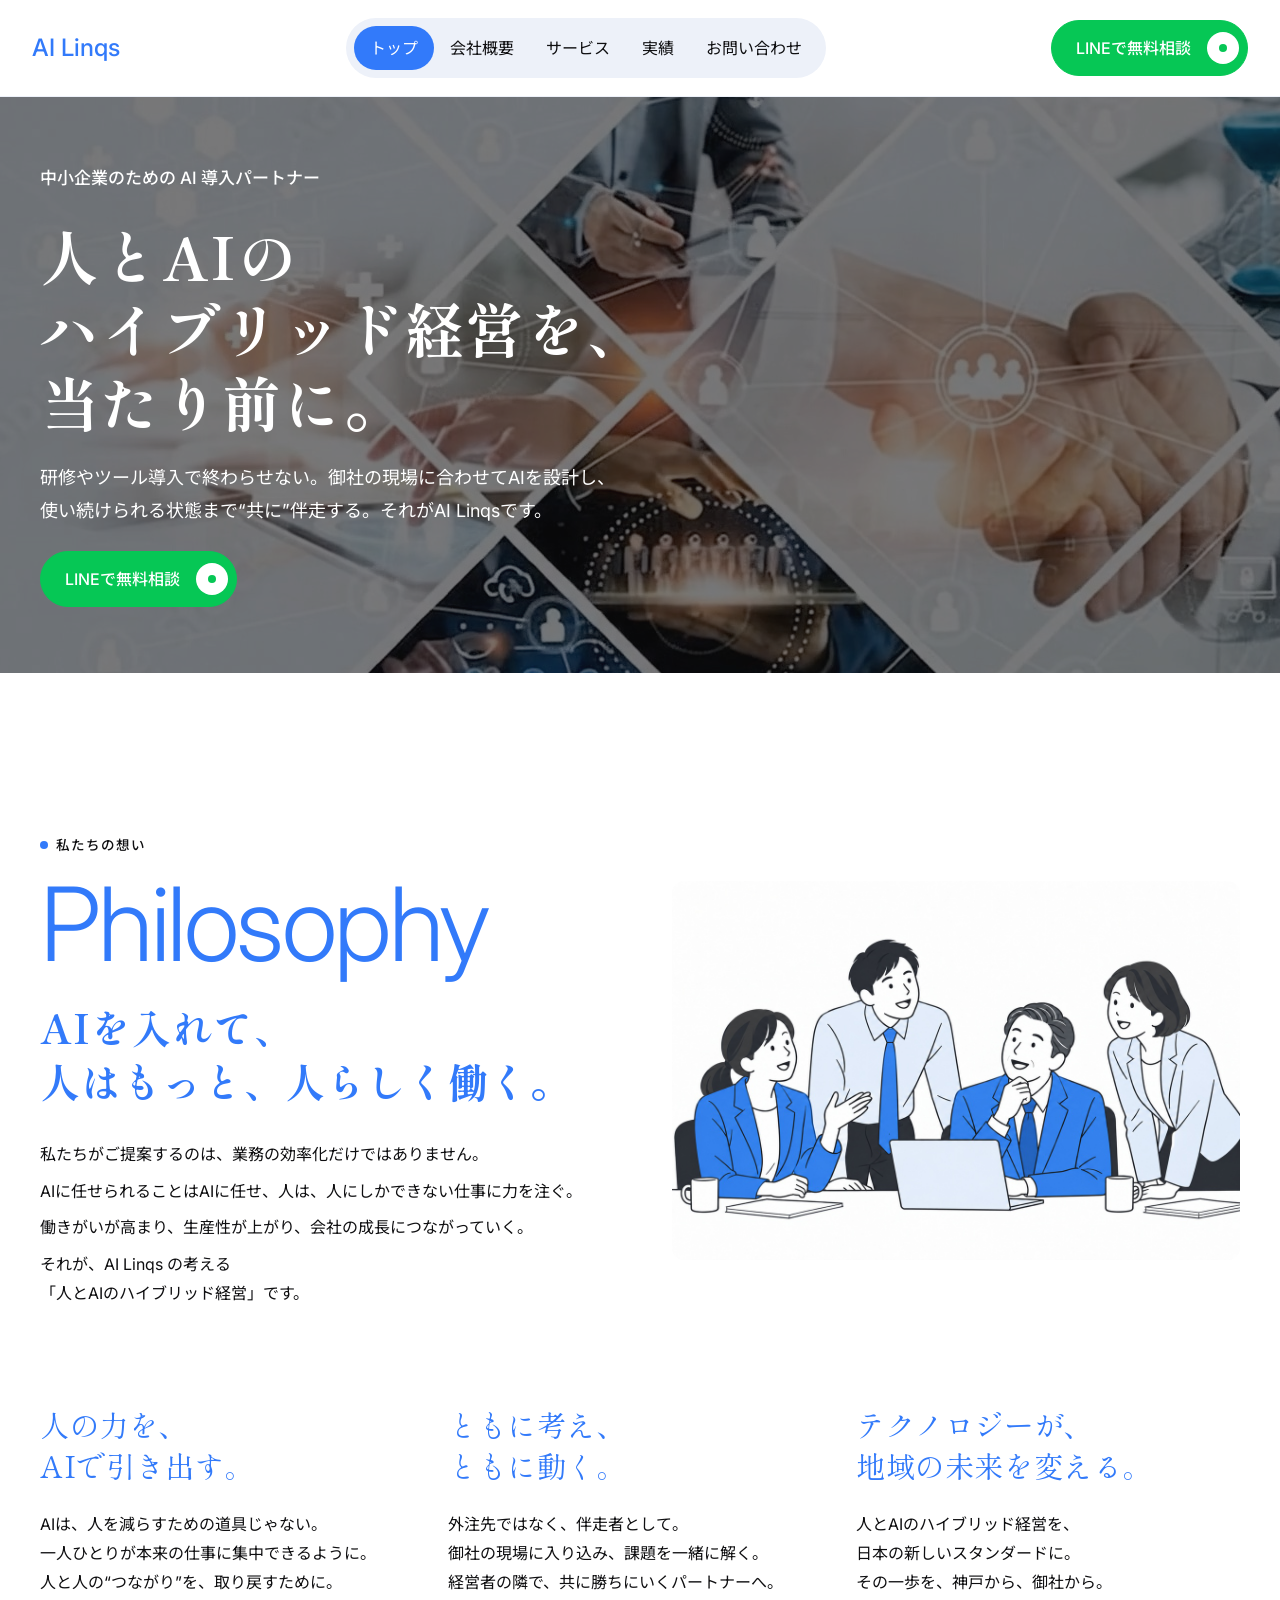
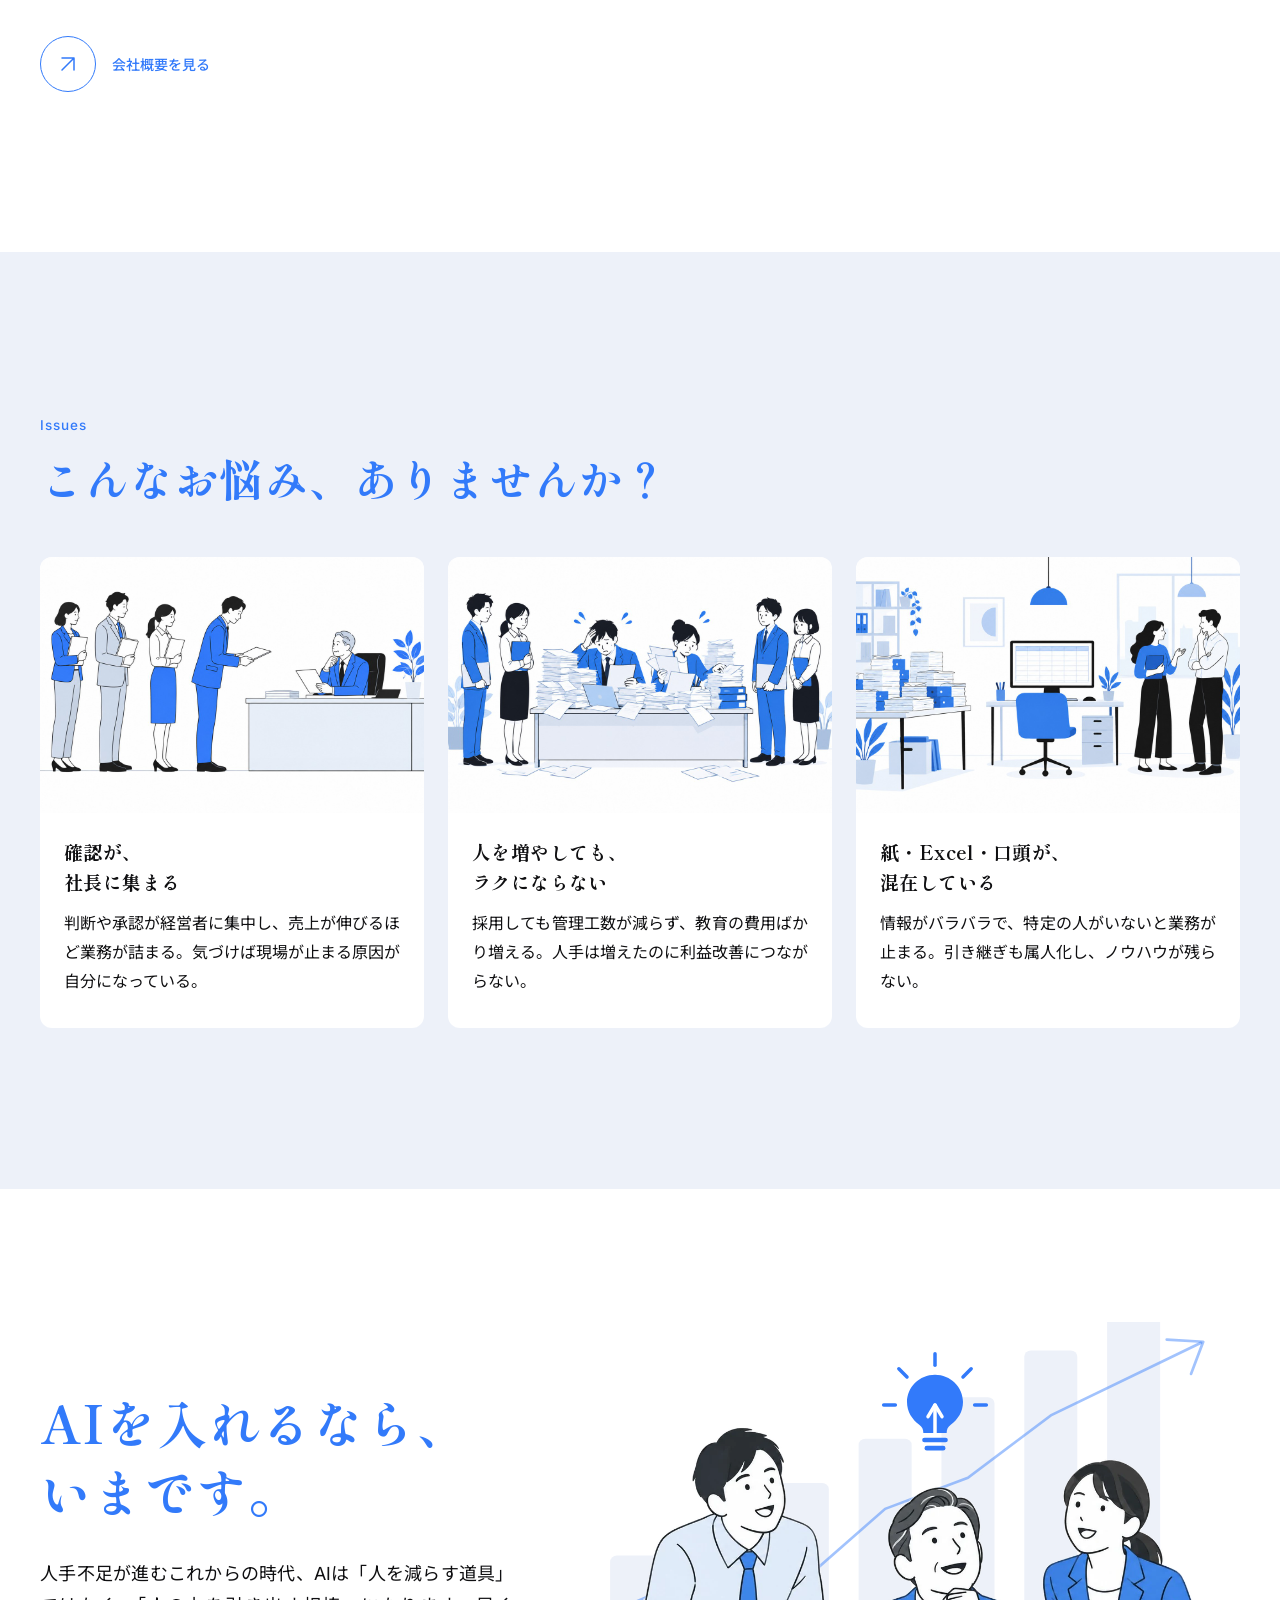
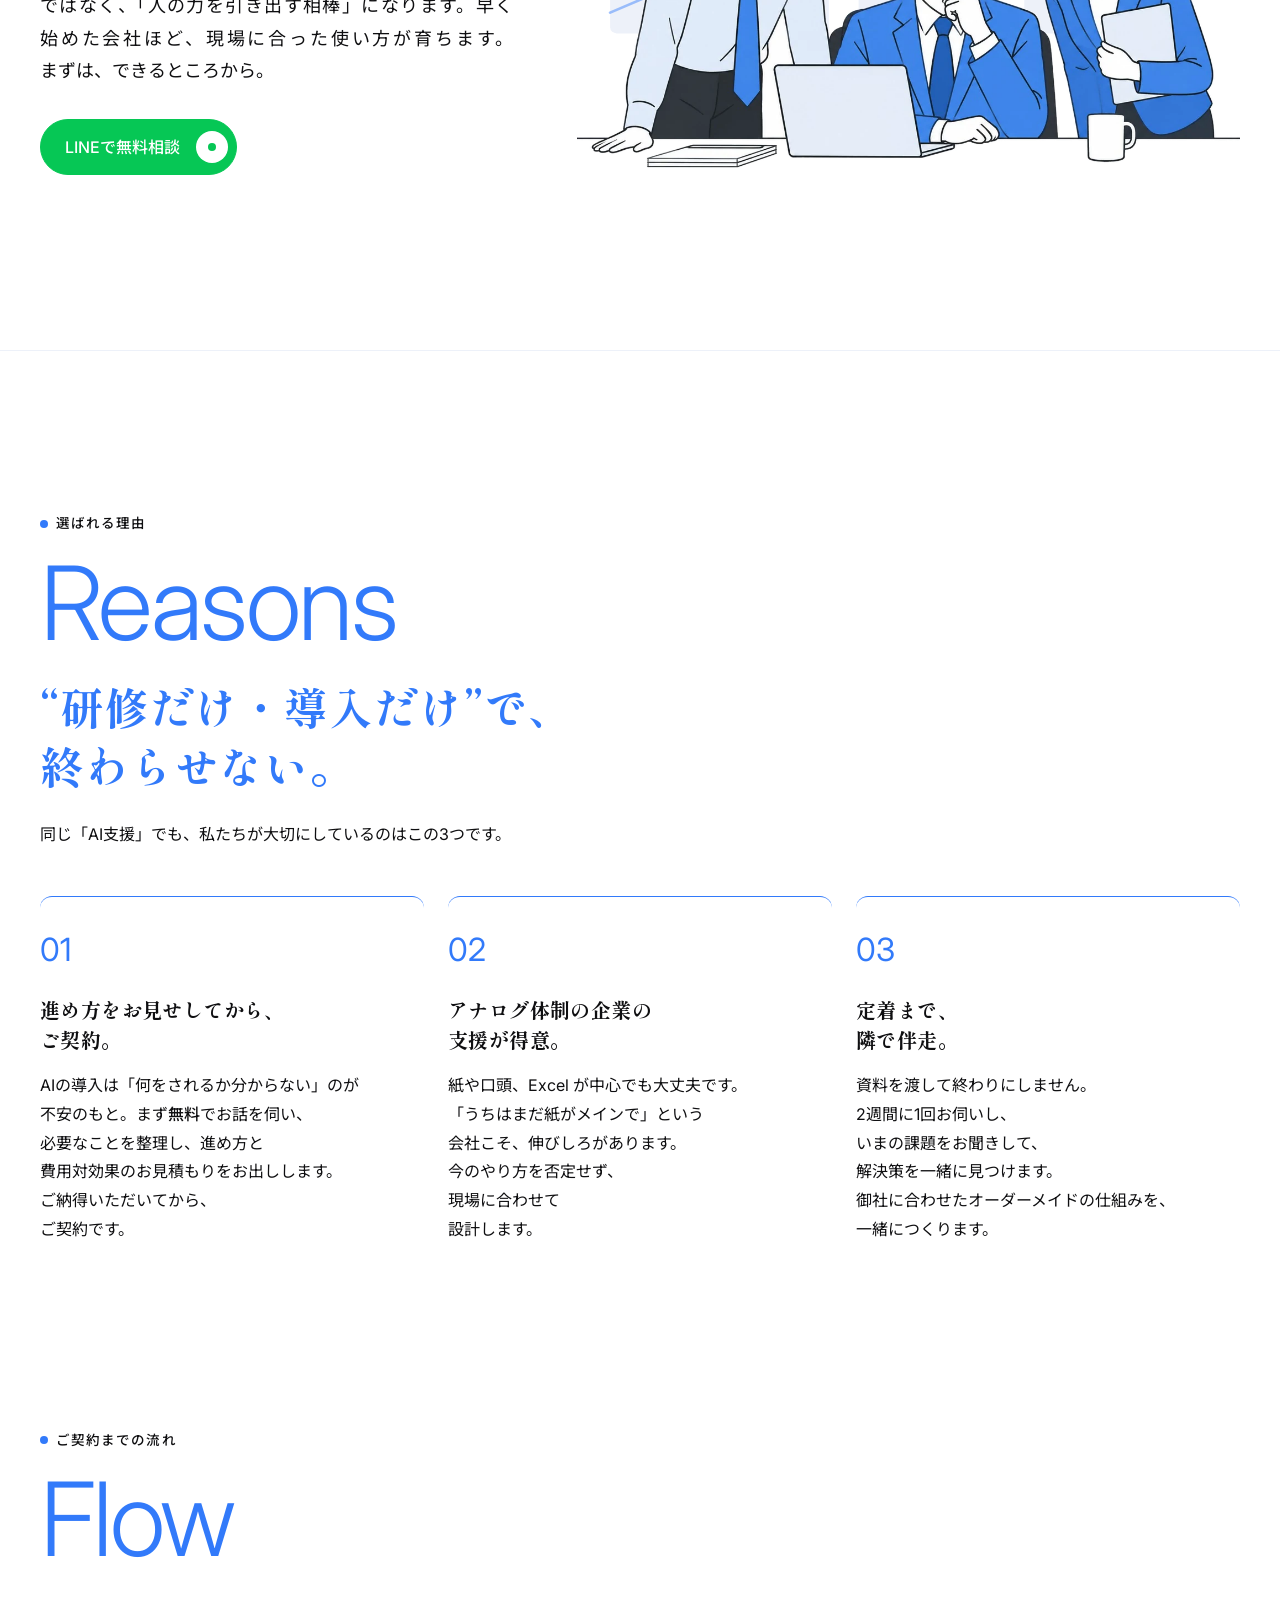
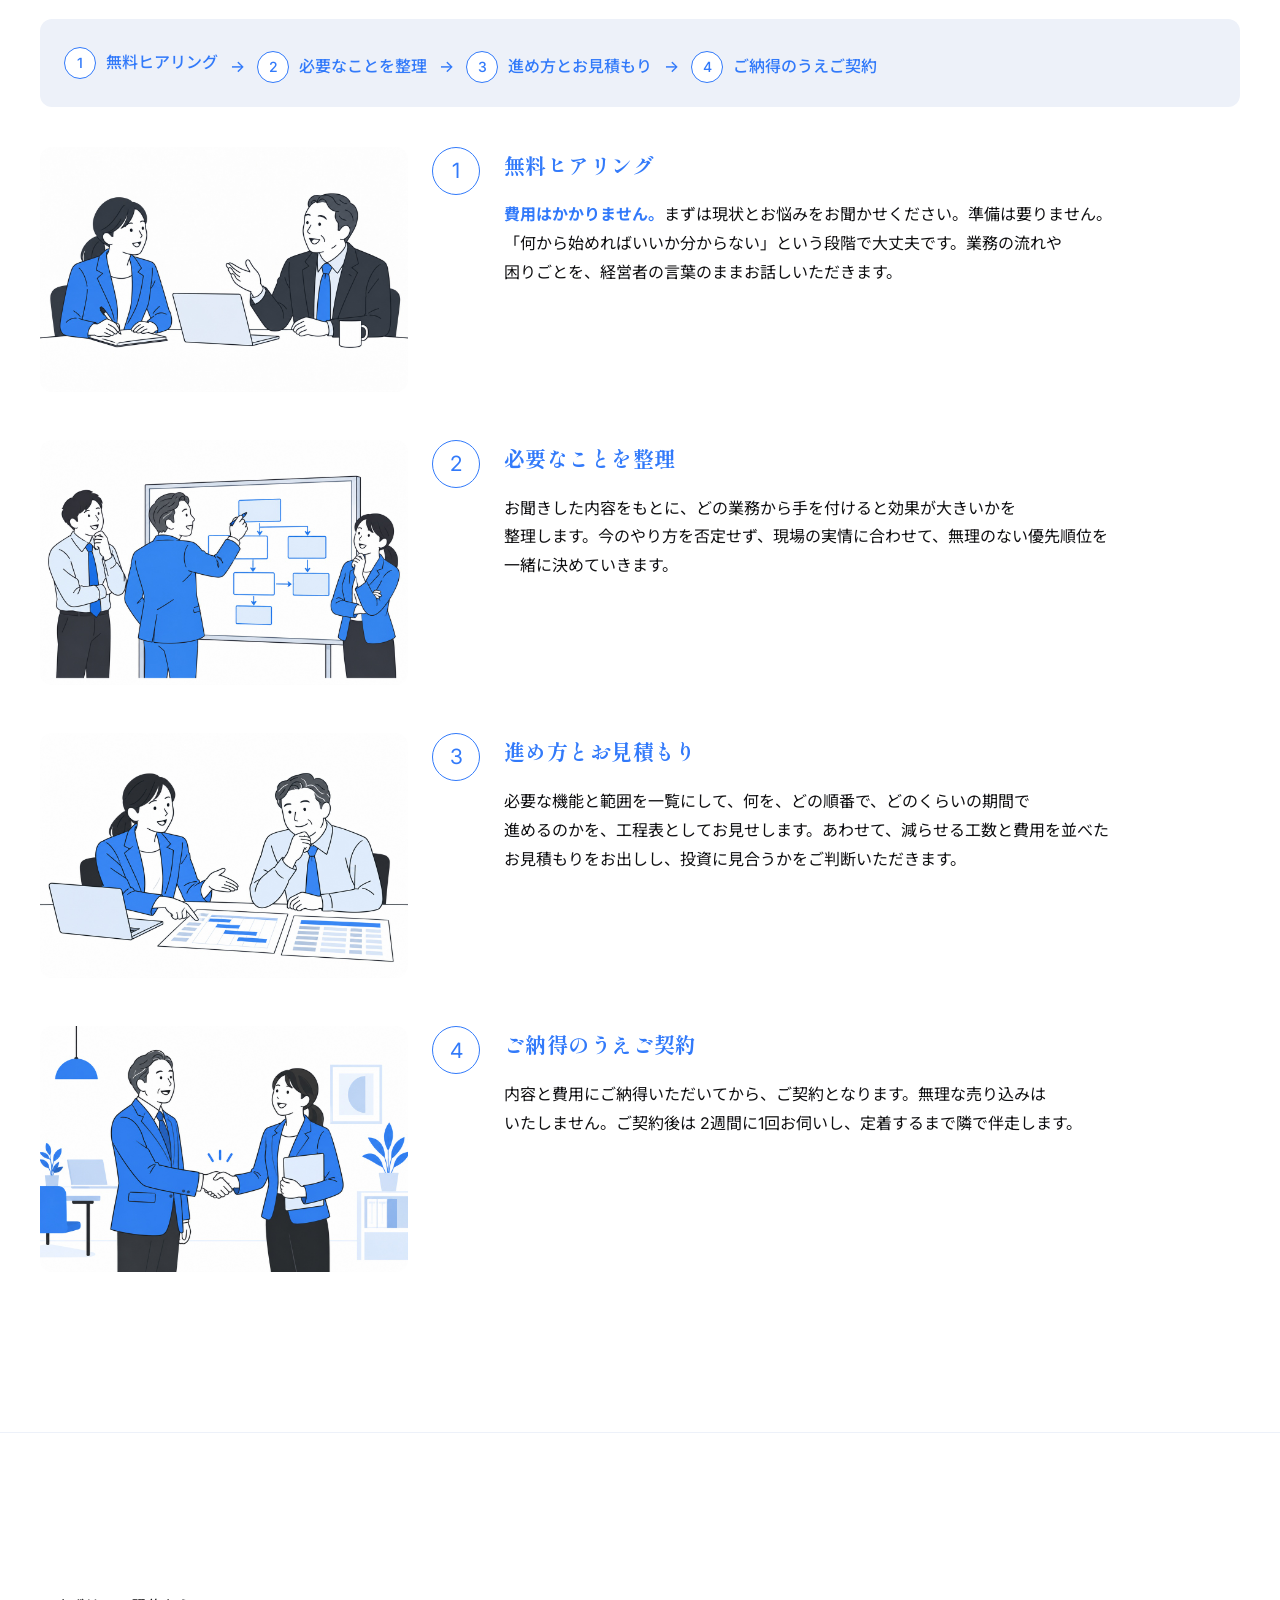
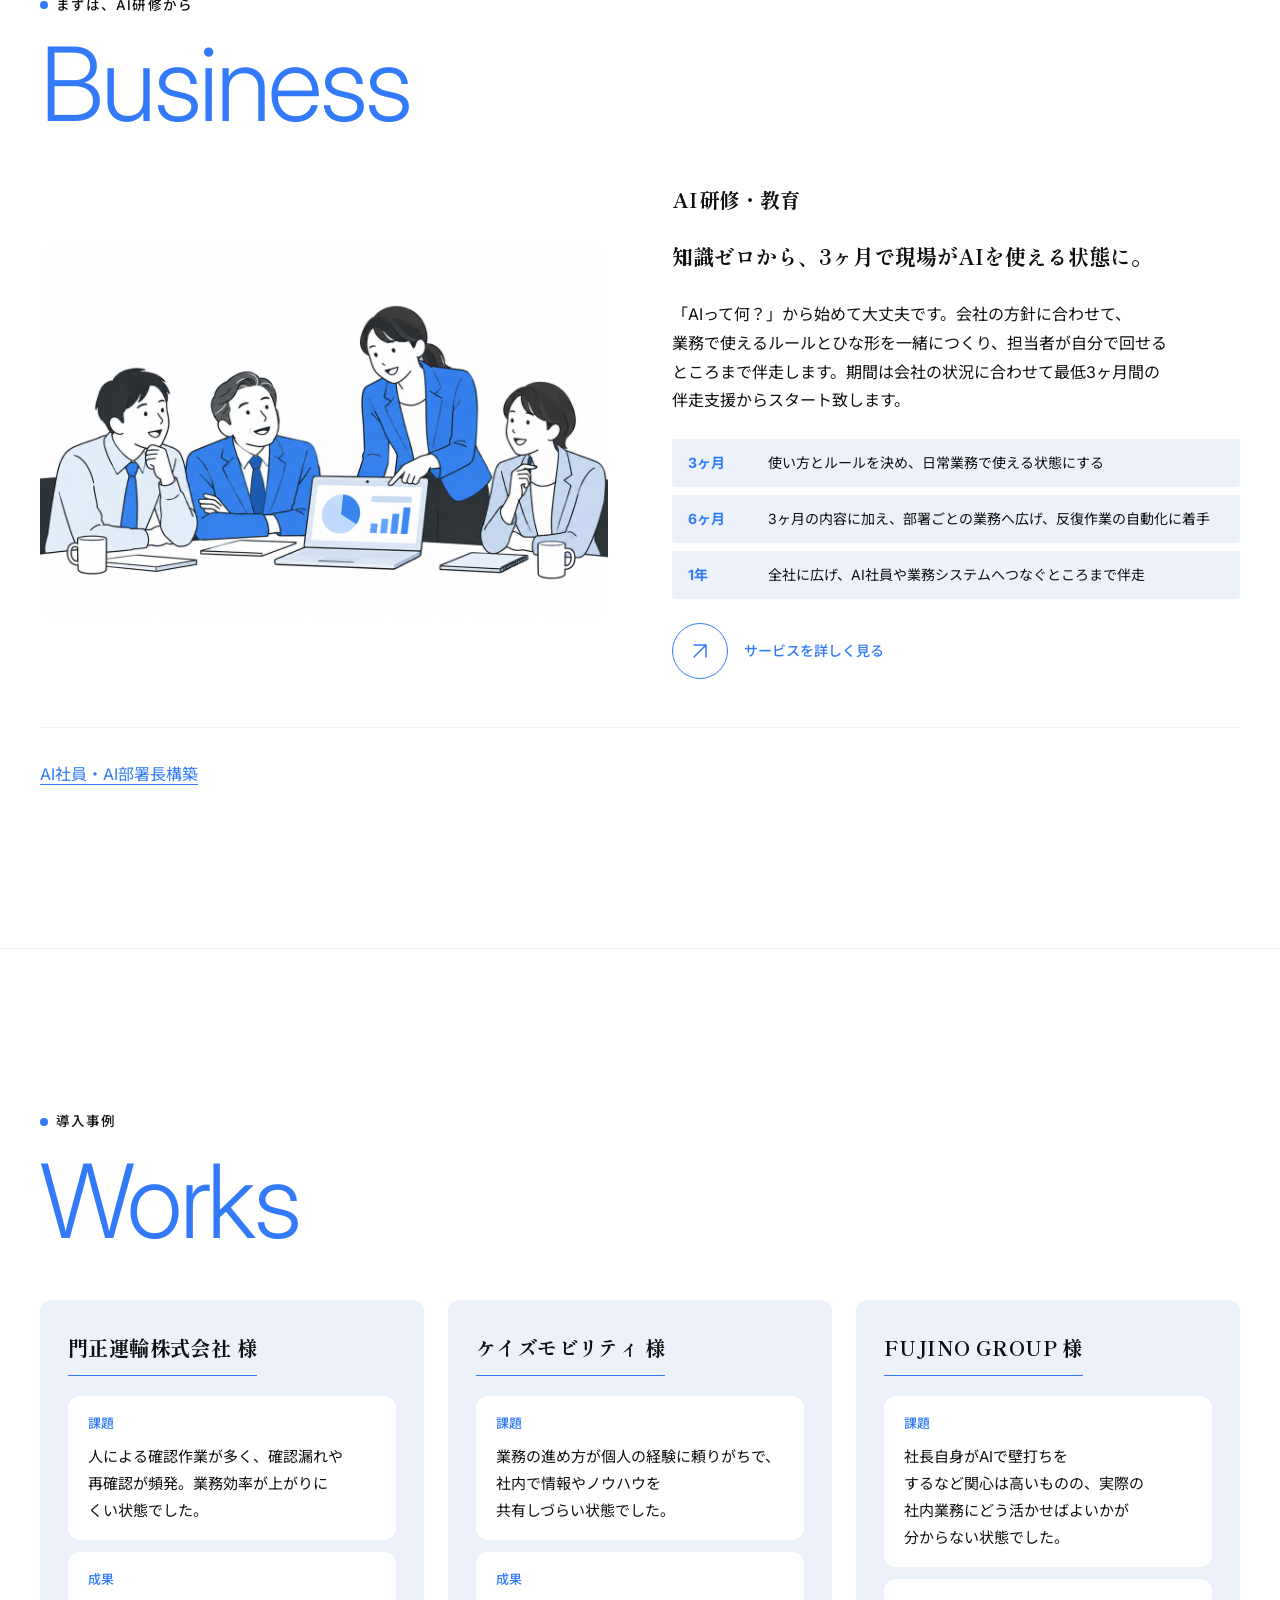
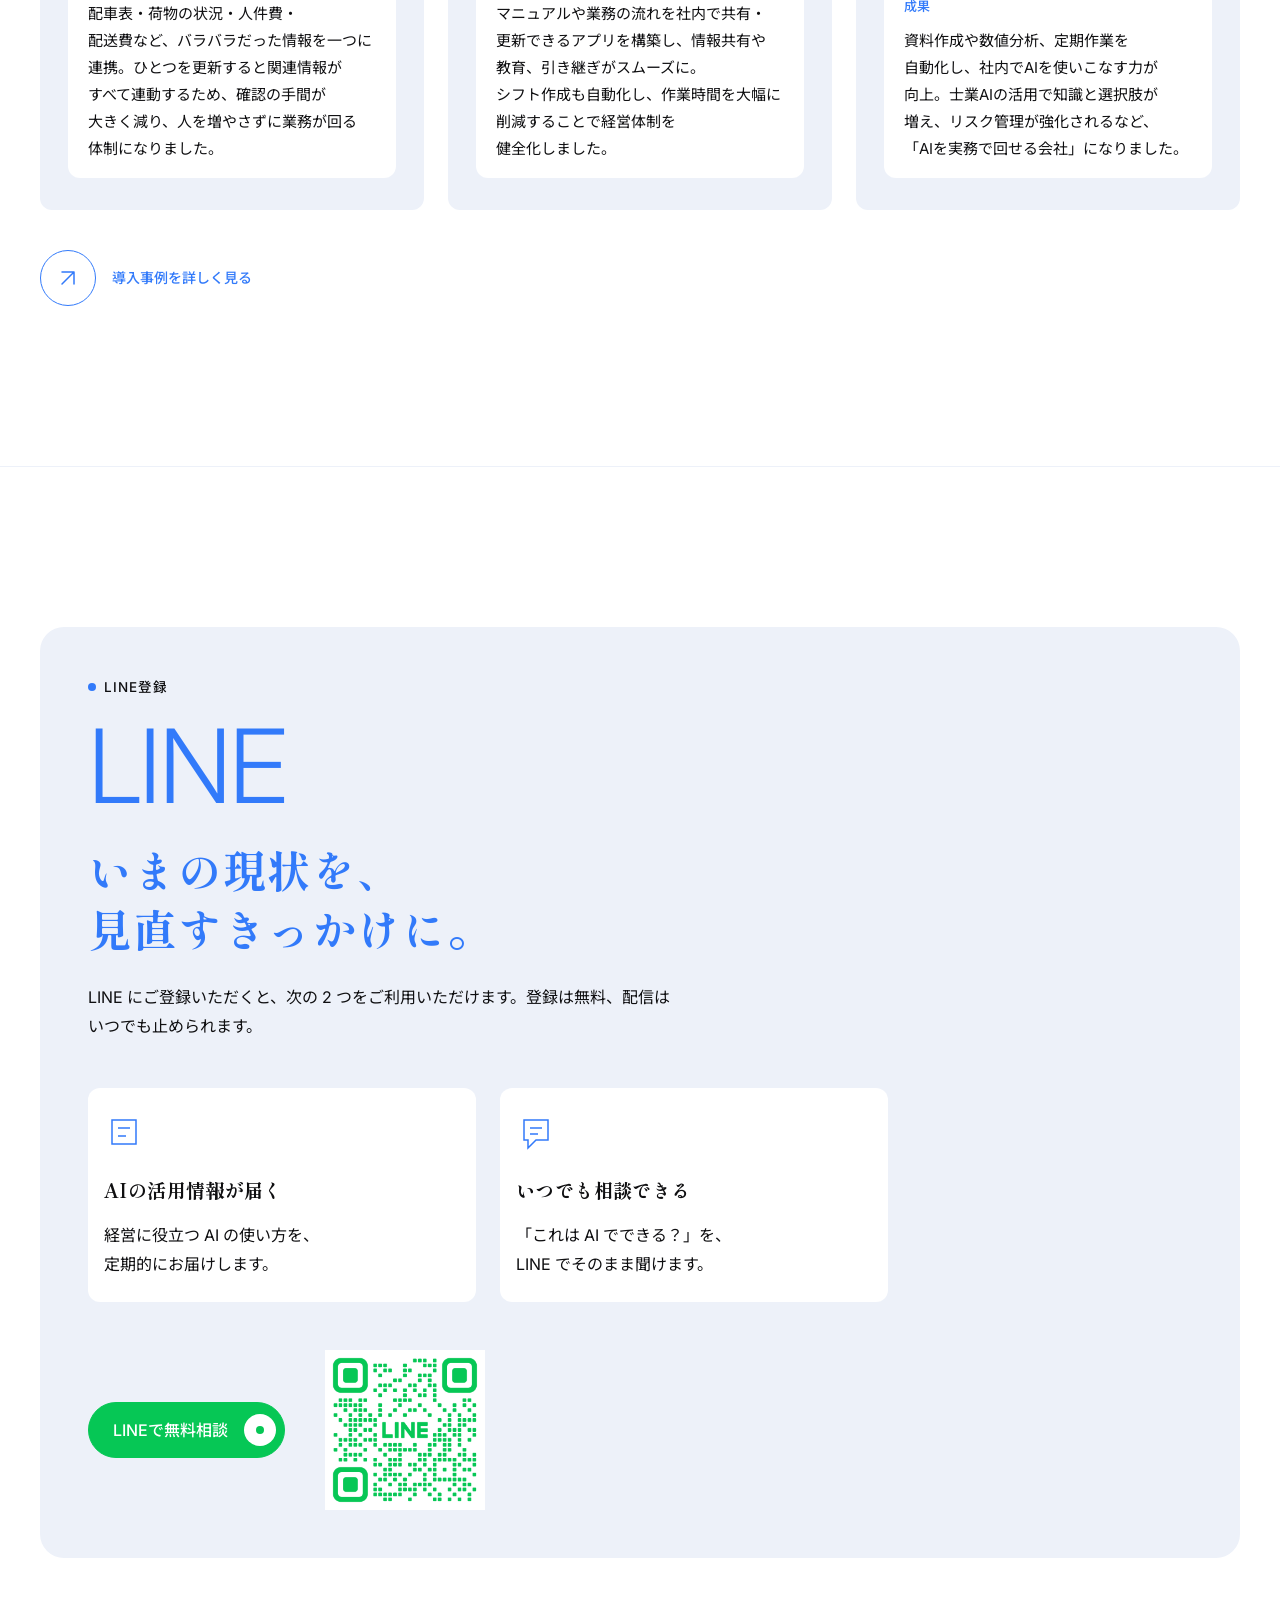
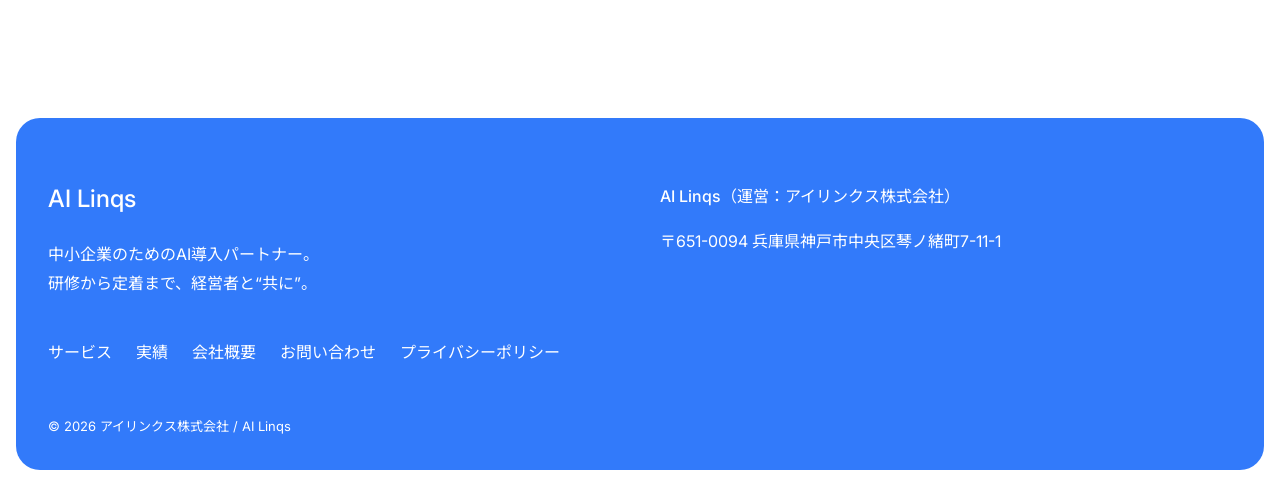
<file: index.html>
<!DOCTYPE html>
<html lang="ja"><head><meta charset="UTF-8"><meta name="viewport" content="width=device-width, initial-scale=1"><meta name="robots" content="noindex,nofollow"><meta name="theme-color" content="#FFFFFF"><title>中小企業のためのAI導入パートナー｜AI Linqs</title><meta name="description" content="研修やツール導入で終わらせない。御社の現場に合わせてAIを設計し、使い続けられる状態まで“共に”伴走する。それがAI Linqsです。"><link rel="icon" sizes="32x32" href="assets/favicon-32.png"><link rel="icon" sizes="192x192" href="assets/favicon-192.png"><link rel="apple-touch-icon" sizes="180x180" href="assets/favicon-180.png"><link rel="preconnect" href="https://fonts.googleapis.com"><link rel="preconnect" href="https://fonts.gstatic.com" crossorigin><link href="https://fonts.googleapis.com/css2?family=Inter:wght@300;400;500;600&amp;family=Noto+Sans+JP:wght@400;500&amp;family=Shippori+Mincho+B1:wght@600;700&amp;display=swap" rel="stylesheet"><link rel="stylesheet" href="css/style.css"><script src="js/main.js" defer></script></head><body><a class="skip" href="#main">本文へスキップ</a><header class="site-header"><div class="header-inner"><a class="logo" href="index.html">AI Linqs</a><nav class="pill-nav" aria-label="グローバルナビゲーション"><a href="index.html" class="is-active" aria-current="page">トップ</a><a href="about.html">会社概要</a><a href="service.html">サービス</a><a href="works.html">実績</a><a href="contact.html">お問い合わせ</a></nav><div class="header-end"><a class="btn" href="contact.html#contact" data-line-cta>LINEで無料相談<span class="btn-dot" aria-hidden="true"></span></a><button class="burger" id="burger" type="button" aria-label="メニューを開く" aria-expanded="false" aria-controls="spMenu"><span></span><span></span></button></div></div><nav class="sp-menu" id="spMenu" aria-label="スマートフォン用メニュー" hidden><a href="index.html" class="is-active" aria-current="page">トップ</a><a href="about.html">会社概要</a><a href="service.html">サービス</a><a href="works.html">実績</a><a href="contact.html">お問い合わせ</a><a class="btn" href="contact.html#contact" data-line-cta>LINEで無料相談<span class="btn-dot" aria-hidden="true"></span></a></nav><noscript><nav class="nojs-nav" aria-label="ページ一覧"><a href="index.html" class="is-active" aria-current="page">トップ</a><a href="about.html">会社概要</a><a href="service.html">サービス</a><a href="works.html">実績</a><a href="contact.html">お問い合わせ</a></nav></noscript></header><main id="main"><section id="hero" class="hero"><video class="hero-image" muted playsinline preload="metadata" poster="assets/hero-poster.jpg" aria-hidden="true"><source src="assets/hero.mp4" type="video/mp4"></video><div class="hero-inner"><div class="hero-copy"><p class="eyebrow">中小企業のための AI 導入パートナー</p><h1 class="catch"><span class="phrase">人とAIの</span><br><span class="phrase">ハイブリッド経営を、</span><br><span class="phrase">当たり前に。</span></h1><p class="lead">研修やツール導入で終わらせない。御社の現場に合わせてAIを設計し、使い続けられる状態まで“共に”伴走する。それがAI Linqsです。</p><a class="btn" href="contact.html#contact" data-line-cta>LINEで無料相談<span class="btn-dot" aria-hidden="true"></span></a></div></div></section><section id="philosophy" class="section "><div class="container"><div class="section-head"><div class="sec-title"><p class="sec-ja"><span class="dot" aria-hidden="true"></span>私たちの想い</p><h2 class="sec-en" aria-hidden="true">Philosophy</h2><h2 class="sec-h catch"><span class="phrase">AIを入れて、</span><br><span class="phrase">人はもっと、人らしく働く。</span></h2></div></div><div class="philosophy-intro"><div class="prose"><p>私たちがご提案するのは、業務の効率化だけではありません。</p><p>AIに任せられることはAIに任せ、人は、人にしかできない仕事に力を注ぐ。</p><p>働きがいが高まり、生産性が上がり、会社の成長につながっていく。</p><p>それが、AI Linqs の考える<br>「人とAIのハイブリッド経営」です。</p></div><img class="photo" src="assets/il-philosophy.jpg" alt="明るい職場で笑顔で話す社員たちのイメージ" width="1200" height="800" loading="lazy" decoding="async"></div><div class="grid3 pillars"><article class="card pillar"><div class="card-body"><h3><span class="phrase">人の力を、</span><br><span class="phrase">AIで引き出す。</span></h3><p class="card-copy"><span class="phrase">AIは、人を減らすための道具じゃない。</span><br><span class="phrase">一人ひとりが本来の仕事に集中できるように。</span><br><span class="phrase">人と人の“つながり”を、取り戻すために。</span></p></div></article><article class="card pillar"><div class="card-body"><h3><span class="phrase">ともに考え、</span><br><span class="phrase">ともに動く。</span></h3><p class="card-copy"><span class="phrase">外注先ではなく、伴走者として。</span><br><span class="phrase">御社の現場に入り込み、課題を一緒に解く。</span><br><span class="phrase">経営者の隣で、共に勝ちにいくパートナーへ。</span></p></div></article><article class="card pillar"><div class="card-body"><h3><span class="phrase">テクノロジーが、</span><br><span class="phrase">地域の未来を変える。</span></h3><p class="card-copy"><span class="phrase">人とAIのハイブリッド経営を、</span><br><span class="phrase">日本の新しいスタンダードに。</span><br><span class="phrase">その一歩を、神戸から、御社から。</span></p></div></article></div><div class="actions"><a class="btn" href="about.html"><span class="btn-ring" aria-hidden="true"><svg viewBox="0 0 24 24" fill="none" stroke="currentColor" stroke-width="1.5" stroke-linecap="round" stroke-linejoin="round"><path d="M6 18 18 6M6 6h12v12"/></svg></span>会社概要を見る</a></div></div></section><section id="issues" class="section surface-section"><div class="container"><div class="section-head"><div class="sec-title sec-title--swap"><p class="sec-en-small" aria-hidden="true">Issues</p><h2 class="sec-h">こんなお悩み、<span class="phrase">ありませんか？</span></h2></div></div><div class="grid3 issue-cards"><article class="card "><img class="photo" src="assets/issue-01.jpg" alt="" width="1200" height="800" loading="lazy" decoding="async"><div class="card-body"><h3>確認が、<br>社長に集まる</h3><p class="card-copy">判断や承認が経営者に集中し、売上が伸びるほど業務が詰まる。気づけば現場が止まる原因が自分になっている。</p></div></article><article class="card "><img class="photo" src="assets/issue-02.jpg" alt="" width="1200" height="800" loading="lazy" decoding="async"><div class="card-body"><h3>人を増やしても、<br>ラクにならない</h3><p class="card-copy">採用しても管理工数が減らず、教育の費用ばかり増える。人手は増えたのに利益改善につながらない。</p></div></article><article class="card "><img class="photo" src="assets/issue-03.jpg" alt="" width="1200" height="800" loading="lazy" decoding="async"><div class="card-body"><h3>紙・Excel・口頭が、<br>混在している</h3><p class="card-copy">情報がバラバラで、特定の人がいないと業務が止まる。引き継ぎも属人化し、ノウハウが残らない。</p></div></article></div></div></section><section id="timing" class="section "><div class="container"><div class="timing-layout"><div class="timing-copy"><div class="section-head"><div class="sec-title"><h2 class="sec-h">AIを入れるなら、<br>いまです。</h2></div></div><p class="timing-body"><span class="phrase">人手不足が進むこれからの時代、AIは「人を減らす道具」ではなく、</span><br><span class="phrase">「人の力を引き出す相棒」になります。早く始めた会社ほど、</span><br><span class="phrase">現場に合った使い方が育ちます。まずは、できるところから。</span></p><div class="actions"><a class="btn" href="contact.html#contact" data-line-cta>LINEで無料相談<span class="btn-dot" aria-hidden="true"></span></a></div></div><div class="timing-visual"><svg class="timing-graph" viewBox="0 0 1200 800" preserveAspectRatio="none" aria-hidden="true"><g fill="#EDF1F9"><rect class="g-bar" style="--i:0" x="60" y="450" width="96" height="150" rx="12"/><rect class="g-bar" style="--i:1" x="210" y="385" width="96" height="215" rx="12"/><rect class="g-bar" style="--i:2" x="360" y="310" width="96" height="290" rx="12"/><rect class="g-bar" style="--i:3" x="510" y="225" width="96" height="375" rx="12"/><rect class="g-bar" style="--i:4" x="660" y="145" width="96" height="455" rx="12"/><rect class="g-bar" style="--i:5" x="810" y="55" width="96" height="545" rx="12"/><rect class="g-bar" style="--i:6" x="960" y="-40" width="96" height="640" rx="12"/></g><path class="g-line" pathLength="1" d="M60 560 L258 470 L408 500 L558 360 L708 300 L858 180 L1130 40" fill="none" stroke="#327AFA" stroke-width="5" stroke-linecap="round" stroke-linejoin="round"/><path class="g-arrow" d="M1068 34 L1134 38 L1112 100" fill="none" stroke="#327AFA" stroke-width="5" stroke-linecap="round" stroke-linejoin="round"/></svg><img class="photo" src="assets/timing-cut.webp" alt="机の前でひらめいた表情で顔を上げる経営者と、隣の社員" width="1200" height="800" loading="lazy" decoding="async"><span class="timing-mark" aria-hidden="true"><svg viewBox="0 0 96 96" fill="none" stroke-linecap="round" stroke-linejoin="round"><g class="bulb-rays" stroke="currentColor" stroke-width="3"><path d="M48 4v10"/><path d="M17 17l7 7"/><path d="M79 17l-7 7"/><path d="M4 48h10"/><path d="M82 48h10"/></g><path class="bulb-glass" d="M48 22c-13.300 0-24 10.500-24 23.500 0 8.500 4.500 15 10.500 19.500 2.500 1.900 3.500 4 3.500 7h20c0-3 1-5.100 3.500-7C67.500 60.500 72 54 72 45.500 72 32.500 61.300 22 48 22Z" fill="currentColor"/><path d="M42 58l6-10 6 10" stroke="#FFFFFF" stroke-width="3"/><path d="M48 48v24" stroke="#FFFFFF" stroke-width="3"/><path d="M39 78h18M41 85h14" stroke="currentColor" stroke-width="4"/></svg></span></div></div></div></section><section id="reasons" class="section "><div class="container"><div class="section-head"><div class="sec-title"><p class="sec-ja"><span class="dot" aria-hidden="true"></span>選ばれる理由</p><h2 class="sec-en" aria-hidden="true">Reasons</h2><h2 class="sec-h">“研修だけ・導入だけ”で、<br><span class="phrase">終わらせない。</span></h2></div><p class="lead">同じ「AI支援」でも、私たちが大切にしているのはこの3つです。</p></div><div class="grid3 reason-cards"><article class="card "><div class="card-body"><p class="eyebrow">01</p><h3>進め方をお見せしてから、<br>ご契約。</h3><p class="card-copy"><span class="phrase">AIの導入は「何をされるか分からない」のが</span><br><span class="phrase">不安のもと。まず<strong>無料</strong>でお話を伺い、</span><br><span class="phrase">必要なことを整理し、進め方と</span><br><span class="phrase">費用対効果のお見積もりをお出しします。</span><br><span class="phrase">ご納得いただいてから、</span><br><span class="phrase">ご契約です。</span></p></div></article><article class="card "><div class="card-body"><p class="eyebrow">02</p><h3>アナログ体制の企業の<br>支援が得意。</h3><p class="card-copy"><span class="phrase">紙や口頭、Excel が中心でも大丈夫です。</span><br><span class="phrase">「うちはまだ紙がメインで」という</span><br><span class="phrase">会社こそ、伸びしろがあります。</span><br><span class="phrase">今のやり方を否定せず、</span><br><span class="phrase">現場に合わせて</span><br><span class="phrase">設計します。</span></p></div></article><article class="card "><div class="card-body"><p class="eyebrow">03</p><h3>定着まで、<br>隣で伴走。</h3><p class="card-copy"><span class="phrase">資料を渡して終わりにしません。</span><br><span class="phrase">2週間に1回お伺いし、</span><br><span class="phrase">いまの課題をお聞きして、</span><br><span class="phrase">解決策を一緒に見つけます。</span><br><span class="phrase">御社に合わせたオーダーメイドの仕組みを、</span><br><span class="phrase">一緒につくります。</span></p></div></article></div><div class="contract-flow"><div class="section-head"><div class="sec-title"><h2 class="sec-ja"><span class="dot" aria-hidden="true"></span>ご契約までの流れ</h2><h2 class="sec-en" aria-hidden="true">Flow</h2></div></div><ol class="flow-chart" aria-label="ご契約までの流れ（要約）"><li><span class="flow-no">1</span><span class="flow-label">無料ヒアリング</span></li><li class="flow-arrow" aria-hidden="true">→</li><li><span class="flow-no">2</span><span class="flow-label">必要なことを整理</span></li><li class="flow-arrow" aria-hidden="true">→</li><li><span class="flow-no">3</span><span class="flow-label">進め方とお見積もり</span></li><li class="flow-arrow" aria-hidden="true">→</li><li class="is-goal"><span class="flow-no">4</span><span class="flow-label">ご納得のうえご契約</span></li></ol><ol class="contract-steps"><li><img class="photo" src="assets/il-step-01.jpg" alt="応接スペースで経営者の話を聞く担当者" width="1200" height="800" loading="lazy" decoding="async"><span class="step-number" aria-hidden="true">1</span><div class="contract-copy"><h4>無料ヒアリング</h4><p><strong class="em">費用はかかりません。</strong>まずは現状とお悩みをお聞かせください。準備は要りません。「何から始めればいいか分からない」という段階で大丈夫です。業務の流れや困りごとを、経営者の言葉のままお話しいただきます。</p></div></li><li><img class="photo" src="assets/il-step-02.jpg" alt="業務の流れを紙とホワイトボードで整理する社員たち" width="1200" height="800" loading="lazy" decoding="async"><span class="step-number" aria-hidden="true">2</span><div class="contract-copy"><h4>必要なことを整理</h4><p>お聞きした内容をもとに、どの業務から手を付けると効果が大きいかを整理します。今のやり方を否定せず、現場の実情に合わせて、無理のない優先順位を一緒に決めていきます。</p></div></li><li><img class="photo" src="assets/il-step-03.jpg" alt="机に広げた工程表と見積もりを説明する担当者" width="1200" height="800" loading="lazy" decoding="async"><span class="step-number" aria-hidden="true">3</span><div class="contract-copy"><h4>進め方とお見積もり</h4><p>必要な機能と範囲を一覧にして、何を、どの順番で、どのくらいの期間で進めるのかを、工程表としてお見せします。あわせて、減らせる工数と費用を並べたお見積もりをお出しし、投資に見合うかをご判断いただきます。</p></div></li><li><img class="photo" src="assets/il-step-04.jpg" alt="笑顔で契約書類を交わす経営者と担当者" width="1200" height="800" loading="lazy" decoding="async"><span class="step-number" aria-hidden="true">4</span><div class="contract-copy"><h4>ご納得のうえご契約</h4><p>内容と費用にご納得いただいてから、ご契約となります。無理な売り込みはいたしません。ご契約後は 2週間に1回お伺いし、定着するまで隣で伴走します。</p></div></li></ol></div></div></section><section id="service" class="section"><div class="container"><div class="section-head"><div class="sec-title"><h2 class="sec-ja"><span class="dot" aria-hidden="true"></span>まずは、AI研修から</h2><h2 class="sec-en" aria-hidden="true">Business</h2></div></div><div class="service-feature"><img class="photo" src="assets/il-service-training.jpg" width="1200" height="800" loading="lazy" decoding="async" alt=""><div class="service-copy"><h3>AI研修・教育</h3><p class="service-promise">知識ゼロから、3ヶ月で現場がAIを使える状態に。</p><p>「AIって何？」から始めて大丈夫です。会社の方針に合わせて、業務で使えるルールとひな形を一緒につくり、担当者が自分で回せるところまで伴走します。期間は会社の状況に合わせて最低3ヶ月間の伴走支援からスタート致します。</p><ul class="period-plans" aria-label="期間と内容"><li><b>3ヶ月</b><span>使い方とルールを決め、日常業務で使える状態にする</span></li><li><b>6ヶ月</b><span>3ヶ月の内容に加え、部署ごとの業務へ広げ、反復作業の自動化に着手</span></li><li><b>1年</b><span>全社に広げ、AI社員や業務システムへつなぐところまで伴走</span></li></ul><a class="btn" href="service.html#front"><span class="btn-ring" aria-hidden="true"><svg viewBox="0 0 24 24" fill="none" stroke="currentColor" stroke-width="1.5" stroke-linecap="round" stroke-linejoin="round"><path d="M6 18 18 6M6 6h12v12"/></svg></span>サービスを詳しく見る</a></div></div><ul class="service-links"><li><a href="service.html#aistaff">AI社員・AI部署長構築</a></li></ul></div></section><section id="works" class="section "><div class="container"><div class="section-head"><div class="sec-title"><h2 class="sec-ja"><span class="dot" aria-hidden="true"></span>導入事例</h2><h2 class="sec-en" aria-hidden="true">Works</h2></div></div><div class="grid3 case-cards"><article class="card "><!-- 実写が届いたら差し込み：<img class="photo" src="assets/case-01.jpg" alt="" width="1200" height="800" loading="lazy" decoding="async"> --><div class="card-body"><h3>門正運輸株式会社 様</h3><dl class="case"><div><dt>課題</dt><dd>人による確認作業が多く、確認漏れや再確認が頻発。業務効率が上がりにくい状態でした。</dd></div><div><dt>成果</dt><dd>配車表・荷物の状況・人件費・配送費など、バラバラだった情報を一つに連携。ひとつを更新すると関連情報がすべて連動するため、確認の手間が大きく減り、人を増やさずに業務が回る体制になりました。</dd></div></dl></div></article><article class="card "><!-- 実写が届いたら差し込み：<img class="photo" src="assets/case-02.jpg" alt="" width="1200" height="800" loading="lazy" decoding="async"> --><div class="card-body"><h3>ケイズモビリティ 様</h3><dl class="case"><div><dt>課題</dt><dd>業務の進め方が個人の経験に頼りがちで、社内で情報やノウハウを共有しづらい状態でした。</dd></div><div><dt>成果</dt><dd>マニュアルや業務の流れを社内で共有・更新できるアプリを構築し、情報共有や教育、引き継ぎがスムーズに。シフト作成も自動化し、作業時間を大幅に削減することで経営体制を健全化しました。</dd></div></dl></div></article><article class="card "><!-- 実写が届いたら差し込み：<img class="photo" src="assets/case-03.jpg" alt="" width="1200" height="800" loading="lazy" decoding="async"> --><div class="card-body"><h3>FUJINO GROUP 様</h3><dl class="case"><div><dt>課題</dt><dd>社長自身がAIで壁打ちをするなど関心は高いものの、実際の社内業務にどう活かせばよいかが分からない状態でした。</dd></div><div><dt>成果</dt><dd>資料作成や数値分析、定期作業を自動化し、社内でAIを使いこなす力が向上。士業AIの活用で知識と選択肢が増え、リスク管理が強化されるなど、「AIを実務で回せる会社」になりました。</dd></div></dl></div></article></div><div class="actions"><a class="btn" href="works.html"><span class="btn-ring" aria-hidden="true"><svg viewBox="0 0 24 24" fill="none" stroke="currentColor" stroke-width="1.5" stroke-linecap="round" stroke-linejoin="round"><path d="M6 18 18 6M6 6h12v12"/></svg></span>導入事例を詳しく見る</a></div></div></section><section id="line" class="section "><div class="container"><div class="line-frame"><div class="section-head"><div class="sec-title"><p class="sec-ja"><span class="dot" aria-hidden="true"></span>LINE登録</p><h2 class="sec-en" aria-hidden="true">LINE</h2><h2 class="sec-h">いまの現状を、<br><span class="phrase">見直すきっかけに。</span></h2></div><p class="lead">LINE にご登録いただくと、次の 2 つをご利用いただけます。登録は無料、配信はいつでも止められます。</p></div><div class="grid3 benefits"><article class="card "><svg class="line-icon" viewBox="0 0 40 40" aria-hidden="true"><path d="M8 8h24v24H8z M14 16h12 M14 24h8"/></svg><div class="card-body"><h3>AIの活用情報が届く</h3><p class="card-copy"><span class="phrase">経営に役立つ AI の使い方を、</span><br><span class="phrase">定期的にお届けします。</span></p></div></article><article class="card "><svg class="line-icon" viewBox="0 0 40 40" aria-hidden="true"><path d="M8 8h24v20H20l-8 8v-8H8z M14 16h12 M14 22h8"/></svg><div class="card-body"><h3>いつでも相談できる</h3><p class="card-copy"><span class="phrase">「これは AI でできる？」を、</span><br><span class="phrase">LINE でそのまま聞けます。</span></p></div></article></div><div class="line-action"><a class="btn" href="contact.html#contact" data-line-cta>LINEで無料相談<span class="btn-dot" aria-hidden="true"></span></a><img class="qr pc-only" src="assets/line-qr.png" alt="LINE友だち追加QRコード" width="160" height="160"></div></div></div></section></main><footer class="footer">
  <div class="container">
    <div class="footer__grid">
      <div>
        <a href="index.html" class="logo" aria-label="AI Linqs トップへ"><span class="logo__ai">AI</span> Linqs</a>
        <p class="footer__desc">中小企業のためのAI導入パートナー。<br>研修から定着まで、経営者と“共に”。</p>
      </div>
      <div>
        <p><strong>AI Linqs</strong>（運営：アイリンクス株式会社）</p>
        <p>〒651-0094 兵庫県神戸市中央区琴ノ緒町7-11-1</p>
      </div>
      <nav class="footer__nav" aria-label="フッターナビゲーション">
        <ul>
          <li><a href="service.html">サービス</a></li>
          <li><a href="works.html">実績</a></li>
          <li><a href="about.html">会社概要</a></li>
          <li><a href="contact.html">お問い合わせ</a></li>
          <li><a href="privacy.html">プライバシーポリシー</a></li>
        </ul>
      </nav>
    </div>
    <p class="footer__copy">&copy; 2026 アイリンクス株式会社 / AI Linqs</p>
  </div>
</footer><div class="sticky-cta" id="stickyCta" hidden><a class="btn" href="contact.html#contact" data-line-cta>LINEで無料相談<span class="btn-dot" aria-hidden="true"></span></a></div><div class="test-badge" id="testBadge" hidden>テスト版 v5</div></body></html>
</file>
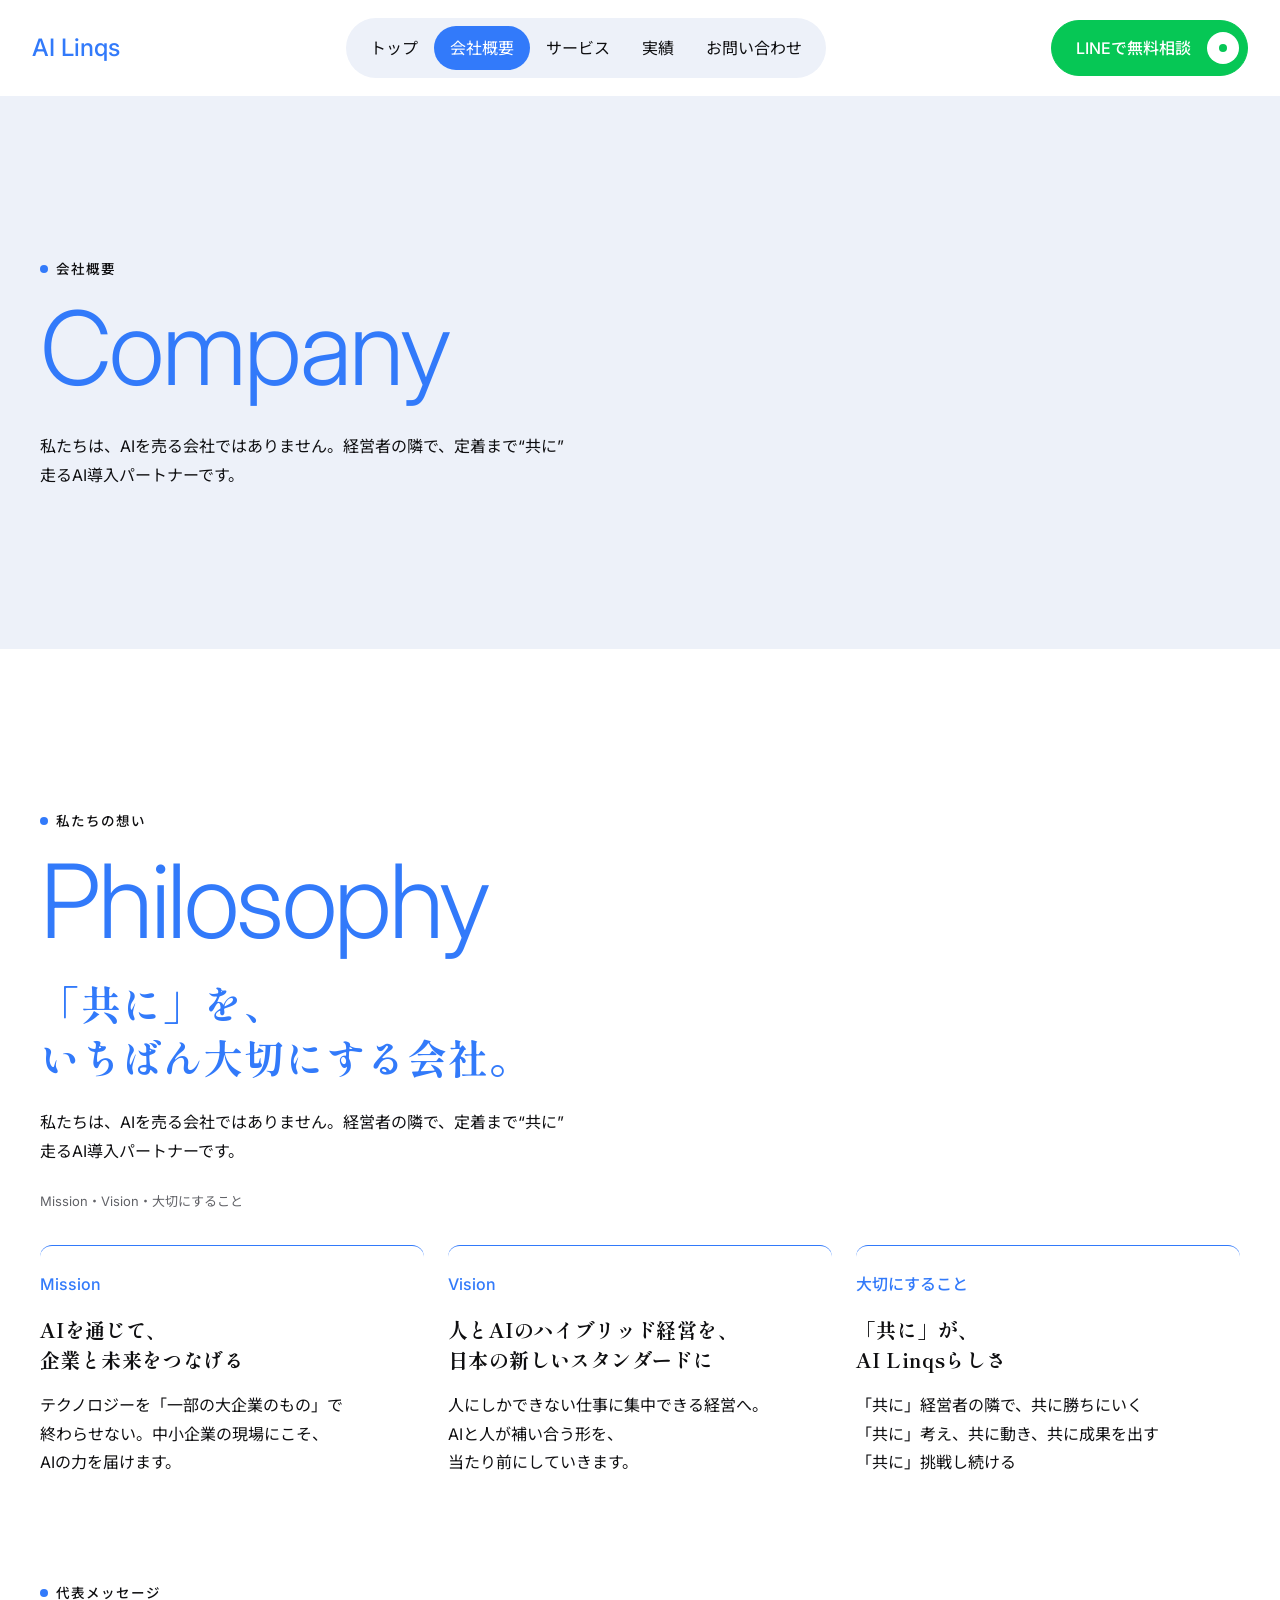
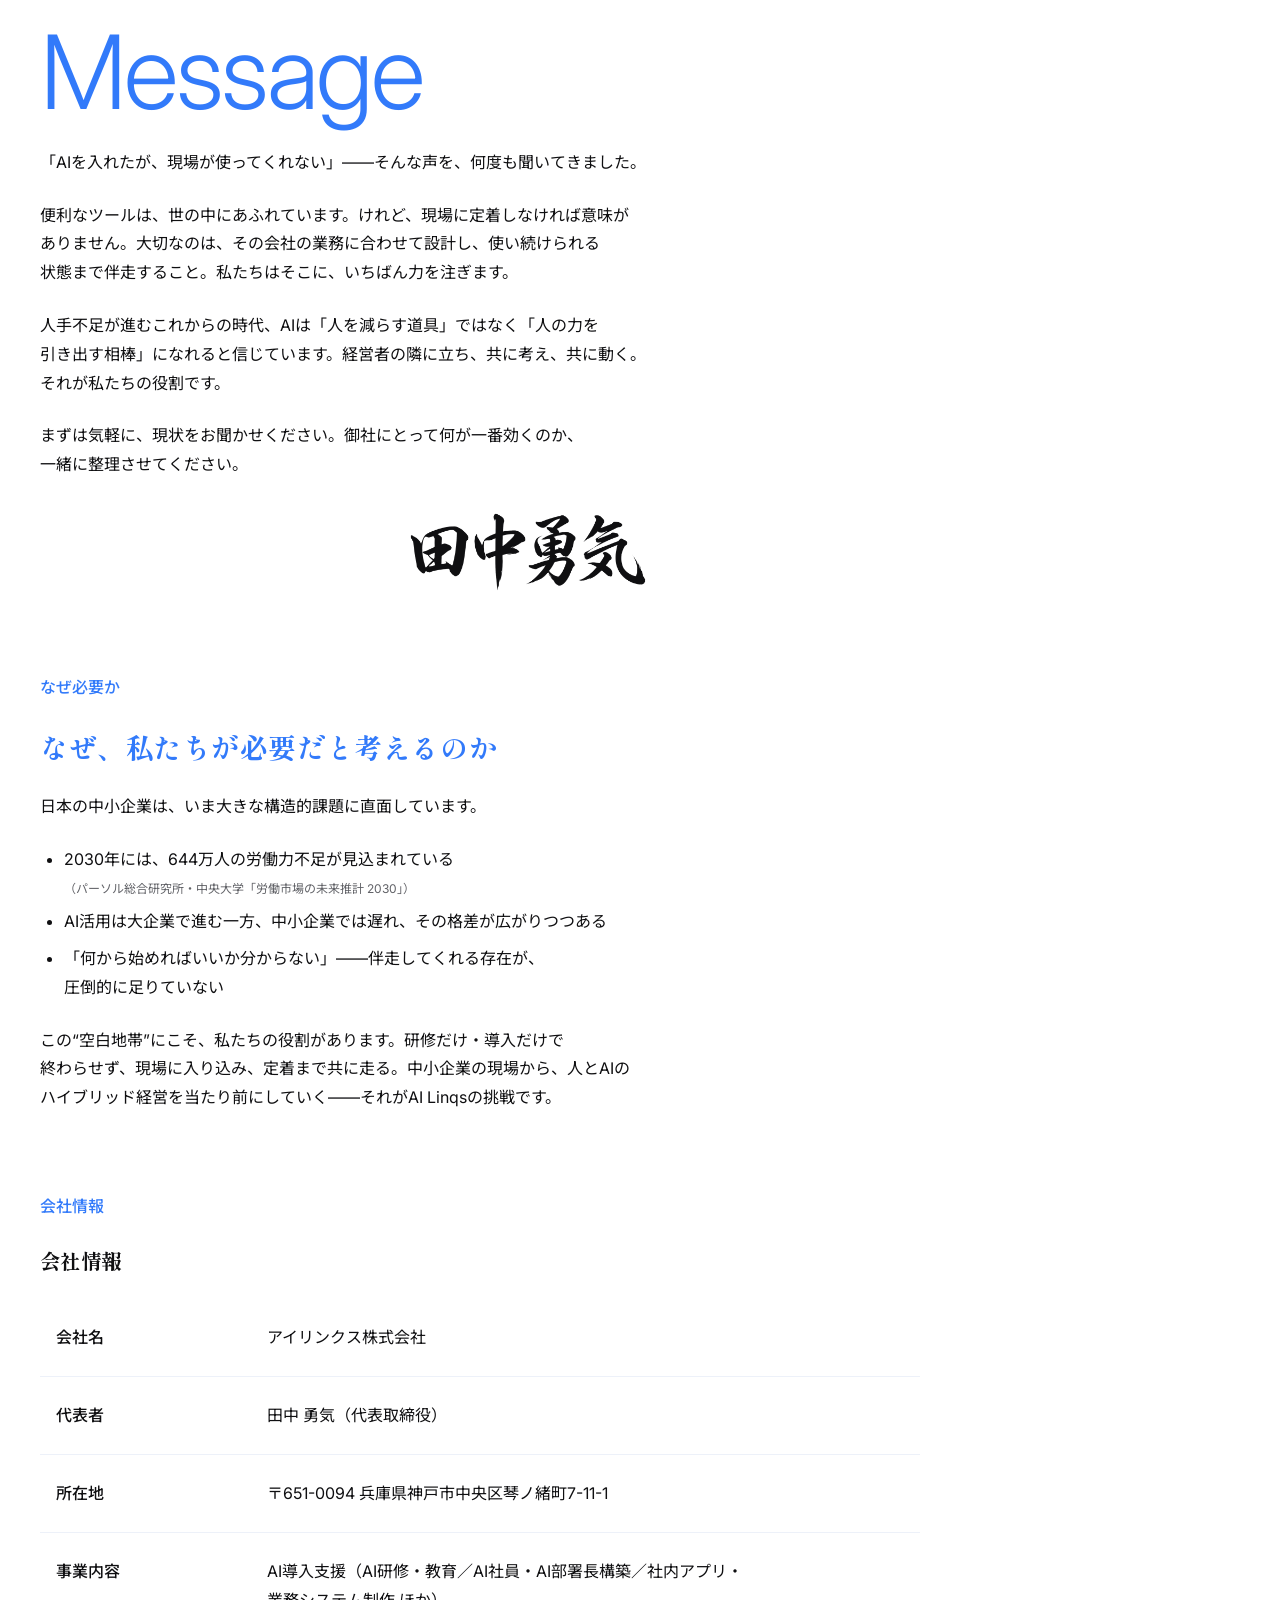
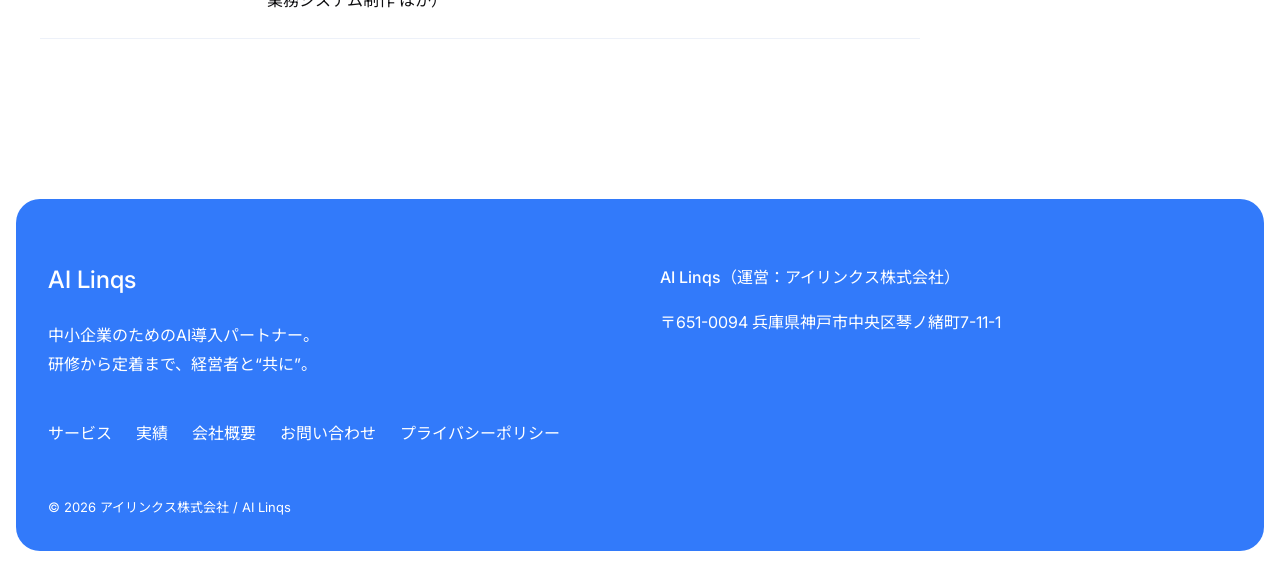
<file: about.html>
<!DOCTYPE html>
<html lang="ja"><head><meta charset="UTF-8"><meta name="viewport" content="width=device-width, initial-scale=1"><meta name="robots" content="noindex,nofollow"><meta name="theme-color" content="#FFFFFF"><title>会社概要｜AI Linqs</title><meta name="description" content="私たちは、AIを売る会社ではありません。経営者の隣で、定着まで“共に”走るAI導入パートナーです。"><link rel="icon" sizes="32x32" href="assets/favicon-32.png"><link rel="icon" sizes="192x192" href="assets/favicon-192.png"><link rel="apple-touch-icon" sizes="180x180" href="assets/favicon-180.png"><link rel="preconnect" href="https://fonts.googleapis.com"><link rel="preconnect" href="https://fonts.gstatic.com" crossorigin><link href="https://fonts.googleapis.com/css2?family=Inter:wght@300;400;500;600&amp;family=Noto+Sans+JP:wght@400;500&amp;family=Shippori+Mincho+B1:wght@600;700&amp;display=swap" rel="stylesheet"><link rel="stylesheet" href="css/style.css"><script src="js/main.js" defer></script></head><body><a class="skip" href="#main">本文へスキップ</a><header class="site-header"><div class="header-inner"><a class="logo" href="index.html">AI Linqs</a><nav class="pill-nav" aria-label="グローバルナビゲーション"><a href="index.html">トップ</a><a href="about.html" class="is-active" aria-current="page">会社概要</a><a href="service.html">サービス</a><a href="works.html">実績</a><a href="contact.html">お問い合わせ</a></nav><div class="header-end"><a class="btn" href="contact.html#contact" data-line-cta>LINEで無料相談<span class="btn-dot" aria-hidden="true"></span></a><button class="burger" id="burger" type="button" aria-label="メニューを開く" aria-expanded="false" aria-controls="spMenu"><span></span><span></span></button></div></div><nav class="sp-menu" id="spMenu" aria-label="スマートフォン用メニュー" hidden><a href="index.html">トップ</a><a href="about.html" class="is-active" aria-current="page">会社概要</a><a href="service.html">サービス</a><a href="works.html">実績</a><a href="contact.html">お問い合わせ</a><a class="btn" href="contact.html#contact" data-line-cta>LINEで無料相談<span class="btn-dot" aria-hidden="true"></span></a></nav><noscript><nav class="nojs-nav" aria-label="ページ一覧"><a href="index.html">トップ</a><a href="about.html" class="is-active" aria-current="page">会社概要</a><a href="service.html">サービス</a><a href="works.html">実績</a><a href="contact.html">お問い合わせ</a></nav></noscript></header><main id="main"><section class="page-band"><div class="container"><div class="sec-title"><h1 class="sec-ja"><span class="dot" aria-hidden="true"></span>会社概要</h1><h2 class="sec-en" aria-hidden="true">Company</h2></div><p>私たちは、AIを売る会社ではありません。経営者の隣で、定着まで“共に”走るAI導入パートナーです。</p></div></section><section class="section about-content" id="philosophy"><div class="container"><div class="section-head"><div class="sec-title"><p class="sec-ja"><span class="dot" aria-hidden="true"></span>私たちの想い</p><h2 class="sec-en" aria-hidden="true">Philosophy</h2><h2 class="sec-h slide__title reveal">「共に」を、<br>いちばん大切にする会社。</h2></div>
      <p class="slide__lead reveal">私たちは、AIを売る会社ではありません。経営者の隣で、定着まで“共に”走るAI導入パートナーです。</p>
      <p class="slide__note reveal">Mission・Vision・大切にすること</p></div><div class="grid3 values"><article class="card" id="mission"><div class="card-body"><p class="slide__tag reveal">Mission</p>
      <h3 class="slide__title reveal"><span class="phrase">AIを通じて、</span><br><span class="phrase">企業と未来をつなげる</span></h3>
      <p class="slide__lead reveal"><span class="phrase">テクノロジーを「一部の大企業のもの」で</span><br><span class="phrase">終わらせない。中小企業の現場にこそ、</span><br><span class="phrase">AIの力を届けます。</span></p></div></article>
<article class="card" id="vision"><div class="card-body"><p class="slide__tag reveal">Vision</p>
      <h3 class="slide__title reveal"><span class="phrase">人とAIのハイブリッド経営を、</span><br><span class="phrase">日本の新しいスタンダードに</span></h3>
      <p class="slide__lead reveal"><span class="phrase">人にしかできない仕事に集中できる経営へ。</span><br><span class="phrase">AIと人が補い合う形を、</span><br><span class="phrase">当たり前にしていきます。</span></p></div></article>
<article class="card" id="value"><div class="card-body"><p class="slide__tag reveal">大切にすること</p>
      <h3 class="slide__title reveal"><span class="phrase">「共に」が、</span><br><span class="phrase">AI Linqsらしさ</span></h3>
      <ul class="dash slide__lead reveal">
        <li>「共に」経営者の隣で、共に勝ちにいく</li>
        <li>「共に」考え、共に動き、共に成果を出す</li>
        <li>「共に」挑戦し続ける</li>
      </ul></div></article>
</div><div class="subsection message-block">
      <div class="sec-title"><h2 class="sec-ja"><span class="dot" aria-hidden="true"></span>代表メッセージ</h2><h2 class="sec-en" aria-hidden="true">Message</h2></div>
      <div class="message reveal">
        <!-- 社長の写真が届いたら：<img class="message__portrait" src="assets/ceo.jpg" alt="代表取締役 田中 勇気" width="224" height="224" loading="lazy" decoding="async"> -->
        <p>「AIを入れたが、現場が使ってくれない」——そんな声を、何度も聞いてきました。</p>
        <p>便利なツールは、世の中にあふれています。けれど、現場に定着しなければ意味がありません。大切なのは、その会社の業務に合わせて設計し、使い続けられる状態まで伴走すること。私たちはそこに、いちばん力を注ぎます。</p>
        <p>人手不足が進むこれからの時代、AIは「人を減らす道具」ではなく「人の力を引き出す相棒」になれると信じています。経営者の隣に立ち、共に考え、共に動く。それが私たちの役割です。</p>
        <p>まずは気軽に、現状をお聞かせください。御社にとって何が一番効くのか、一緒に整理させてください。</p>
        <img src="assets/signature-dark.png" alt="田中 勇気 サイン" class="message__sign" width="900" height="308" loading="lazy" decoding="async">
      </div></div><div id="why-us" class="subsection"><p class="slide__tag reveal">なぜ必要か</p>
      <h3 class="slide__title reveal">なぜ、私たちが必要だと考えるのか</h3>
      <div class="prose slide__lead reveal">
        <p>日本の中小企業は、いま大きな構造的課題に直面しています。</p>
        <ul>
          <li>2030年には、644万人の労働力不足が見込まれている<span class="src">（パーソル総合研究所・中央大学「労働市場の未来推計 2030」）</span></li>
          <li>AI活用は大企業で進む一方、中小企業では遅れ、その格差が広がりつつある</li>
          <li>「何から始めればいいか分からない」——伴走してくれる存在が、圧倒的に足りていない</li>
        </ul>
        <p>この“空白地帯”にこそ、私たちの役割があります。研修だけ・導入だけで終わらせず、現場に入り込み、定着まで共に走る。中小企業の現場から、人とAIのハイブリッド経営を当たり前にしていく——それがAI Linqsの挑戦です。</p>
      </div></div><div id="company-info" class="subsection"><p class="slide__tag reveal">会社情報</p>
      <h3 class="slide__title slide__title--m reveal">会社情報</h3>
      <!-- [要確認] 会社概要（運営法人=アイリンクス株式会社／設立年・法人格の最終確認） -->
      <!-- [要確認] 電話番号・設立年月・資本金などは確定後に追記 --><table class="company-table"><tbody><tr><th scope="row">会社名</th><td>アイリンクス株式会社</td></tr><tr><th scope="row">代表者</th><td>田中 勇気（代表取締役）</td></tr><tr><th scope="row">所在地</th><td>〒651-0094 兵庫県神戸市中央区琴ノ緒町7-11-1</td></tr><tr><th scope="row">事業内容</th><td>AI導入支援（AI研修・教育／AI社員・AI部署長構築／社内アプリ・業務システム制作 ほか）</td></tr></tbody></table></div></div></section></main><footer class="footer">
  <div class="container">
    <div class="footer__grid">
      <div>
        <a href="index.html" class="logo" aria-label="AI Linqs トップへ"><span class="logo__ai">AI</span> Linqs</a>
        <p class="footer__desc">中小企業のためのAI導入パートナー。<br>研修から定着まで、経営者と“共に”。</p>
      </div>
      <div>
        <p><strong>AI Linqs</strong>（運営：アイリンクス株式会社）</p>
        <p>〒651-0094 兵庫県神戸市中央区琴ノ緒町7-11-1</p>
      </div>
      <nav class="footer__nav" aria-label="フッターナビゲーション">
        <ul>
          <li><a href="service.html">サービス</a></li>
          <li><a href="works.html">実績</a></li>
          <li><a href="about.html">会社概要</a></li>
          <li><a href="contact.html">お問い合わせ</a></li>
          <li><a href="privacy.html">プライバシーポリシー</a></li>
        </ul>
      </nav>
    </div>
    <p class="footer__copy">&copy; 2026 アイリンクス株式会社 / AI Linqs</p>
  </div>
</footer><div class="sticky-cta" id="stickyCta" hidden><a class="btn" href="contact.html#contact" data-line-cta>LINEで無料相談<span class="btn-dot" aria-hidden="true"></span></a></div><div class="test-badge" id="testBadge" hidden>テスト版 v5</div></body></html>
</file>
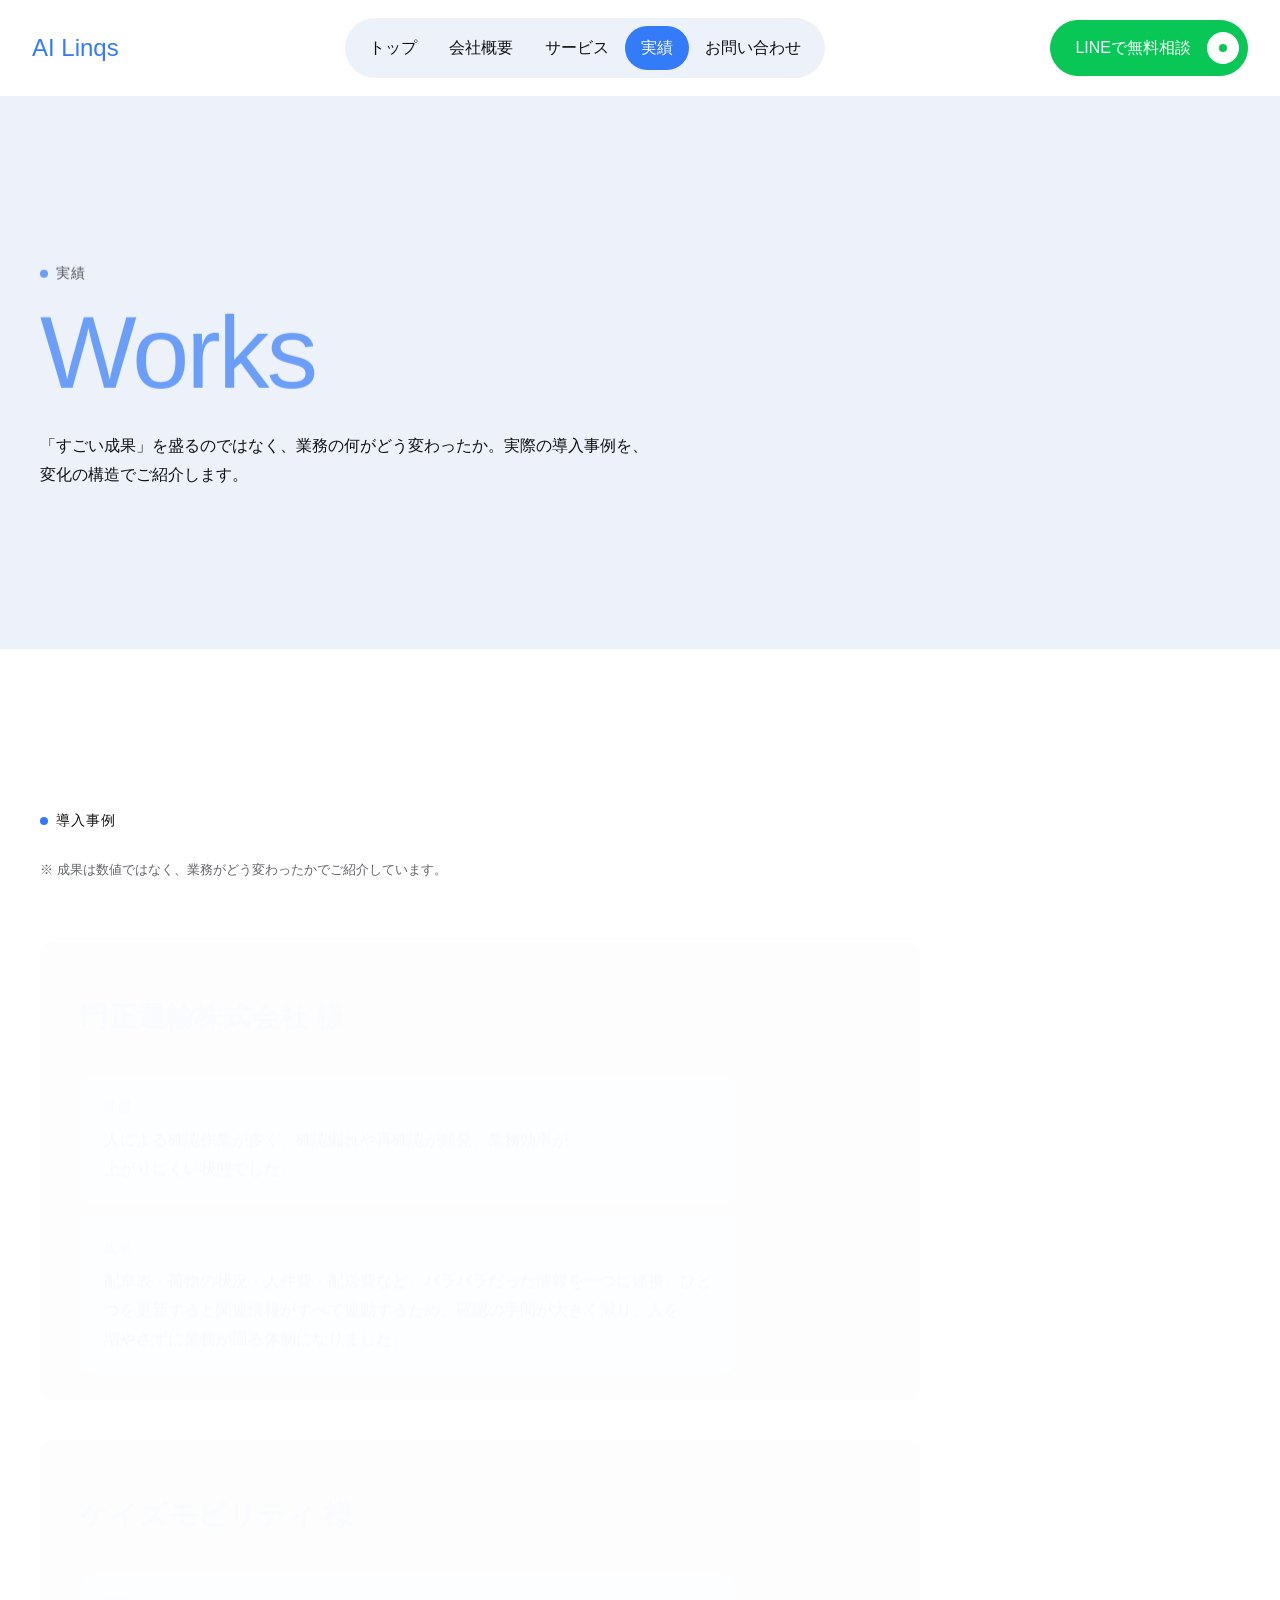
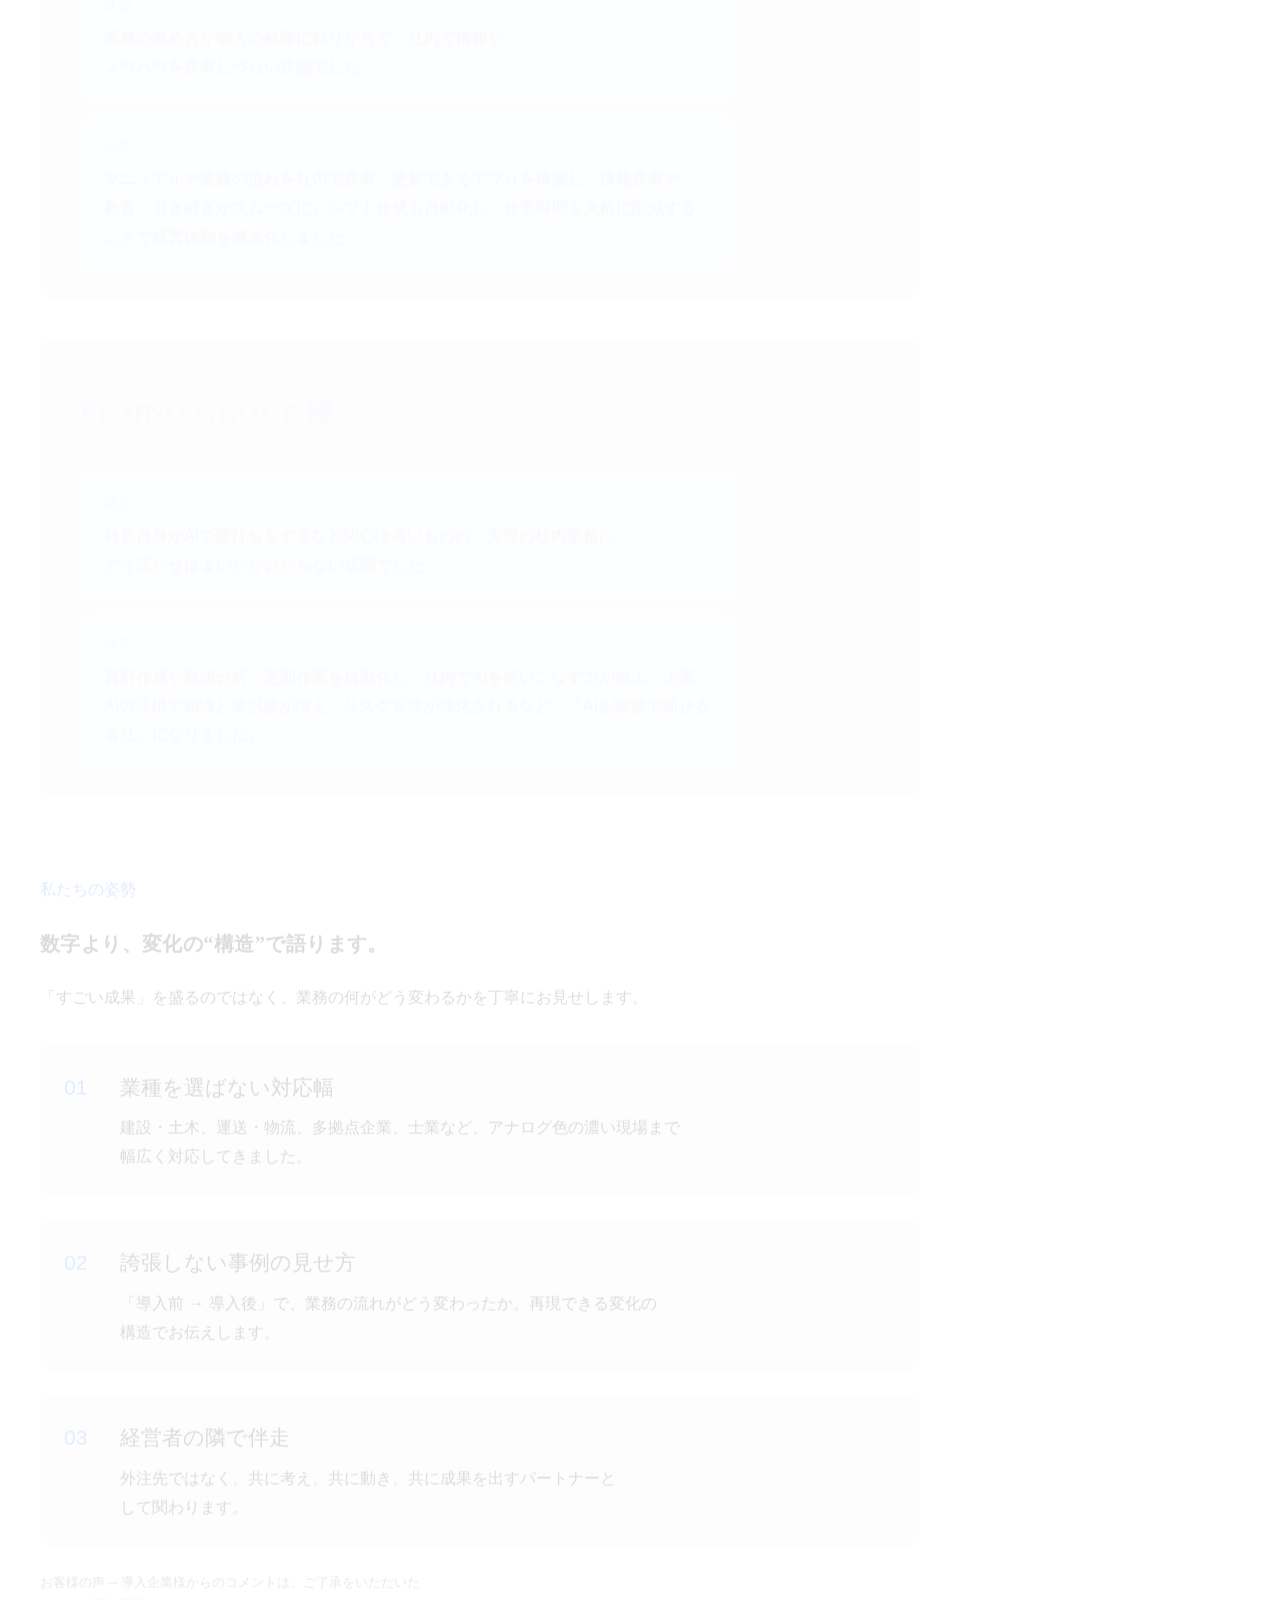
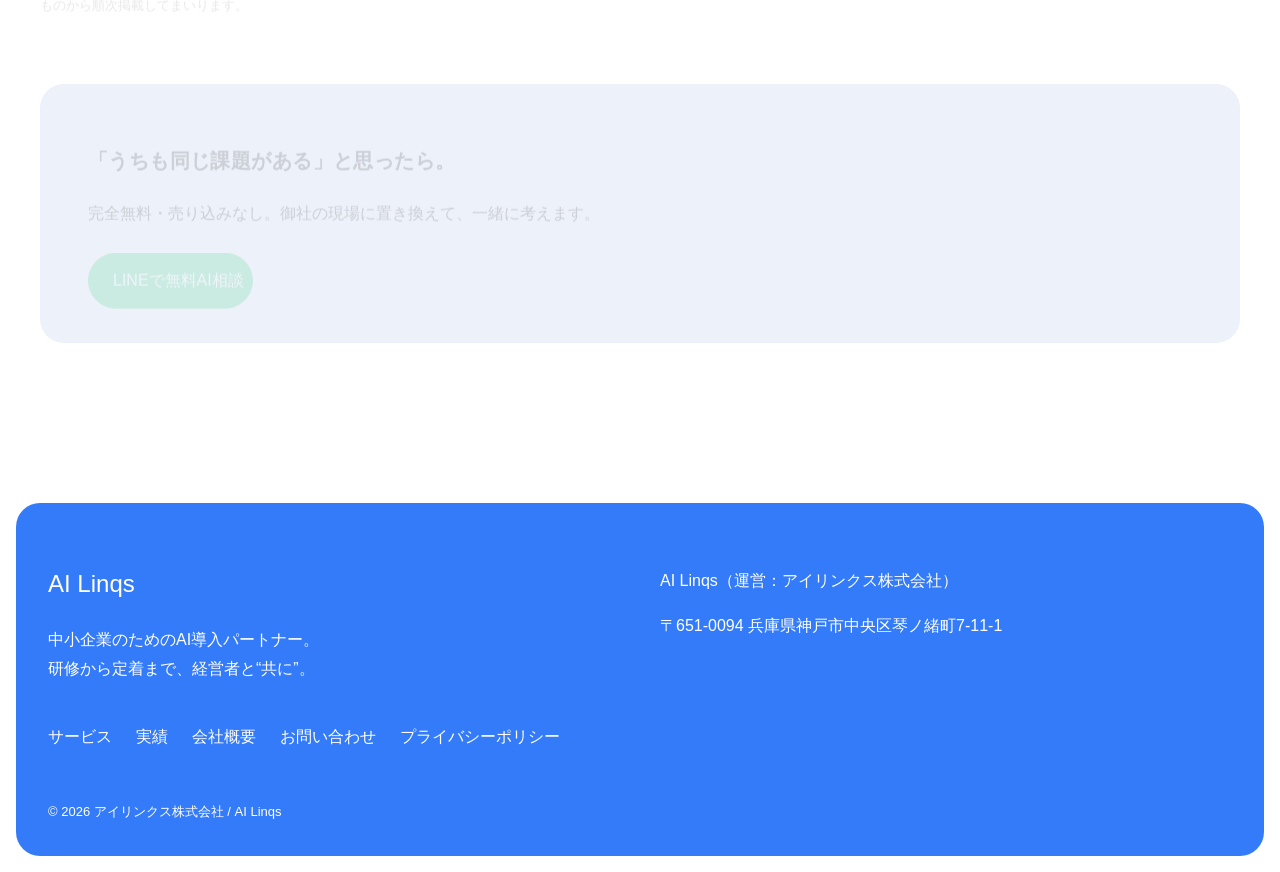
<file: cases.html>
<!DOCTYPE html>
<html lang="ja"><head><meta charset="UTF-8"><meta name="robots" content="noindex"><meta http-equiv="refresh" content="0; url=works.html"><link rel="canonical" href="works.html"><title>移動しました｜AI Linqs</title></head>
<body><p>ページは <a href="works.html">works.html</a> に移動しました。自動で移動しない場合はリンクを押してください。</p></body></html>
</file>
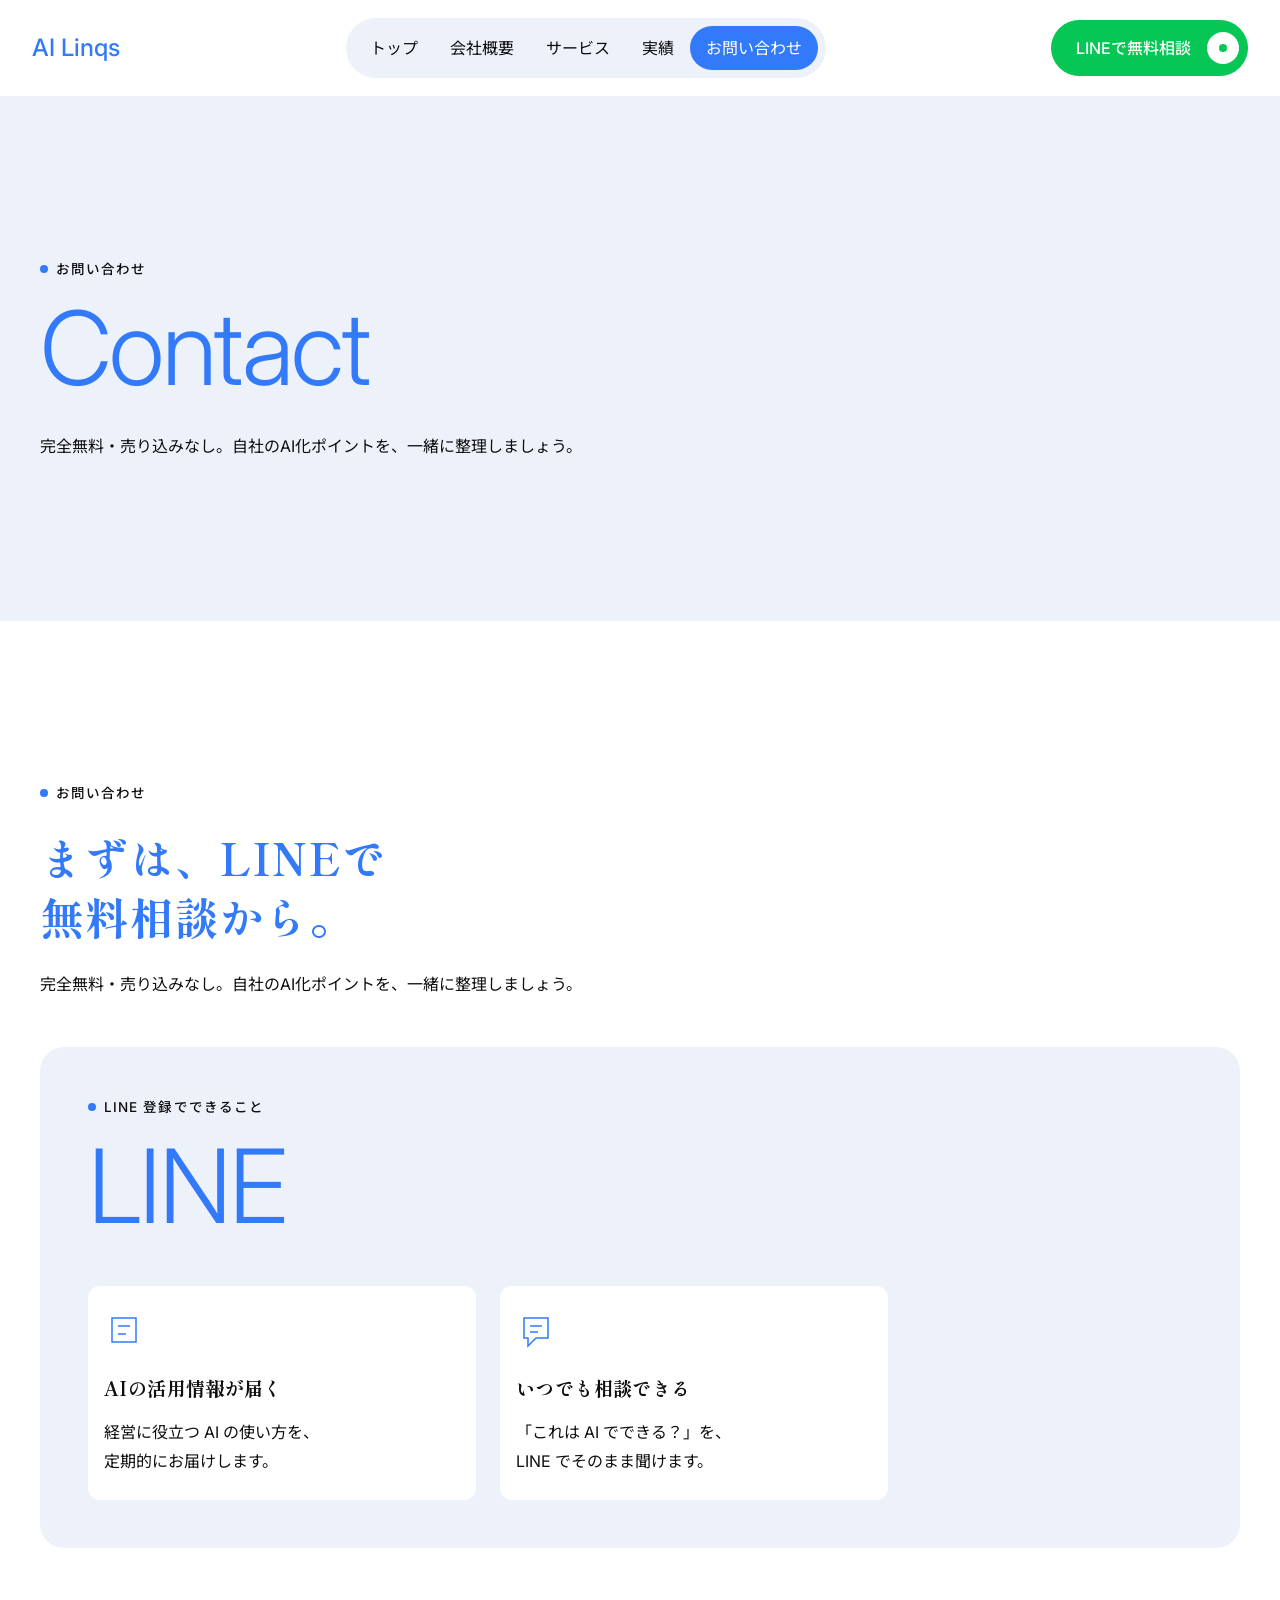
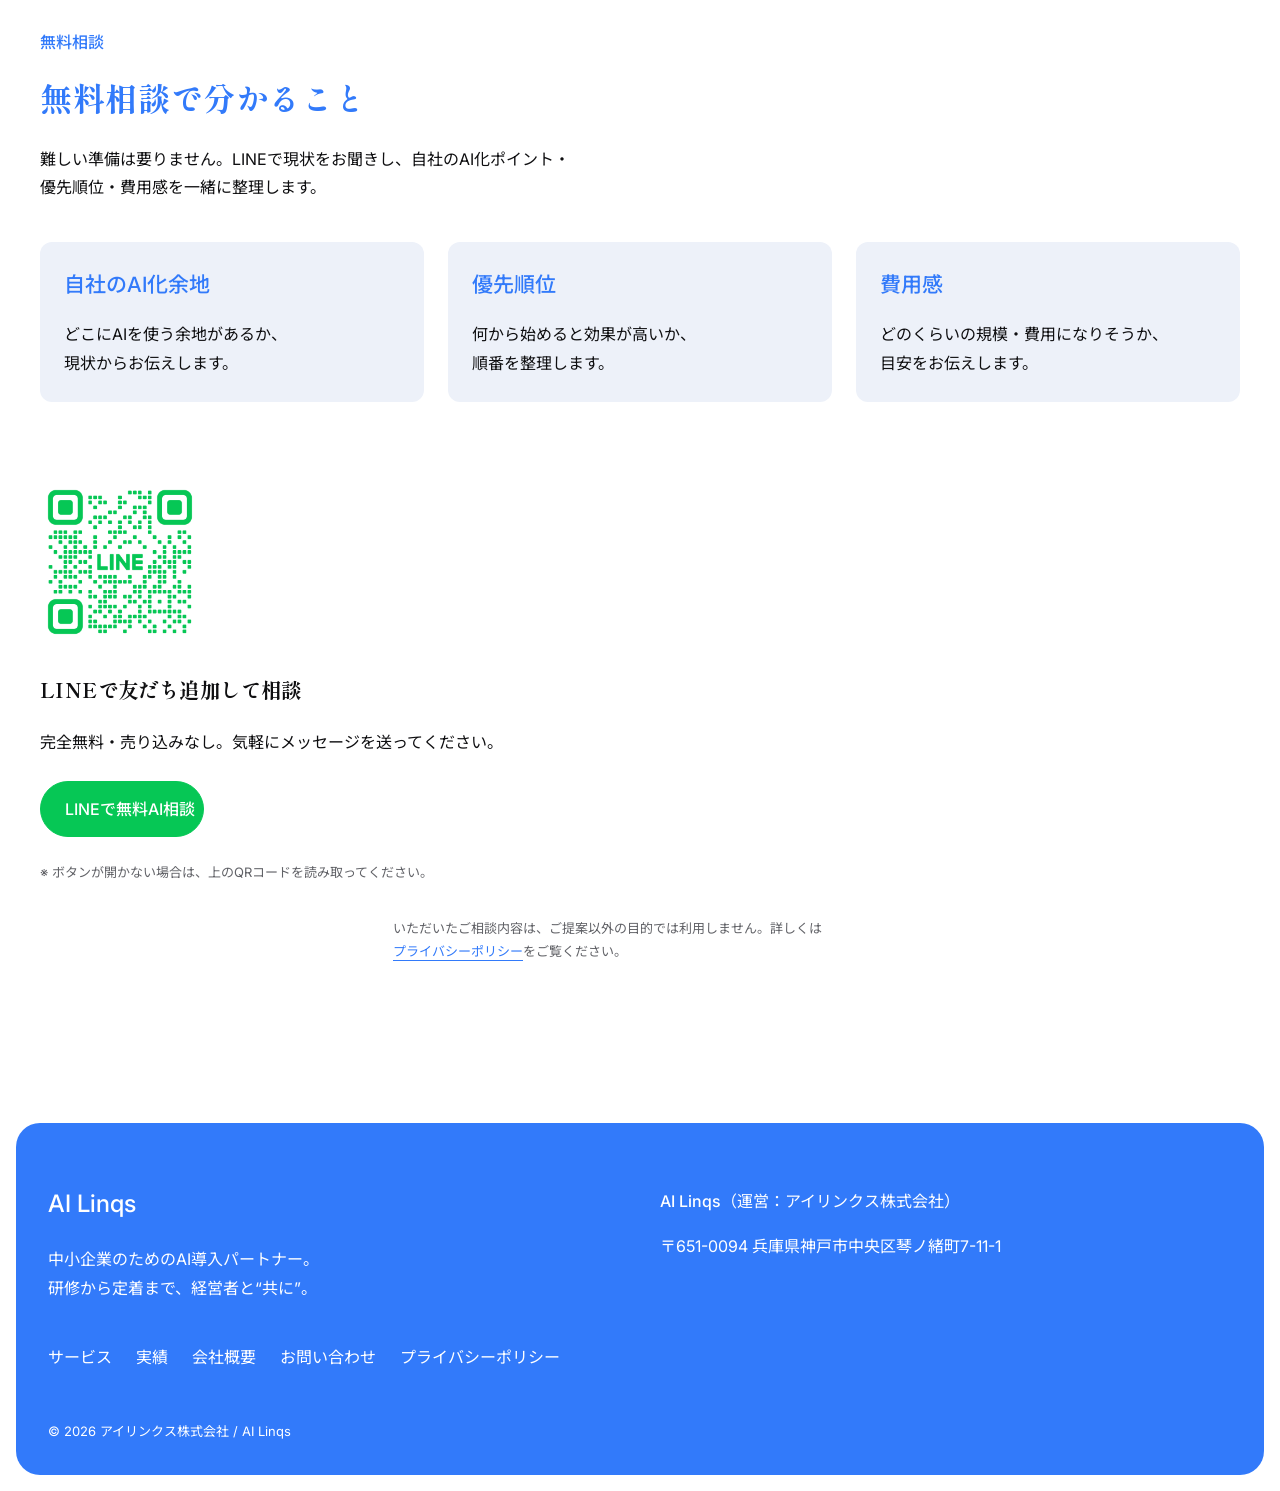
<file: contact.html>
<!DOCTYPE html>
<html lang="ja"><head><meta charset="UTF-8"><meta name="viewport" content="width=device-width, initial-scale=1"><meta name="robots" content="noindex,nofollow"><meta name="theme-color" content="#FFFFFF"><title>お問い合わせ｜AI Linqs</title><meta name="description" content="完全無料・売り込みなし。自社のAI化ポイントを、一緒に整理しましょう。"><link rel="icon" sizes="32x32" href="assets/favicon-32.png"><link rel="icon" sizes="192x192" href="assets/favicon-192.png"><link rel="apple-touch-icon" sizes="180x180" href="assets/favicon-180.png"><link rel="preconnect" href="https://fonts.googleapis.com"><link rel="preconnect" href="https://fonts.gstatic.com" crossorigin><link href="https://fonts.googleapis.com/css2?family=Inter:wght@300;400;500;600&amp;family=Noto+Sans+JP:wght@400;500&amp;family=Shippori+Mincho+B1:wght@600;700&amp;display=swap" rel="stylesheet"><link rel="stylesheet" href="css/style.css"><script src="js/main.js" defer></script></head><body><a class="skip" href="#main">本文へスキップ</a><header class="site-header"><div class="header-inner"><a class="logo" href="index.html">AI Linqs</a><nav class="pill-nav" aria-label="グローバルナビゲーション"><a href="index.html">トップ</a><a href="about.html">会社概要</a><a href="service.html">サービス</a><a href="works.html">実績</a><a href="contact.html" class="is-active" aria-current="page">お問い合わせ</a></nav><div class="header-end"><a class="btn" href="#contact" data-line-cta>LINEで無料相談<span class="btn-dot" aria-hidden="true"></span></a><button class="burger" id="burger" type="button" aria-label="メニューを開く" aria-expanded="false" aria-controls="spMenu"><span></span><span></span></button></div></div><nav class="sp-menu" id="spMenu" aria-label="スマートフォン用メニュー" hidden><a href="index.html">トップ</a><a href="about.html">会社概要</a><a href="service.html">サービス</a><a href="works.html">実績</a><a href="contact.html" class="is-active" aria-current="page">お問い合わせ</a><a class="btn" href="#contact" data-line-cta>LINEで無料相談<span class="btn-dot" aria-hidden="true"></span></a></nav><noscript><nav class="nojs-nav" aria-label="ページ一覧"><a href="index.html">トップ</a><a href="about.html">会社概要</a><a href="service.html">サービス</a><a href="works.html">実績</a><a href="contact.html" class="is-active" aria-current="page">お問い合わせ</a></nav></noscript></header><main id="main"><section class="page-band"><div class="container"><div class="sec-title"><h1 class="sec-ja"><span class="dot" aria-hidden="true"></span>お問い合わせ</h1><h2 class="sec-en" aria-hidden="true">Contact</h2></div><p>完全無料・売り込みなし。自社のAI化ポイントを、一緒に整理しましょう。</p></div></section><section id="contact" class="section "><div class="container"><div class="section-head"><div class="sec-title"><p class="sec-ja"><span class="dot" aria-hidden="true"></span>お問い合わせ</p><h2 class="sec-h">まずは、LINEで<br><span class="phrase">無料相談から。</span></h2></div><p class="lead">完全無料・売り込みなし。自社のAI化ポイントを、一緒に整理しましょう。</p></div><div class="line-frame"><div class="section-head"><div class="sec-title"><h2 class="sec-ja"><span class="dot" aria-hidden="true"></span>LINE 登録でできること</h2><h2 class="sec-en" aria-hidden="true">LINE</h2></div></div><div class="grid3 benefits"><article class="card "><svg class="line-icon" viewBox="0 0 40 40" aria-hidden="true"><path d="M8 8h24v24H8z M14 16h12 M14 24h8"/></svg><div class="card-body"><h3>AIの活用情報が届く</h3><p class="card-copy"><span class="phrase">経営に役立つ AI の使い方を、</span><br><span class="phrase">定期的にお届けします。</span></p></div></article><article class="card "><svg class="line-icon" viewBox="0 0 40 40" aria-hidden="true"><path d="M8 8h24v20H20l-8 8v-8H8z M14 16h12 M14 22h8"/></svg><div class="card-body"><h3>いつでも相談できる</h3><p class="card-copy"><span class="phrase">「これは AI でできる？」を、</span><br><span class="phrase">LINE でそのまま聞けます。</span></p></div></article></div></div><div id="contact-step" class="consult-content"><p class="slide__tag reveal">無料相談</p>
      <h3 class="slide__title reveal">無料相談で分かること</h3>
      <p class="slide__lead reveal">難しい準備は要りません。LINEで現状をお聞きし、自社のAI化ポイント・優先順位・費用感を一緒に整理します。</p>
      <div class="fig reveal">
        <div class="icons3">
          <div><b>自社のAI化余地</b><p><span class="phrase">どこにAIを使う余地があるか、</span><br><span class="phrase">現状からお伝えします。</span></p></div>
          <div><b>優先順位</b><p><span class="phrase">何から始めると効果が高いか、</span><br><span class="phrase">順番を整理します。</span></p></div>
          <div><b>費用感</b><p><span class="phrase">どのくらいの規模・費用になりそうか、</span><br><span class="phrase">目安をお伝えします。</span></p></div>
        </div>
      </div></div><div class="contact-action"><div id="line" class="subsection"><div class="line-card reveal">
        <div class="line-card__qr"><img src="assets/line-qr.png" alt="LINE友だち追加QRコード" width="132" height="132" loading="lazy" decoding="async"></div>
        <h3>LINEで友だち追加して相談</h3>
        <p>完全無料・売り込みなし。気軽にメッセージを送ってください。</p>
        <a href="#contact" class="btn btn--gold btn--lg" data-line-cta>
          
          LINEで無料AI相談
        </a>
        <small>※ ボタンが開かない場合は、上のQRコードを読み取ってください。</small>
      </div>
      <p class="contact__privacy reveal">いただいたご相談内容は、ご提案以外の目的では利用しません。詳しくは<a href="privacy.html" class="link">プライバシーポリシー</a>をご覧ください。</p></div></div></div></section></main><footer class="footer">
  <div class="container">
    <div class="footer__grid">
      <div>
        <a href="index.html" class="logo" aria-label="AI Linqs トップへ"><span class="logo__ai">AI</span> Linqs</a>
        <p class="footer__desc">中小企業のためのAI導入パートナー。<br>研修から定着まで、経営者と“共に”。</p>
      </div>
      <div>
        <p><strong>AI Linqs</strong>（運営：アイリンクス株式会社）</p>
        <p>〒651-0094 兵庫県神戸市中央区琴ノ緒町7-11-1</p>
      </div>
      <nav class="footer__nav" aria-label="フッターナビゲーション">
        <ul>
          <li><a href="service.html">サービス</a></li>
          <li><a href="works.html">実績</a></li>
          <li><a href="about.html">会社概要</a></li>
          <li><a href="contact.html">お問い合わせ</a></li>
          <li><a href="privacy.html">プライバシーポリシー</a></li>
        </ul>
      </nav>
    </div>
    <p class="footer__copy">&copy; 2026 アイリンクス株式会社 / AI Linqs</p>
  </div>
</footer><div class="sticky-cta" id="stickyCta" hidden><a class="btn" href="#contact" data-line-cta>LINEで無料相談<span class="btn-dot" aria-hidden="true"></span></a></div><div class="test-badge" id="testBadge" hidden>テスト版 v5</div></body></html>
</file>
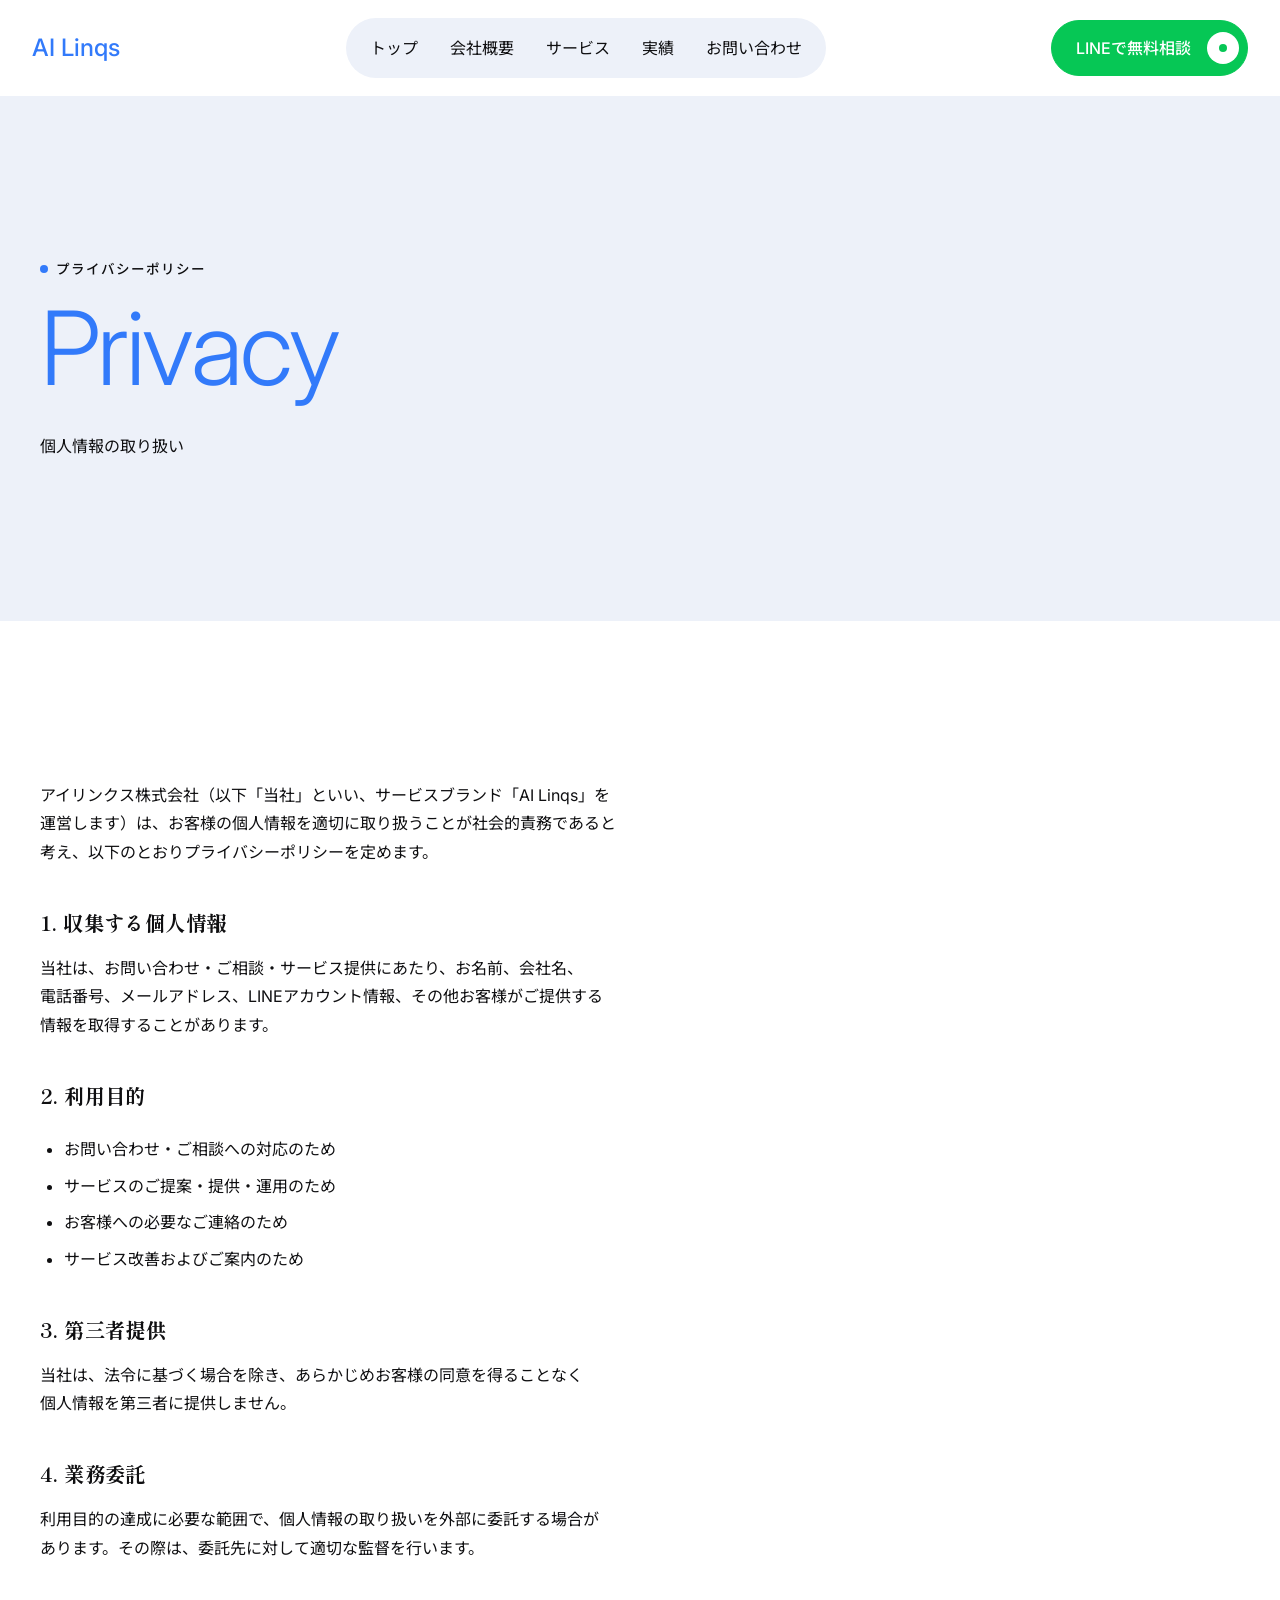
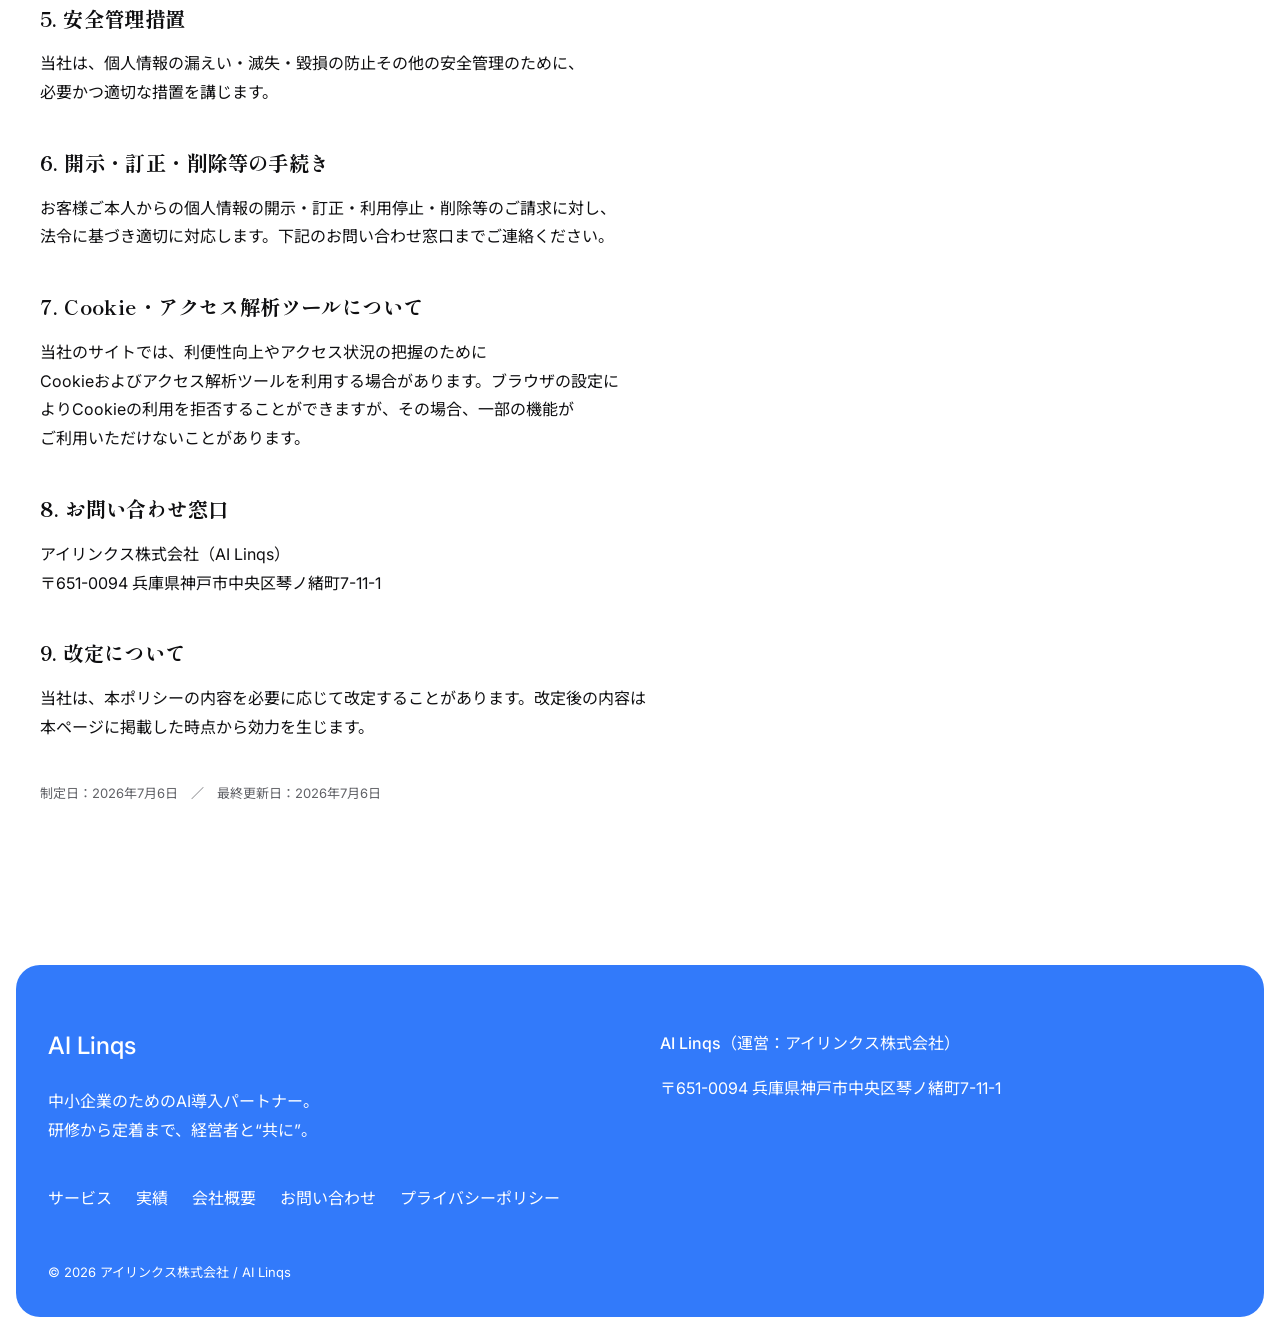
<file: privacy.html>
<!DOCTYPE html>
<html lang="ja"><head><meta charset="UTF-8"><meta name="viewport" content="width=device-width, initial-scale=1"><meta name="robots" content="noindex,nofollow"><meta name="theme-color" content="#FFFFFF"><title>プライバシーポリシー｜AI Linqs</title><meta name="description" content="個人情報の取り扱い"><link rel="icon" sizes="32x32" href="assets/favicon-32.png"><link rel="icon" sizes="192x192" href="assets/favicon-192.png"><link rel="apple-touch-icon" sizes="180x180" href="assets/favicon-180.png"><link rel="preconnect" href="https://fonts.googleapis.com"><link rel="preconnect" href="https://fonts.gstatic.com" crossorigin><link href="https://fonts.googleapis.com/css2?family=Inter:wght@300;400;500;600&amp;family=Noto+Sans+JP:wght@400;500&amp;family=Shippori+Mincho+B1:wght@600;700&amp;display=swap" rel="stylesheet"><link rel="stylesheet" href="css/style.css"><script src="js/main.js" defer></script></head><body><a class="skip" href="#main">本文へスキップ</a><header class="site-header"><div class="header-inner"><a class="logo" href="index.html">AI Linqs</a><nav class="pill-nav" aria-label="グローバルナビゲーション"><a href="index.html">トップ</a><a href="about.html">会社概要</a><a href="service.html">サービス</a><a href="works.html">実績</a><a href="contact.html">お問い合わせ</a></nav><div class="header-end"><a class="btn" href="contact.html#contact" data-line-cta>LINEで無料相談<span class="btn-dot" aria-hidden="true"></span></a><button class="burger" id="burger" type="button" aria-label="メニューを開く" aria-expanded="false" aria-controls="spMenu"><span></span><span></span></button></div></div><nav class="sp-menu" id="spMenu" aria-label="スマートフォン用メニュー" hidden><a href="index.html">トップ</a><a href="about.html">会社概要</a><a href="service.html">サービス</a><a href="works.html">実績</a><a href="contact.html">お問い合わせ</a><a class="btn" href="contact.html#contact" data-line-cta>LINEで無料相談<span class="btn-dot" aria-hidden="true"></span></a></nav><noscript><nav class="nojs-nav" aria-label="ページ一覧"><a href="index.html">トップ</a><a href="about.html">会社概要</a><a href="service.html">サービス</a><a href="works.html">実績</a><a href="contact.html">お問い合わせ</a></nav></noscript></header><main id="main"><section class="page-band"><div class="container"><div class="sec-title"><h1 class="sec-ja"><span class="dot" aria-hidden="true"></span>プライバシーポリシー</h1><h2 class="sec-en" aria-hidden="true">Privacy</h2></div><p>個人情報の取り扱い</p></div></section><section id="privacy" class="section "><div class="container"><div class="privacy-prose">
    
    <p>アイリンクス株式会社（以下「当社」といい、サービスブランド「AI Linqs」を運営します）は、お客様の個人情報を適切に取り扱うことが社会的責務であると考え、以下のとおりプライバシーポリシーを定めます。</p>

    <h3>1. 収集する個人情報</h3>
    <p>当社は、お問い合わせ・ご相談・サービス提供にあたり、お名前、会社名、電話番号、メールアドレス、LINEアカウント情報、その他お客様がご提供する情報を取得することがあります。</p>

    <h3>2. 利用目的</h3>
    <ul>
      <li>お問い合わせ・ご相談への対応のため</li>
      <li>サービスのご提案・提供・運用のため</li>
      <li>お客様への必要なご連絡のため</li>
      <li>サービス改善およびご案内のため</li>
    </ul>

    <h3>3. 第三者提供</h3>
    <p>当社は、法令に基づく場合を除き、あらかじめお客様の同意を得ることなく個人情報を第三者に提供しません。</p>

    <h3>4. 業務委託</h3>
    <p>利用目的の達成に必要な範囲で、個人情報の取り扱いを外部に委託する場合があります。その際は、委託先に対して適切な監督を行います。</p>

    <h3>5. 安全管理措置</h3>
    <p>当社は、個人情報の漏えい・滅失・毀損の防止その他の安全管理のために、必要かつ適切な措置を講じます。</p>

    <h3>6. 開示・訂正・削除等の手続き</h3>
    <p>お客様ご本人からの個人情報の開示・訂正・利用停止・削除等のご請求に対し、法令に基づき適切に対応します。下記のお問い合わせ窓口までご連絡ください。</p>

    <h3>7. Cookie・アクセス解析ツールについて</h3>
    <p>当社のサイトでは、利便性向上やアクセス状況の把握のためにCookieおよびアクセス解析ツールを利用する場合があります。ブラウザの設定によりCookieの利用を拒否することができますが、その場合、一部の機能がご利用いただけないことがあります。</p>

    <h3>8. お問い合わせ窓口</h3>
    <p>アイリンクス株式会社（AI Linqs）<br>〒651-0094 兵庫県神戸市中央区琴ノ緒町7-11-1</p>

    <h3>9. 改定について</h3>
    <p>当社は、本ポリシーの内容を必要に応じて改定することがあります。改定後の内容は本ページに掲載した時点から効力を生じます。</p>

    <p class="modal__updated">制定日：2026年7月6日　／　最終更新日：2026年7月6日</p>
  </div></div></section></main><footer class="footer">
  <div class="container">
    <div class="footer__grid">
      <div>
        <a href="index.html" class="logo" aria-label="AI Linqs トップへ"><span class="logo__ai">AI</span> Linqs</a>
        <p class="footer__desc">中小企業のためのAI導入パートナー。<br>研修から定着まで、経営者と“共に”。</p>
      </div>
      <div>
        <p><strong>AI Linqs</strong>（運営：アイリンクス株式会社）</p>
        <p>〒651-0094 兵庫県神戸市中央区琴ノ緒町7-11-1</p>
      </div>
      <nav class="footer__nav" aria-label="フッターナビゲーション">
        <ul>
          <li><a href="service.html">サービス</a></li>
          <li><a href="works.html">実績</a></li>
          <li><a href="about.html">会社概要</a></li>
          <li><a href="contact.html">お問い合わせ</a></li>
          <li><a href="privacy.html">プライバシーポリシー</a></li>
        </ul>
      </nav>
    </div>
    <p class="footer__copy">&copy; 2026 アイリンクス株式会社 / AI Linqs</p>
  </div>
</footer><div class="sticky-cta" id="stickyCta" hidden><a class="btn" href="contact.html#contact" data-line-cta>LINEで無料相談<span class="btn-dot" aria-hidden="true"></span></a></div><div class="test-badge" id="testBadge" hidden>テスト版 v5</div></body></html>
</file>
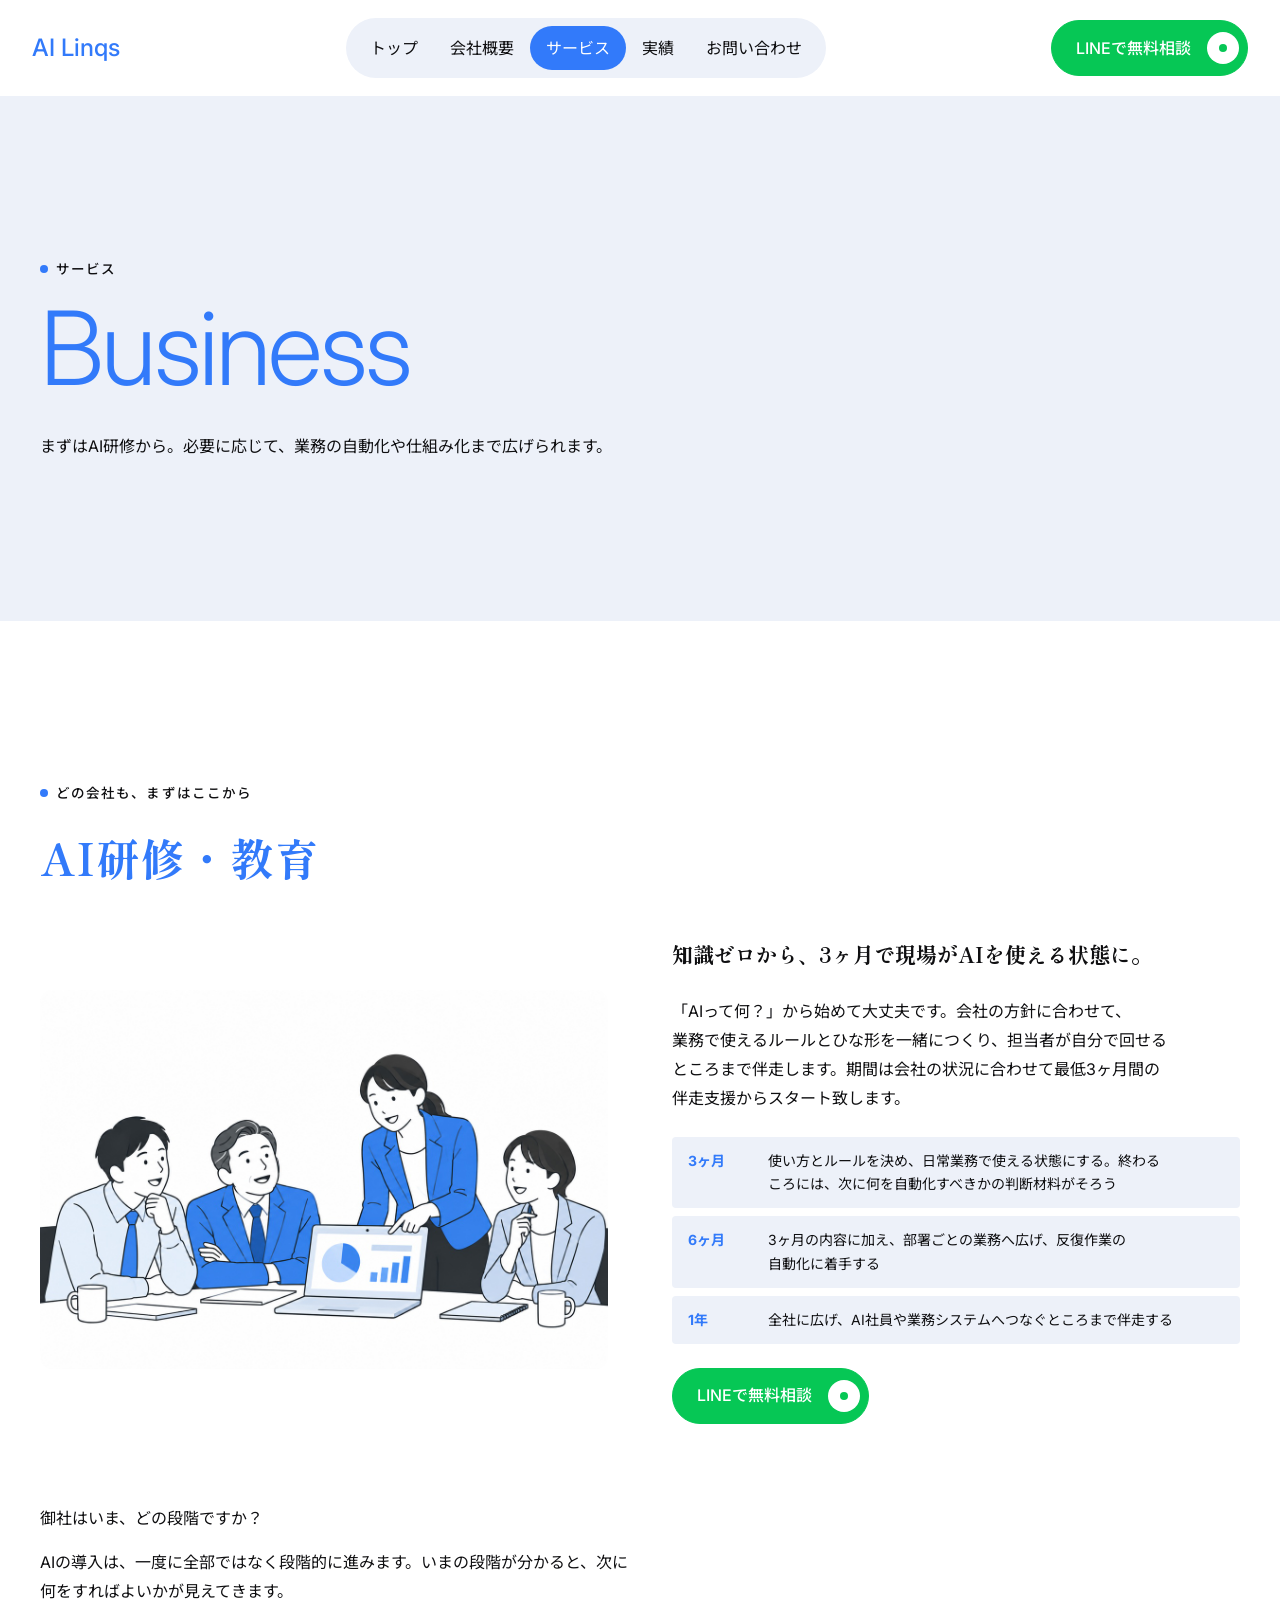
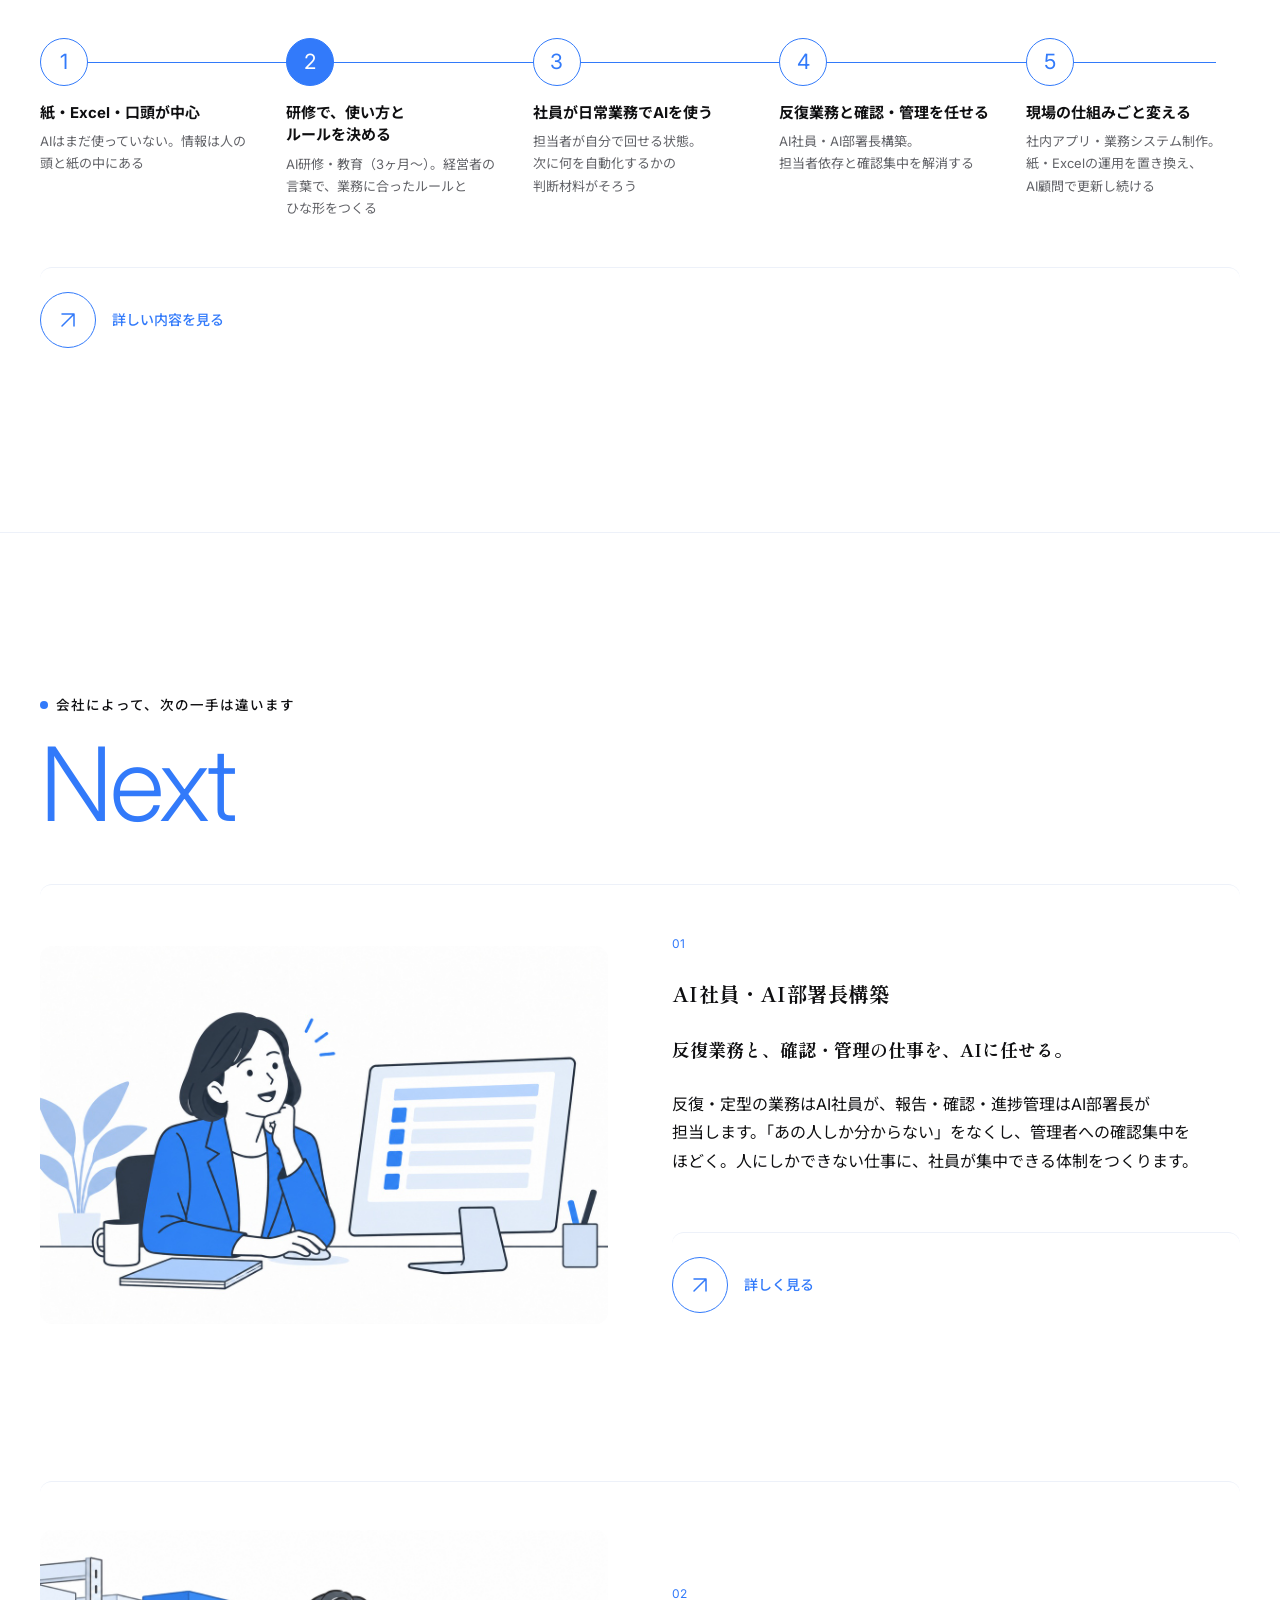
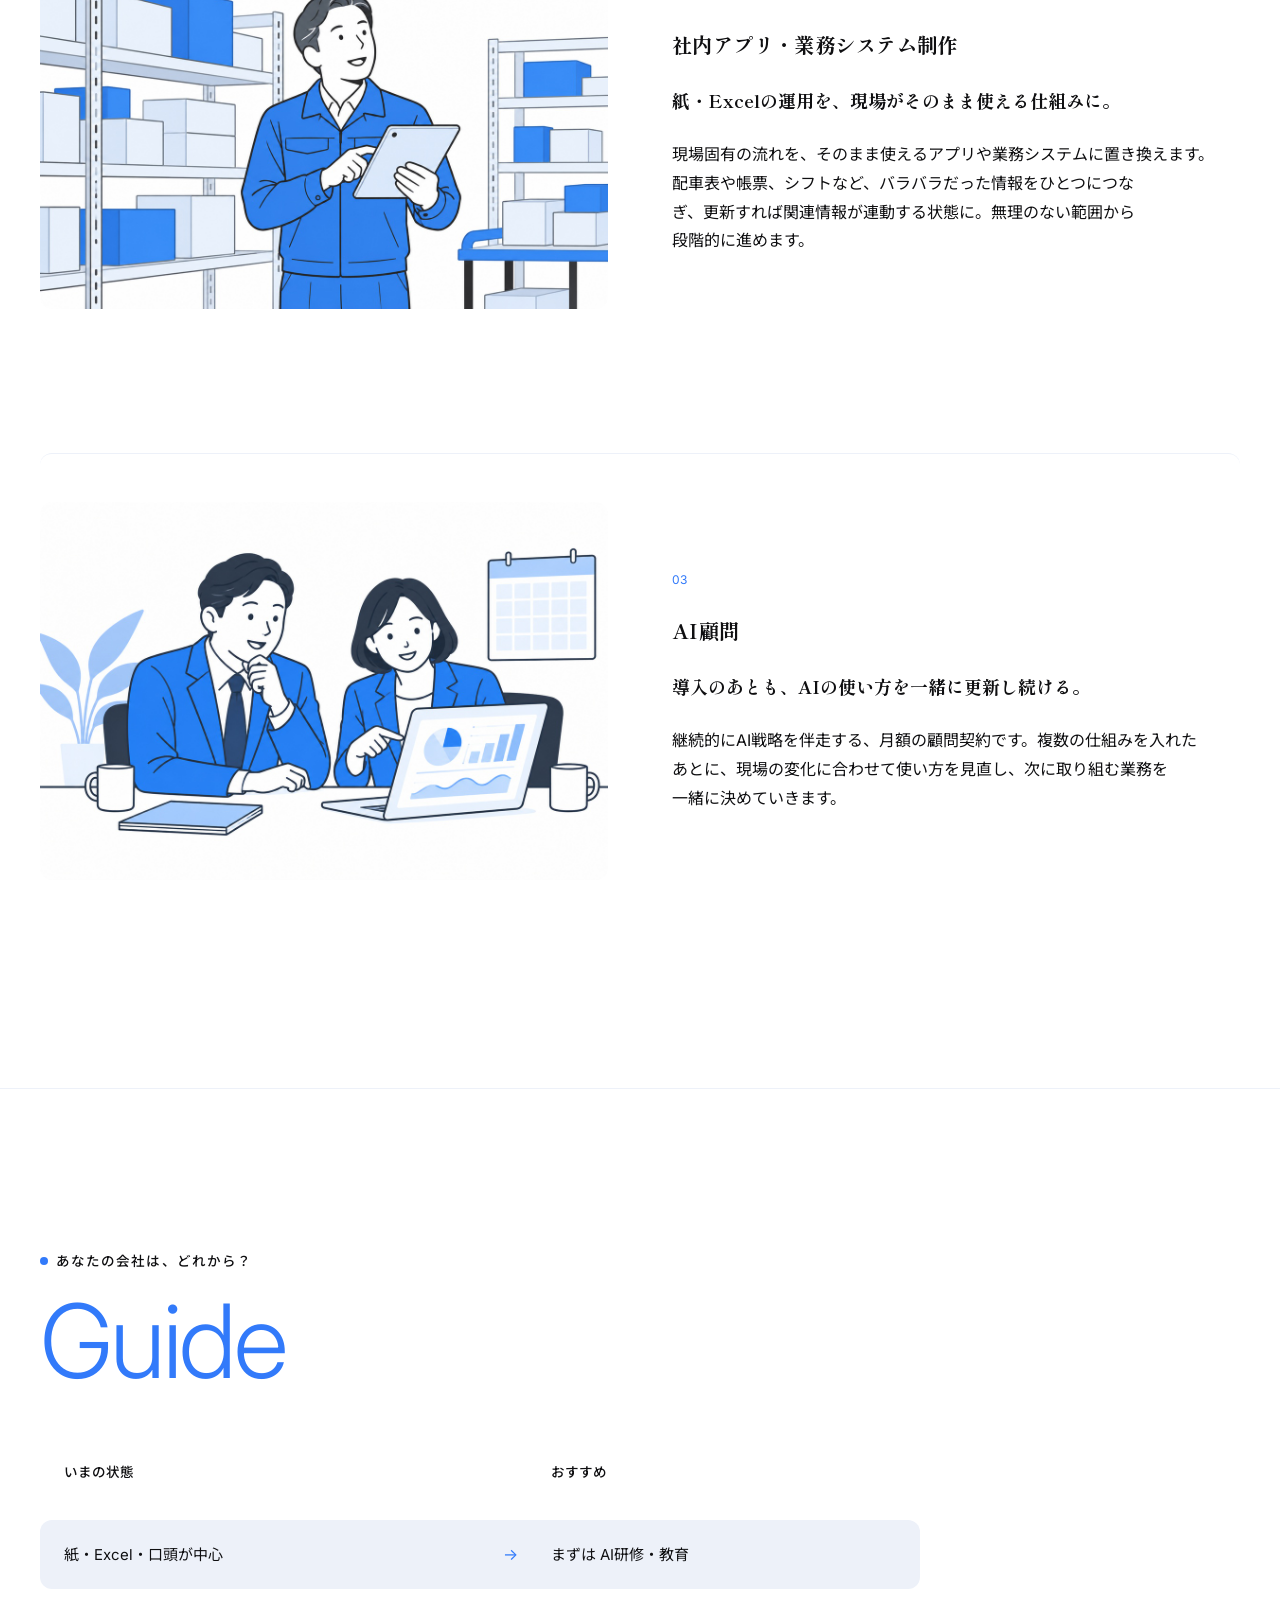
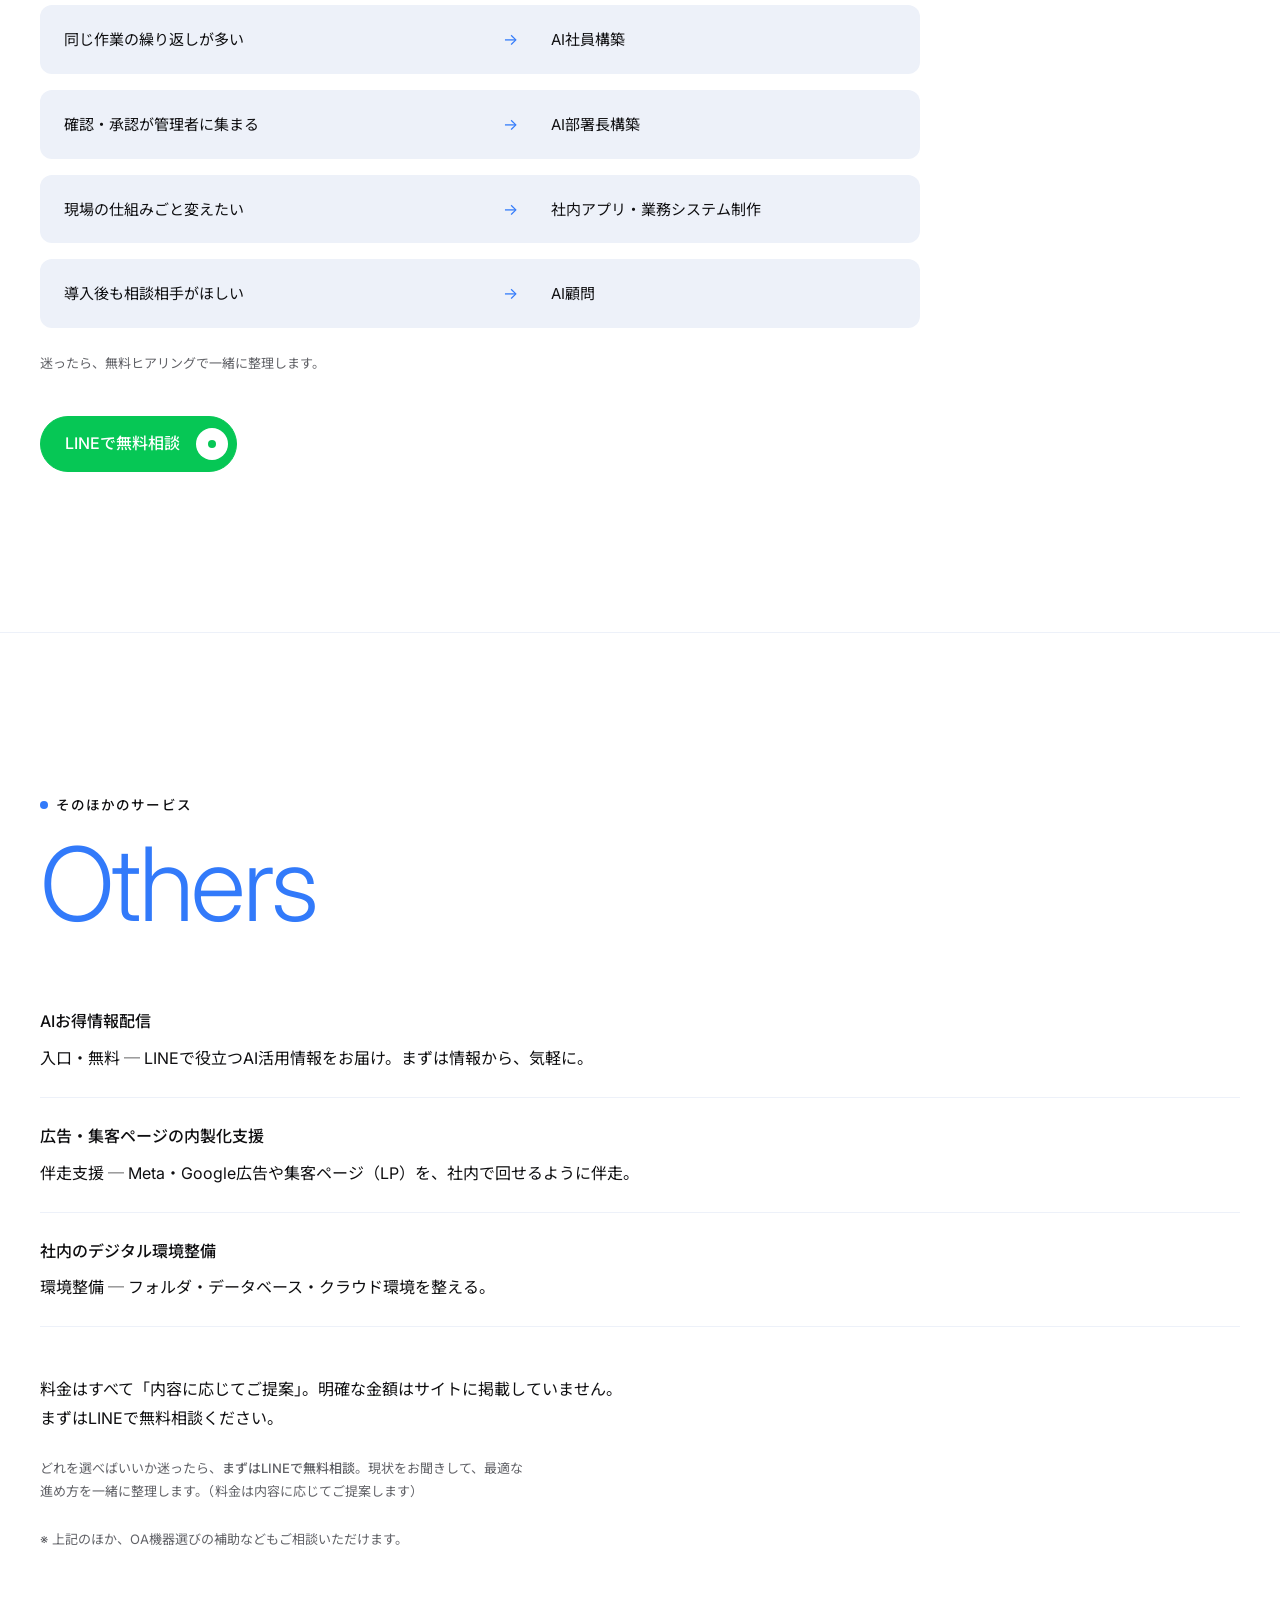
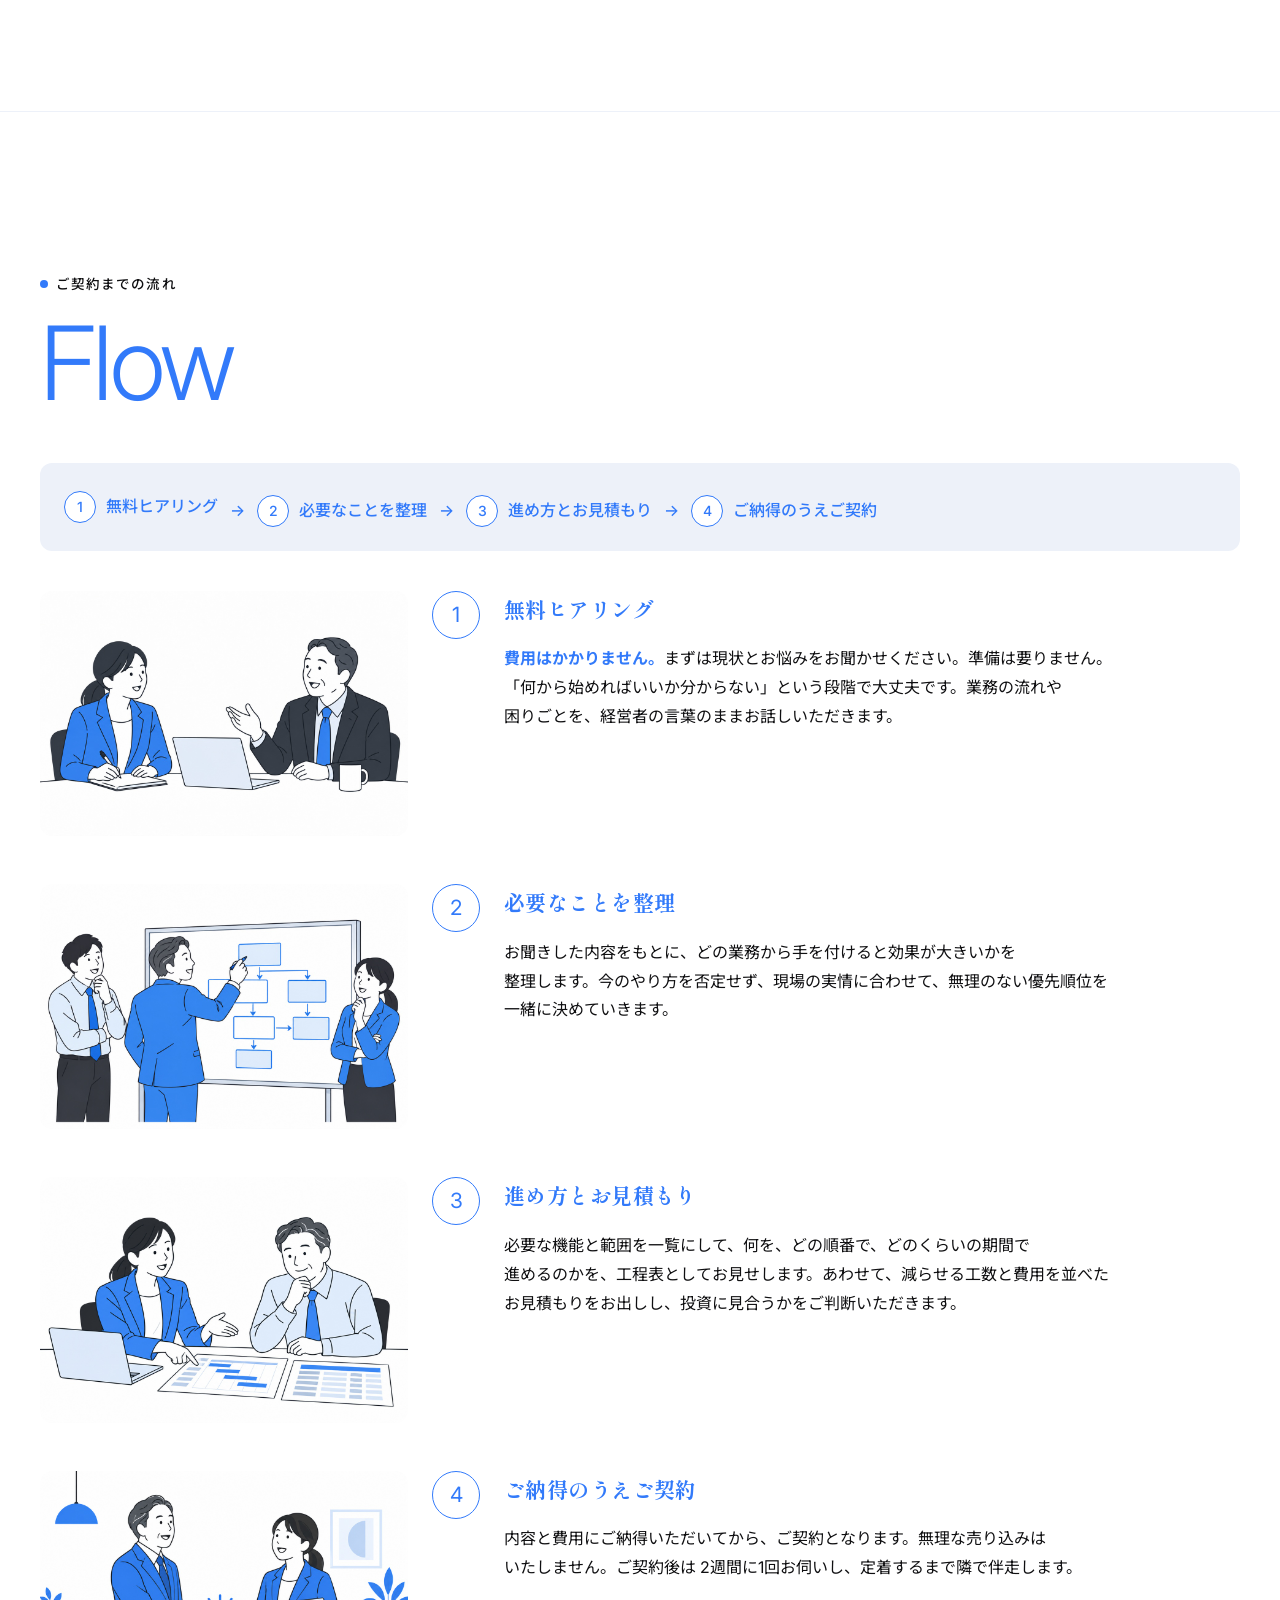
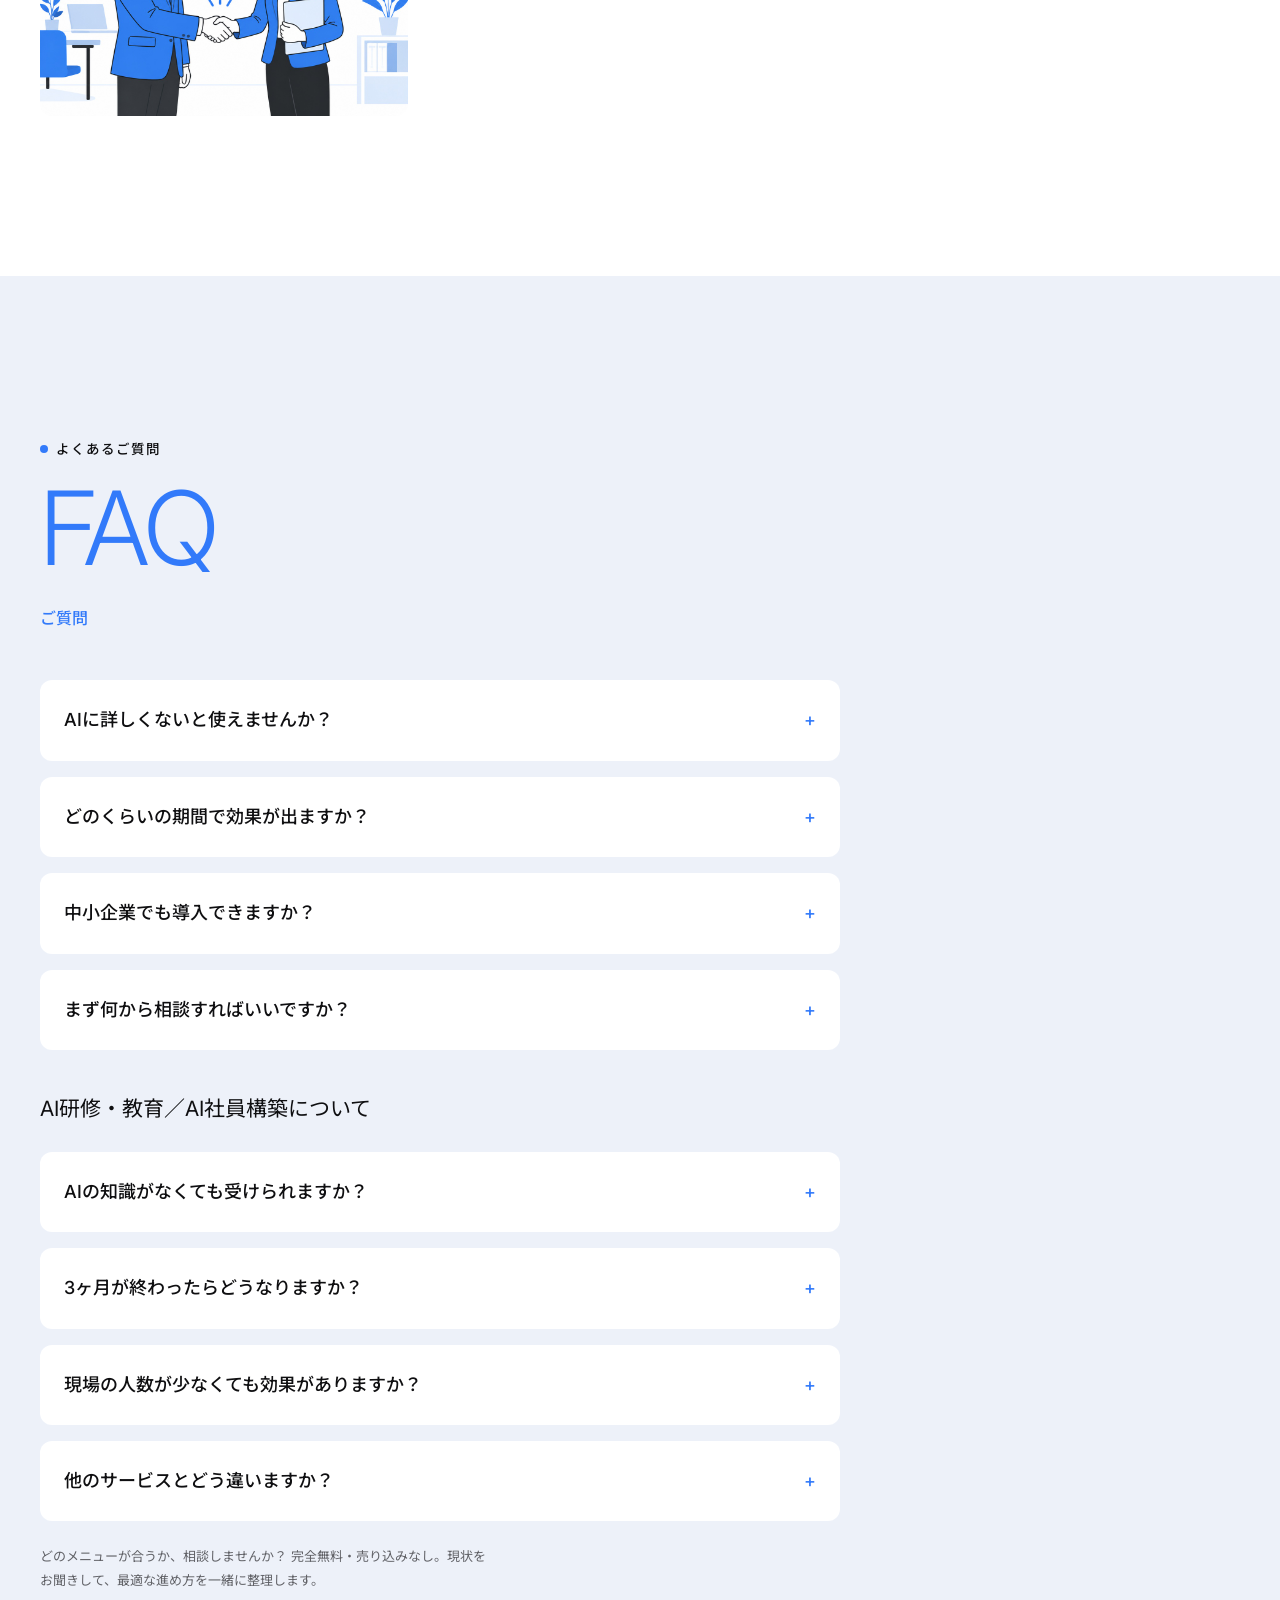
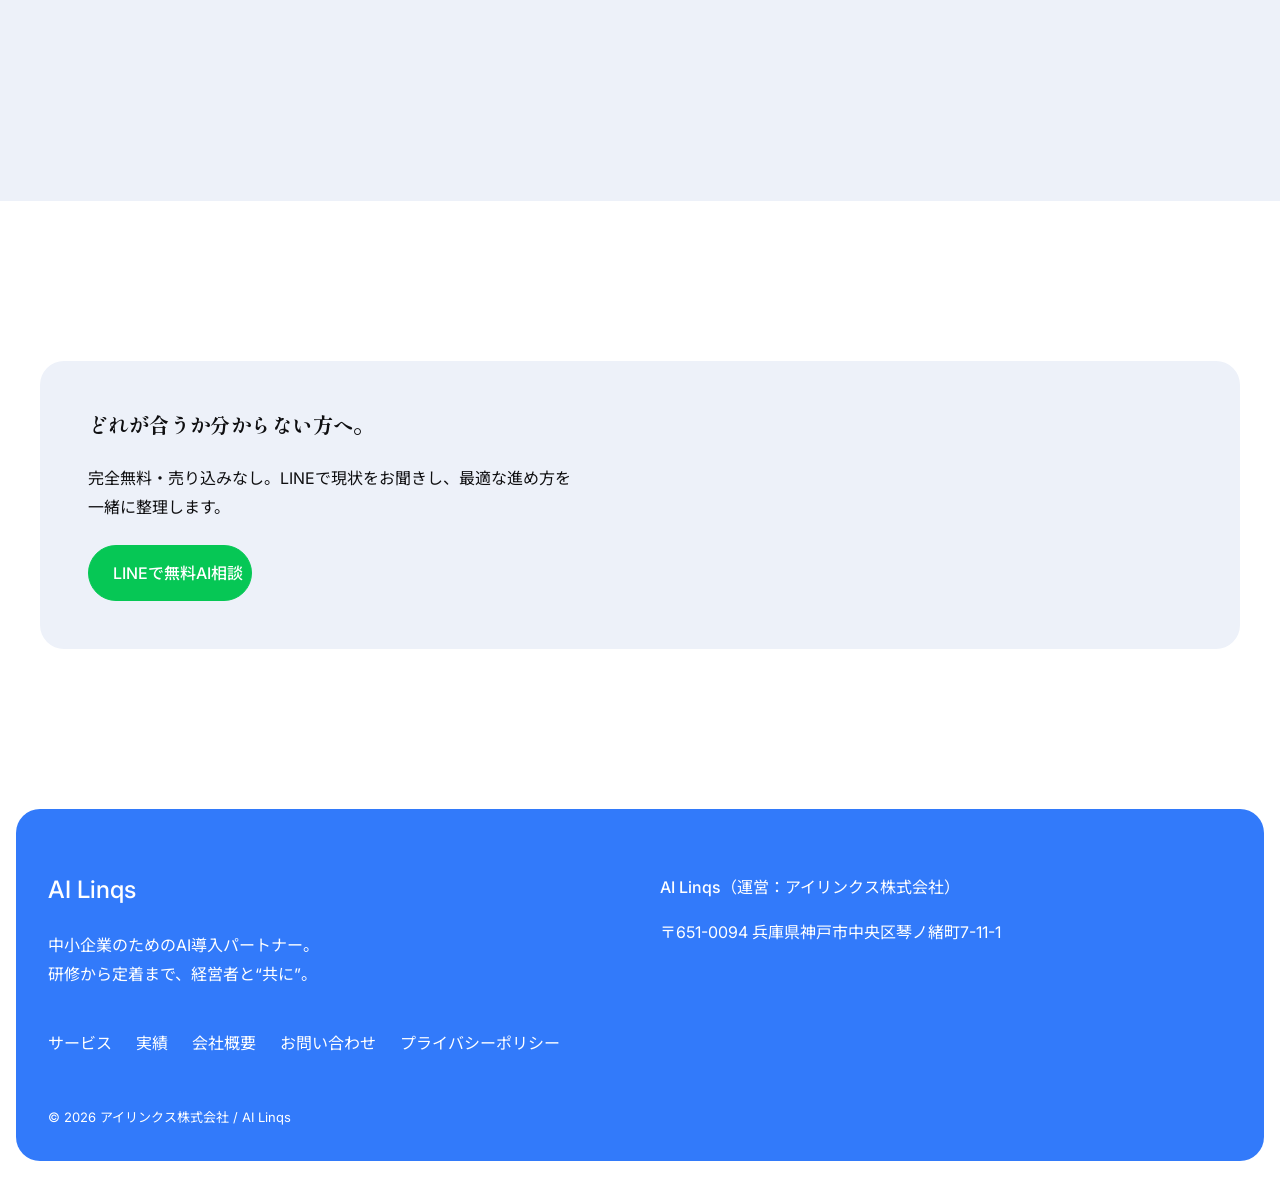
<file: service.html>
<!DOCTYPE html>
<html lang="ja"><head><meta charset="UTF-8"><meta name="viewport" content="width=device-width, initial-scale=1"><meta name="robots" content="noindex,nofollow"><meta name="theme-color" content="#FFFFFF"><title>サービス｜AI Linqs</title><meta name="description" content="まずはAI研修から。必要に応じて、業務の自動化や仕組み化まで広げられます。"><link rel="icon" sizes="32x32" href="assets/favicon-32.png"><link rel="icon" sizes="192x192" href="assets/favicon-192.png"><link rel="apple-touch-icon" sizes="180x180" href="assets/favicon-180.png"><link rel="preconnect" href="https://fonts.googleapis.com"><link rel="preconnect" href="https://fonts.gstatic.com" crossorigin><link href="https://fonts.googleapis.com/css2?family=Inter:wght@300;400;500;600&amp;family=Noto+Sans+JP:wght@400;500&amp;family=Shippori+Mincho+B1:wght@600;700&amp;display=swap" rel="stylesheet"><link rel="stylesheet" href="css/style.css"><script src="js/main.js" defer></script></head><body><a class="skip" href="#main">本文へスキップ</a><header class="site-header"><div class="header-inner"><a class="logo" href="index.html">AI Linqs</a><nav class="pill-nav" aria-label="グローバルナビゲーション"><a href="index.html">トップ</a><a href="about.html">会社概要</a><a href="service.html" class="is-active" aria-current="page">サービス</a><a href="works.html">実績</a><a href="contact.html">お問い合わせ</a></nav><div class="header-end"><a class="btn" href="contact.html#contact" data-line-cta>LINEで無料相談<span class="btn-dot" aria-hidden="true"></span></a><button class="burger" id="burger" type="button" aria-label="メニューを開く" aria-expanded="false" aria-controls="spMenu"><span></span><span></span></button></div></div><nav class="sp-menu" id="spMenu" aria-label="スマートフォン用メニュー" hidden><a href="index.html">トップ</a><a href="about.html">会社概要</a><a href="service.html" class="is-active" aria-current="page">サービス</a><a href="works.html">実績</a><a href="contact.html">お問い合わせ</a><a class="btn" href="contact.html#contact" data-line-cta>LINEで無料相談<span class="btn-dot" aria-hidden="true"></span></a></nav><noscript><nav class="nojs-nav" aria-label="ページ一覧"><a href="index.html">トップ</a><a href="about.html">会社概要</a><a href="service.html" class="is-active" aria-current="page">サービス</a><a href="works.html">実績</a><a href="contact.html">お問い合わせ</a></nav></noscript></header><main id="main"><section class="page-band"><div class="container"><div class="sec-title"><h1 class="sec-ja"><span class="dot" aria-hidden="true"></span>サービス</h1><h2 class="sec-en" aria-hidden="true">Business</h2></div><p>まずはAI研修から。必要に応じて、業務の自動化や仕組み化まで広げられます。</p></div></section><section id="front" class="section"><div class="container"><div class="section-head"><div class="sec-title"><p class="sec-ja"><span class="dot" aria-hidden="true"></span>どの会社も、まずはここから</p><h2 class="sec-h">AI研修・教育</h2></div></div><div class="service-feature"><img class="photo" src="assets/il-service-training.jpg" width="1200" height="800" loading="lazy" decoding="async" alt=""><div class="service-copy"><p class="service-promise">知識ゼロから、3ヶ月で現場がAIを使える状態に。</p><p>「AIって何？」から始めて大丈夫です。会社の方針に合わせて、業務で使えるルールとひな形を一緒につくり、担当者が自分で回せるところまで伴走します。期間は会社の状況に合わせて最低3ヶ月間の伴走支援からスタート致します。</p><ul class="period-plans" aria-label="期間と内容"><li><b>3ヶ月</b><span>使い方とルールを決め、日常業務で使える状態にする。終わるころには、次に何を自動化すべきかの判断材料がそろう</span></li><li><b>6ヶ月</b><span>3ヶ月の内容に加え、部署ごとの業務へ広げ、反復作業の自動化に着手する</span></li><li><b>1年</b><span>全社に広げ、AI社員や業務システムへつなぐところまで伴走する</span></li></ul><a class="btn" href="contact.html#contact" data-line-cta>LINEで無料相談<span class="btn-dot" aria-hidden="true"></span></a></div></div><div class="phase-head"><p class="sec-ja"><span class="dot" aria-hidden="true"></span>御社はいま、どの段階ですか？</p><p class="phase-lead">AIの導入は、一度に全部ではなく段階的に進みます。いまの段階が分かると、次に何をすればよいかが見えてきます。</p></div><ol class="training-path training-path--5"><li><span class="step-number" aria-hidden="true">1</span><div><b>紙・Excel・口頭が中心</b><span>AIはまだ使っていない。情報は人の頭と紙の中にある</span></div></li><li class="is-here"><span class="step-number" aria-hidden="true">2</span><div><b>研修で、使い方とルールを決める</b><span>AI研修・教育（3ヶ月〜）。経営者の言葉で、業務に合ったルールとひな形をつくる</span></div></li><li><span class="step-number" aria-hidden="true">3</span><div><b>社員が日常業務でAIを使う</b><span>担当者が自分で回せる状態。次に何を自動化するかの判断材料がそろう</span></div></li><li><span class="step-number" aria-hidden="true">4</span><div><b>反復業務と確認・管理を任せる</b><span>AI社員・AI部署長構築。担当者依存と確認集中を解消する</span></div></li><li><span class="step-number" aria-hidden="true">5</span><div><b>現場の仕組みごと変える</b><span>社内アプリ・業務システム制作。紙・Excelの運用を置き換え、AI顧問で更新し続ける</span></div></li></ol><details class="more" id="detail-training"><summary class="btn"><span class="btn-ring" aria-hidden="true"><svg viewBox="0 0 24 24" fill="none" stroke="currentColor" stroke-width="1.5" stroke-linecap="round" stroke-linejoin="round"><path d="M6 18 18 6M6 6h12v12"/></svg></span>詳しい内容を見る</summary><div class="detail-content">
    <div class="modal__head">
      <div>
        <p class="slide__tag">①研修・伴走事業</p>
        <h2 id="dtTitle">AI研修・教育</h2>
      </div>
      
    </div>
    <h3>学ぶ、から、任せるへ。</h3>
    <p>社内にAIを定着させる「AI研修・教育」と、反復業務を自動化する「AI社員構築」。AI Linqsの中心となる2つのサービスです。</p>
    <p>「AIって何？」の状態から、3ヶ月で“現場で使える”状態へ。期間は3ヶ月・6ヶ月・1年からお選びいただけます。経営者の言葉に合わせて進めるので、知識ゼロでも大丈夫です。</p>
    <div class="ba">
      <div class="ba__col"><p class="ba__h">導入前（よくある状態）</p><ul class="dash">
        <li>AIを何に使えばいいか分からない</li>
        <li>現場が使ってくれない</li>
        <li>何から始めればいいか整理できない</li>
      </ul></div>
      <div class="ba__arrow" aria-hidden="true">→</div>
      <div class="ba__col ba__col--after"><p class="ba__h">導入後（3ヶ月後）</p><ul class="dash">
        <li>業務で使えるルールが整う</li>
        <li>担当者が自走できる</li>
        <li>次の投資判断ができる</li>
      </ul></div>
    </div>
    <div class="row"><h4 class="row__h">こんな企業に向いています</h4><p>「研修をやったが定着しなかった」「何から始めるか整理して、外部に任せたい」「社内の理解を統一してから導入を判断したい」</p></div>
    <div class="row"><h4 class="row__h">3ヶ月の進め方</h4><ul class="dash"><li>1ヶ月目：現状分析・課題整理</li><li>2ヶ月目：ルール・ひな形の作成、現場展開</li><li>3ヶ月目：定着確認・次のステップ設計</li></ul></div>
    <div class="row"><h4 class="row__h">選ばれる3つの理由</h4><ul class="dash"><li>①研修で終わらない（現場のルールまで作る）</li><li>②経営者の言語に合わせる</li><li>③次の投資判断の材料まで提供する</li></ul></div>
    <p class="price">料金は内容に応じてご提案します（まずはLINEで無料相談）</p>
    <p class="note">関連メニュー：広告の内製化支援（Meta／Google）、集客ページ（LP）の内製化支援 もご用意。詳細はご相談ください。</p>
  </div></details></div></section><section id="next" class="section"><div class="container"><div class="section-head"><div class="sec-title"><h2 class="sec-ja"><span class="dot" aria-hidden="true"></span>会社によって、次の一手は違います</h2><h2 class="sec-en" aria-hidden="true">Next</h2></div></div><div class="next-services"><article id="aistaff" class="service-row"><img class="photo" src="assets/il-service-aistaff.jpg" width="1200" height="800" loading="lazy" decoding="async" alt=""><div class="service-copy"><p class="service-number">01</p><h3>AI社員・AI部署長構築</h3><p class="service-promise">反復業務と、確認・管理の仕事を、AIに任せる。</p><p>反復・定型の業務はAI社員が、報告・確認・進捗管理はAI部署長が担当します。「あの人しか分からない」をなくし、管理者への確認集中をほどく。人にしかできない仕事に、社員が集中できる体制をつくります。</p><details class="more" id="detail-aistaff"><summary class="btn"><span class="btn-ring" aria-hidden="true"><svg viewBox="0 0 24 24" fill="none" stroke="currentColor" stroke-width="1.5" stroke-linecap="round" stroke-linejoin="round"><path d="M6 18 18 6M6 6h12v12"/></svg></span>詳しく見る</summary><div class="detail-content">
    <div class="modal__head">
      <div>
        <p class="slide__tag">②AI社員・AI部署長構築</p>
        <h2 id="daTitle">業務も管理も、AIに“社員・部署長のように”任せる</h2>
      </div>
      
    </div>
    <p>反復業務はAI社員が、確認・管理業務はAI部署長が担当。担当者依存と管理者への確認集中を解消し、人にしかできない仕事に集中できる体制をつくります。</p>
    <div>
      <div class="row"><h4 class="row__h">AI社員構築</h4><p>反復・定型業務をAIが担い、担当者依存を解消。「あの人しか分からない」をなくし、業務を仕組みに落とし込みます。</p></div>
      <div class="row"><h4 class="row__h">AI部署長構築</h4><p>報告・確認・進捗管理などをAIが整理。管理者への確認集中をほどき、判断の詰まりを解消します。</p></div>
      <div class="row"><h4 class="row__h">進め方</h4><p>現場の話をお聞きし、効果の高い業務から段階的に。無理のない範囲で、定着まで伴走します。</p></div>
    </div>
    <p class="price">料金はご相談ください（要見積り）</p>
  </div></details></div></article><article id="app" class="service-row"><img class="photo" src="assets/il-service-app.jpg" width="1200" height="800" loading="lazy" decoding="async" alt=""><div class="service-copy"><p class="service-number">02</p><h3>社内アプリ・業務システム制作</h3><p class="service-promise">紙・Excelの運用を、現場がそのまま使える仕組みに。</p><p>現場固有の流れを、そのまま使えるアプリや業務システムに置き換えます。配車表や帳票、シフトなど、バラバラだった情報をひとつにつなぎ、更新すれば関連情報が連動する状態に。無理のない範囲から段階的に進めます。</p></div></article><article id="advisor" class="service-row"><img class="photo" src="assets/il-service-advisor.jpg" width="1200" height="800" loading="lazy" decoding="async" alt=""><div class="service-copy"><p class="service-number">03</p><h3>AI顧問</h3><p class="service-promise">導入のあとも、AIの使い方を一緒に更新し続ける。</p><p>継続的にAI戦略を伴走する、月額の顧問契約です。複数の仕組みを入れたあとに、現場の変化に合わせて使い方を見直し、次に取り組む業務を一緒に決めていきます。</p></div></article></div></div></section><section id="choose" class="section"><div class="container"><div class="section-head"><div class="sec-title"><h2 class="sec-ja"><span class="dot" aria-hidden="true"></span>あなたの会社は、どれから？</h2><h2 class="sec-en" aria-hidden="true">Guide</h2></div></div><div class="service-guide"><div class="guide-heading"><span>いまの状態</span><span aria-hidden="true"></span><span>おすすめ</span></div><div class="guide-row"><p>紙・Excel・口頭が中心</p><span aria-hidden="true">→</span><p>まずは AI研修・教育</p></div><div class="guide-row"><p>同じ作業の繰り返しが多い</p><span aria-hidden="true">→</span><p>AI社員構築</p></div><div class="guide-row"><p>確認・承認が管理者に集まる</p><span aria-hidden="true">→</span><p>AI部署長構築</p></div><div class="guide-row"><p>現場の仕組みごと変えたい</p><span aria-hidden="true">→</span><p>社内アプリ・業務システム制作</p></div><div class="guide-row"><p>導入後も相談相手がほしい</p><span aria-hidden="true">→</span><p>AI顧問</p></div></div><p class="note">迷ったら、無料ヒアリングで一緒に整理します。</p><div class="actions"><a class="btn" href="contact.html#contact" data-line-cta>LINEで無料相談<span class="btn-dot" aria-hidden="true"></span></a></div></div></section><section id="others" class="section"><div class="container"><div class="section-head"><div class="sec-title"><h2 class="sec-ja"><span class="dot" aria-hidden="true"></span>そのほかのサービス</h2><h2 class="sec-en" aria-hidden="true">Others</h2></div></div><ul class="other-services"><li><span><b>AIお得情報配信</b>入口・無料 ─ LINEで役立つAI活用情報をお届け。まずは情報から、気軽に。</span></li><li><span><b>広告・集客ページの内製化支援</b>伴走支援 ─ Meta・Google広告や集客ページ（LP）を、社内で回せるように伴走。</span></li><li><span><b>社内のデジタル環境整備</b>環境整備 ─ フォルダ・データベース・クラウド環境を整える。</span></li></ul><div class="notes"><p class="slide__lead reveal">料金はすべて「内容に応じてご提案」。明確な金額はサイトに掲載していません。まずはLINEで無料相談ください。</p><p class="slide__note reveal">どれを選べばいいか迷ったら、<strong>まずはLINEで無料相談</strong>。現状をお聞きして、最適な進め方を一緒に整理します。（料金は内容に応じてご提案します）</p><p class="slide__note reveal">※ 上記のほか、OA機器選びの補助などもご相談いただけます。</p></div></div></section><section id="process" class="section"><div class="container"><div class="contract-flow"><div class="section-head"><div class="sec-title"><h2 class="sec-ja"><span class="dot" aria-hidden="true"></span>ご契約までの流れ</h2><h2 class="sec-en" aria-hidden="true">Flow</h2></div></div><ol class="flow-chart" aria-label="ご契約までの流れ（要約）"><li><span class="flow-no">1</span><span class="flow-label">無料ヒアリング</span></li><li class="flow-arrow" aria-hidden="true">→</li><li><span class="flow-no">2</span><span class="flow-label">必要なことを整理</span></li><li class="flow-arrow" aria-hidden="true">→</li><li><span class="flow-no">3</span><span class="flow-label">進め方とお見積もり</span></li><li class="flow-arrow" aria-hidden="true">→</li><li class="is-goal"><span class="flow-no">4</span><span class="flow-label">ご納得のうえご契約</span></li></ol><ol class="contract-steps"><li><img class="photo" src="assets/il-step-01.jpg" alt="応接スペースで経営者の話を聞く担当者" width="1200" height="800" loading="lazy" decoding="async"><span class="step-number" aria-hidden="true">1</span><div class="contract-copy"><h4>無料ヒアリング</h4><p><strong class="em">費用はかかりません。</strong>まずは現状とお悩みをお聞かせください。準備は要りません。「何から始めればいいか分からない」という段階で大丈夫です。業務の流れや困りごとを、経営者の言葉のままお話しいただきます。</p></div></li><li><img class="photo" src="assets/il-step-02.jpg" alt="業務の流れを紙とホワイトボードで整理する社員たち" width="1200" height="800" loading="lazy" decoding="async"><span class="step-number" aria-hidden="true">2</span><div class="contract-copy"><h4>必要なことを整理</h4><p>お聞きした内容をもとに、どの業務から手を付けると効果が大きいかを整理します。今のやり方を否定せず、現場の実情に合わせて、無理のない優先順位を一緒に決めていきます。</p></div></li><li><img class="photo" src="assets/il-step-03.jpg" alt="机に広げた工程表と見積もりを説明する担当者" width="1200" height="800" loading="lazy" decoding="async"><span class="step-number" aria-hidden="true">3</span><div class="contract-copy"><h4>進め方とお見積もり</h4><p>必要な機能と範囲を一覧にして、何を、どの順番で、どのくらいの期間で進めるのかを、工程表としてお見せします。あわせて、減らせる工数と費用を並べたお見積もりをお出しし、投資に見合うかをご判断いただきます。</p></div></li><li><img class="photo" src="assets/il-step-04.jpg" alt="笑顔で契約書類を交わす経営者と担当者" width="1200" height="800" loading="lazy" decoding="async"><span class="step-number" aria-hidden="true">4</span><div class="contract-copy"><h4>ご納得のうえご契約</h4><p>内容と費用にご納得いただいてから、ご契約となります。無理な売り込みはいたしません。ご契約後は 2週間に1回お伺いし、定着するまで隣で伴走します。</p></div></li></ol></div></div></section><section class="section " id="faq"><div class="container"><div class="section-head"><div class="sec-title"><h2 class="sec-ja"><span class="dot" aria-hidden="true"></span>よくあるご質問</h2><h2 class="sec-en" aria-hidden="true">FAQ</h2></div><p class="eyebrow reveal">ご質問</p>
      <div class="faq reveal">
        <details><summary>AIに詳しくないと使えませんか？<span class="faq__pm" aria-hidden="true"></span></summary><div class="faq__a"><p>いいえ。むしろ「詳しくない」前提で、経営者の言葉に合わせて進めます。専門用語は使いません。</p></div></details>
        <details><summary>どのくらいの期間で効果が出ますか？<span class="faq__pm" aria-hidden="true"></span></summary><div class="faq__a"><p>研修は3ヶ月・6ヶ月・1年から選べます。まずは3ヶ月で、現場で使える状態を目指します。内容によって最適な進め方をご提案します。</p></div></details>
        <details><summary>中小企業でも導入できますか？<span class="faq__pm" aria-hidden="true"></span></summary><div class="faq__a"><p>はい。紙・Excel・口頭中心の現場こそ、AIで変えられる伸びしろが大きい領域です。</p></div></details>
        <details><summary>まず何から相談すればいいですか？<span class="faq__pm" aria-hidden="true"></span></summary><div class="faq__a"><p>決まっていなくて大丈夫です。LINEで現状を聞かせてください。こちらで論点を整理します。</p></div></details>
        <p class="faq-group__title">AI研修・教育／AI社員構築について</p>
        <details><summary>AIの知識がなくても受けられますか？<span class="faq__pm" aria-hidden="true"></span></summary><div class="faq__a"><p>はい。むしろ知識ゼロを前提に、経営者の言葉で進めます。専門用語は使いません。</p></div></details>
        <details><summary>3ヶ月が終わったらどうなりますか？<span class="faq__pm" aria-hidden="true"></span></summary><div class="faq__a"><p>自社内でAIを使い続けられる状態を目指します。必要に応じて、その後の伴走もご相談いただけます。</p></div></details>
        <details><summary>現場の人数が少なくても効果がありますか？<span class="faq__pm" aria-hidden="true"></span></summary><div class="faq__a"><p>はい。少人数だからこそ、一人あたりの業務をAIで軽くする効果が大きい場面が多くあります。</p></div></details>
        <details><summary>他のサービスとどう違いますか？<span class="faq__pm" aria-hidden="true"></span></summary><div class="faq__a"><p>研修や導入で終わらず、現場のルール・ひな形まで一緒に作り、定着まで伴走する点が特徴です。</p></div></details>
      </div>
      <p class="slide__note reveal">どのメニューが合うか、相談しませんか？ 完全無料・売り込みなし。現状をお聞きして、最適な進め方を一緒に整理します。</p></div></div></section><section id="service-consult" class="section "><div class="container"><div id="service-cta" class="subsection cta-panel"><h3 class="slide__title reveal">どれが合うか分からない方へ。</h3>
      <p class="slide__lead reveal">完全無料・売り込みなし。LINEで現状をお聞きし、最適な進め方を一緒に整理します。</p>
      <div class="slide__actions reveal">
        <a href="contact.html#contact" class="btn btn--gold" data-line-cta>
          
          LINEで無料AI相談
        </a>
      </div></div></div></section></main><footer class="footer">
  <div class="container">
    <div class="footer__grid">
      <div>
        <a href="index.html" class="logo" aria-label="AI Linqs トップへ"><span class="logo__ai">AI</span> Linqs</a>
        <p class="footer__desc">中小企業のためのAI導入パートナー。<br>研修から定着まで、経営者と“共に”。</p>
      </div>
      <div>
        <p><strong>AI Linqs</strong>（運営：アイリンクス株式会社）</p>
        <p>〒651-0094 兵庫県神戸市中央区琴ノ緒町7-11-1</p>
      </div>
      <nav class="footer__nav" aria-label="フッターナビゲーション">
        <ul>
          <li><a href="service.html">サービス</a></li>
          <li><a href="works.html">実績</a></li>
          <li><a href="about.html">会社概要</a></li>
          <li><a href="contact.html">お問い合わせ</a></li>
          <li><a href="privacy.html">プライバシーポリシー</a></li>
        </ul>
      </nav>
    </div>
    <p class="footer__copy">&copy; 2026 アイリンクス株式会社 / AI Linqs</p>
  </div>
</footer><div class="sticky-cta" id="stickyCta" hidden><a class="btn" href="contact.html#contact" data-line-cta>LINEで無料相談<span class="btn-dot" aria-hidden="true"></span></a></div><div class="test-badge" id="testBadge" hidden>テスト版 v5</div></body></html>
</file>
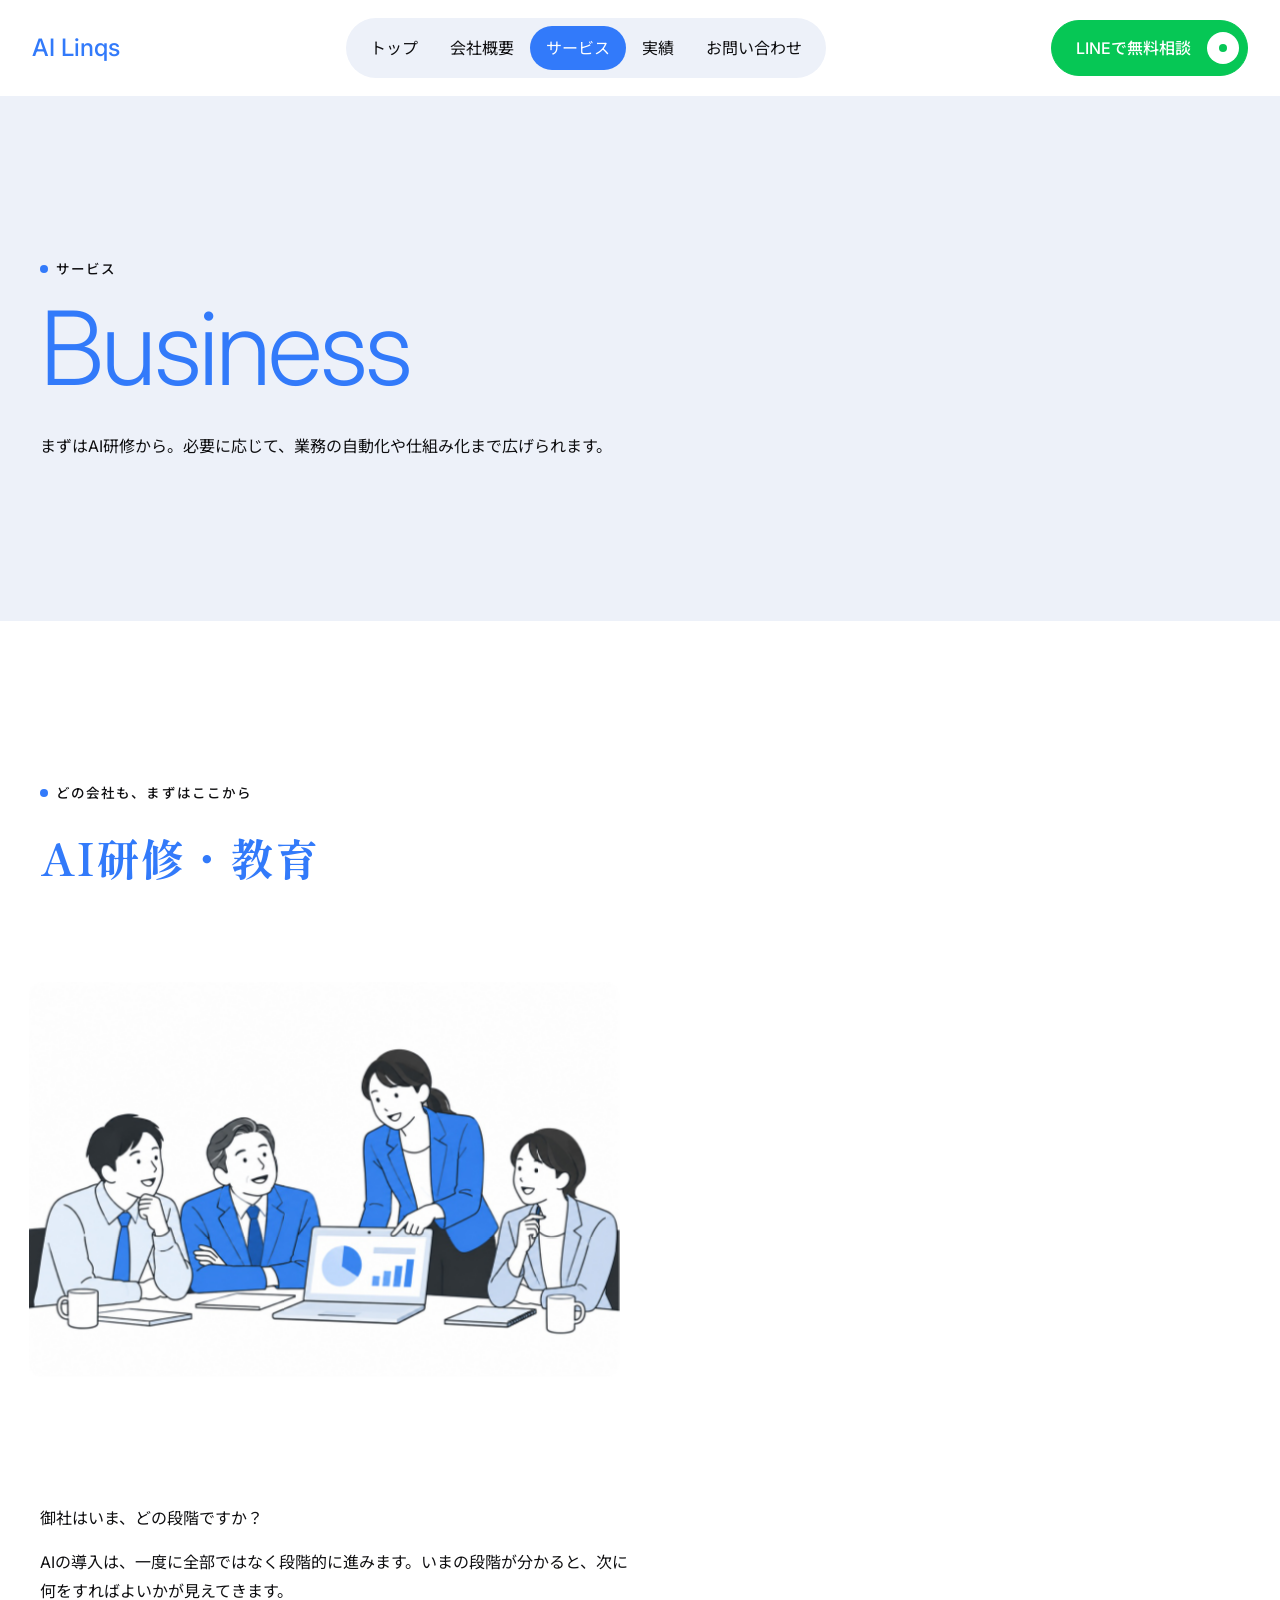
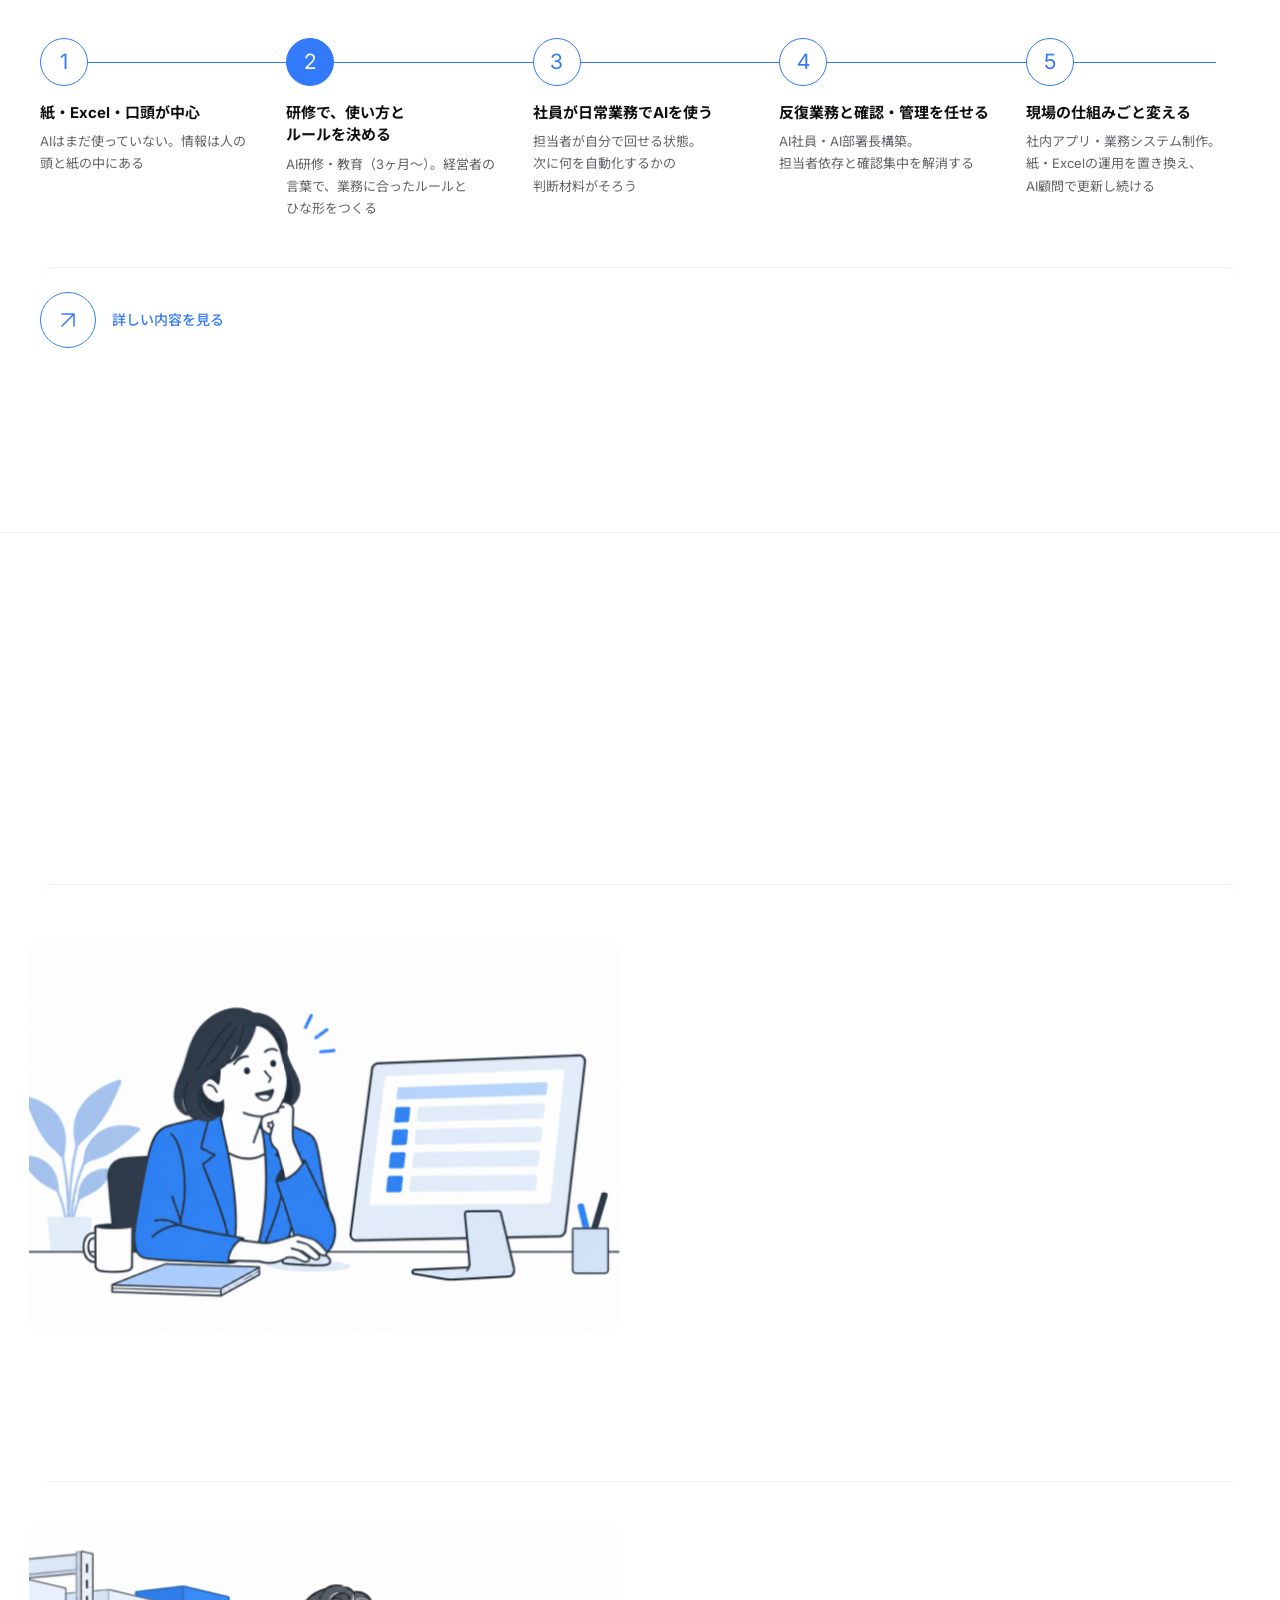
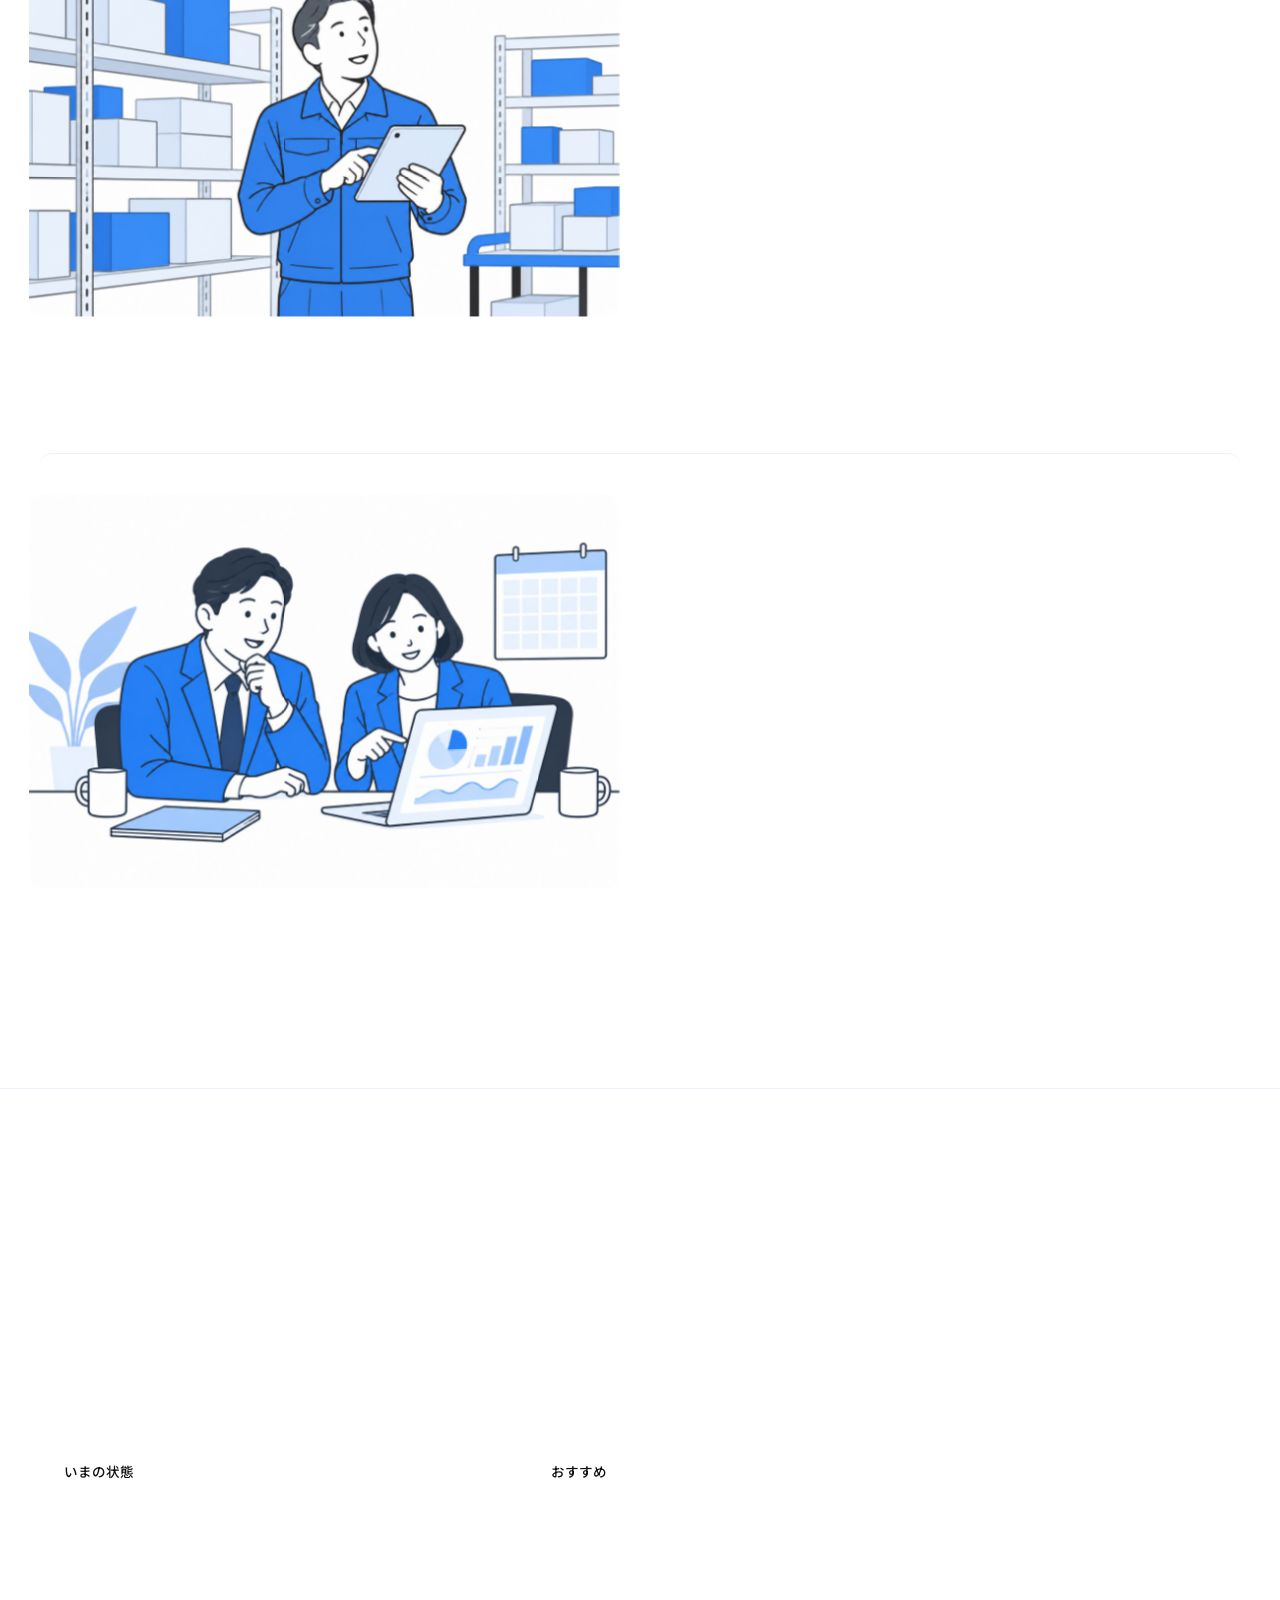
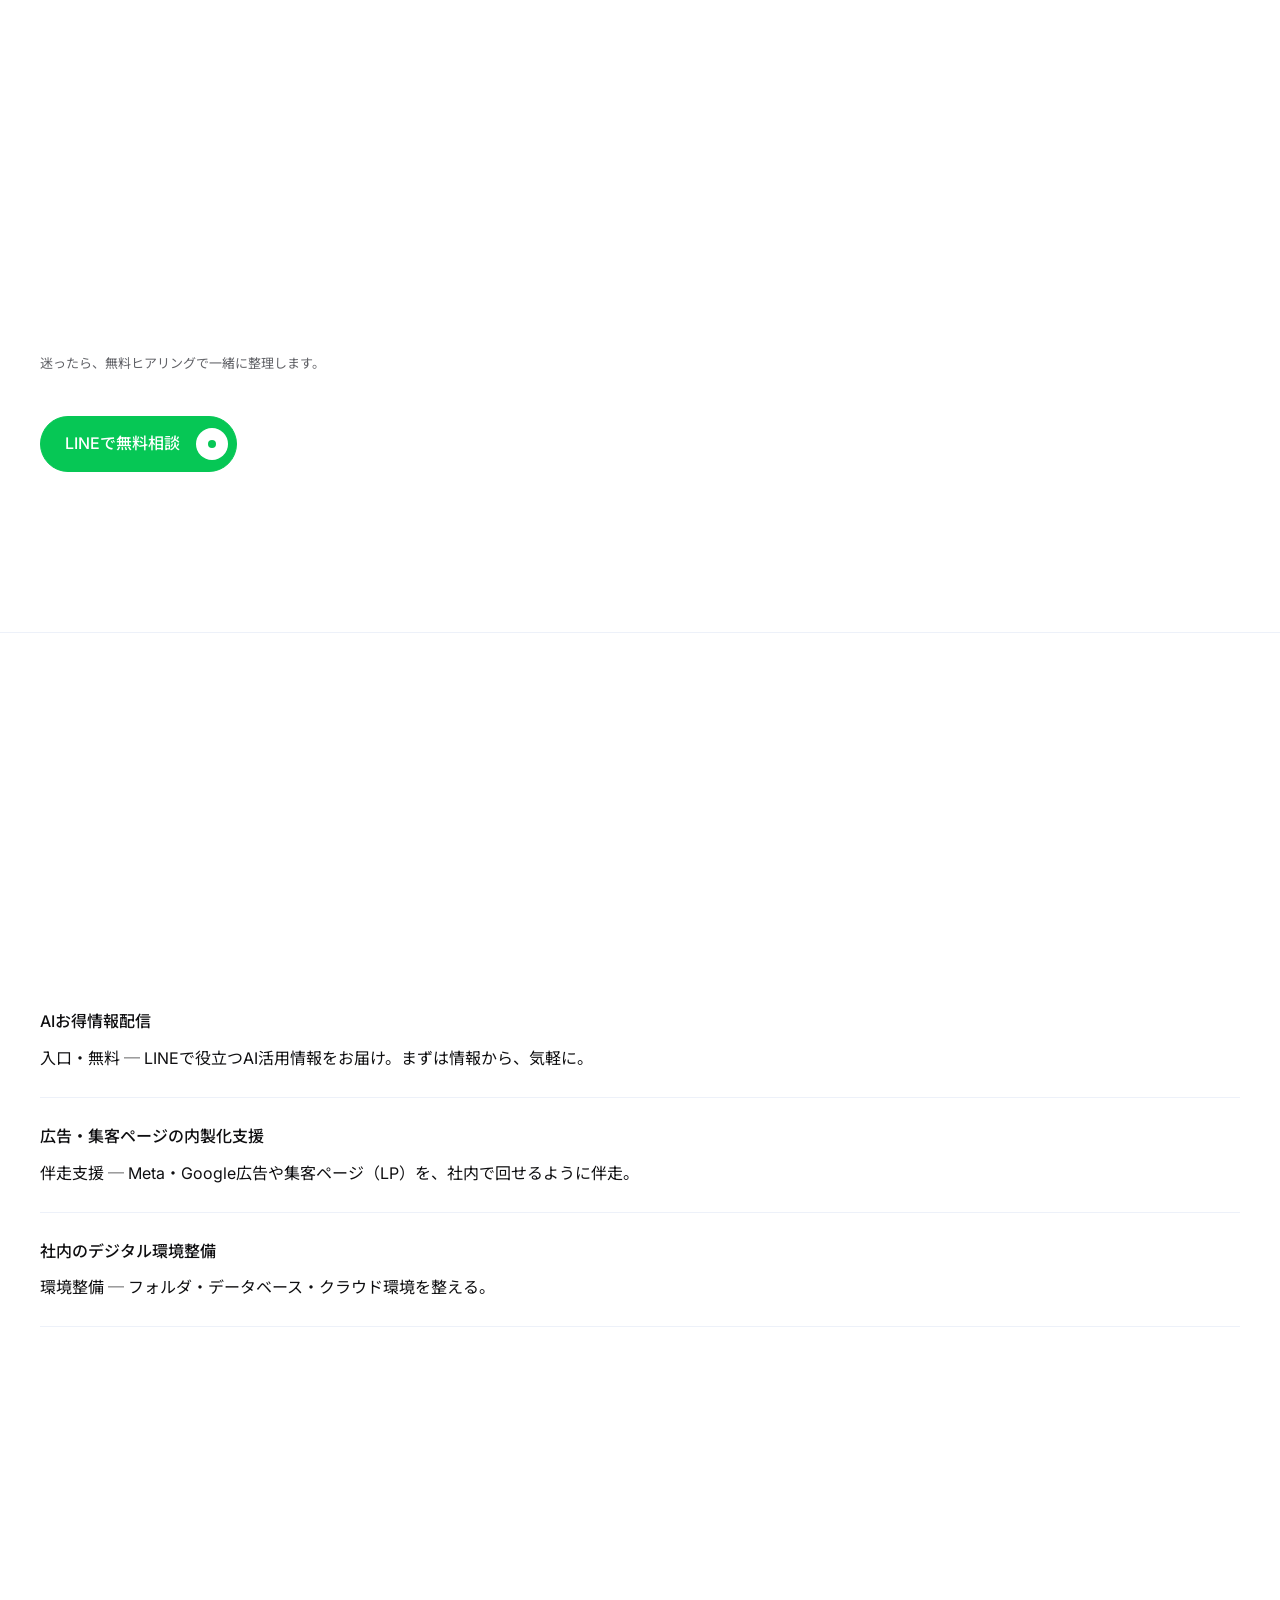
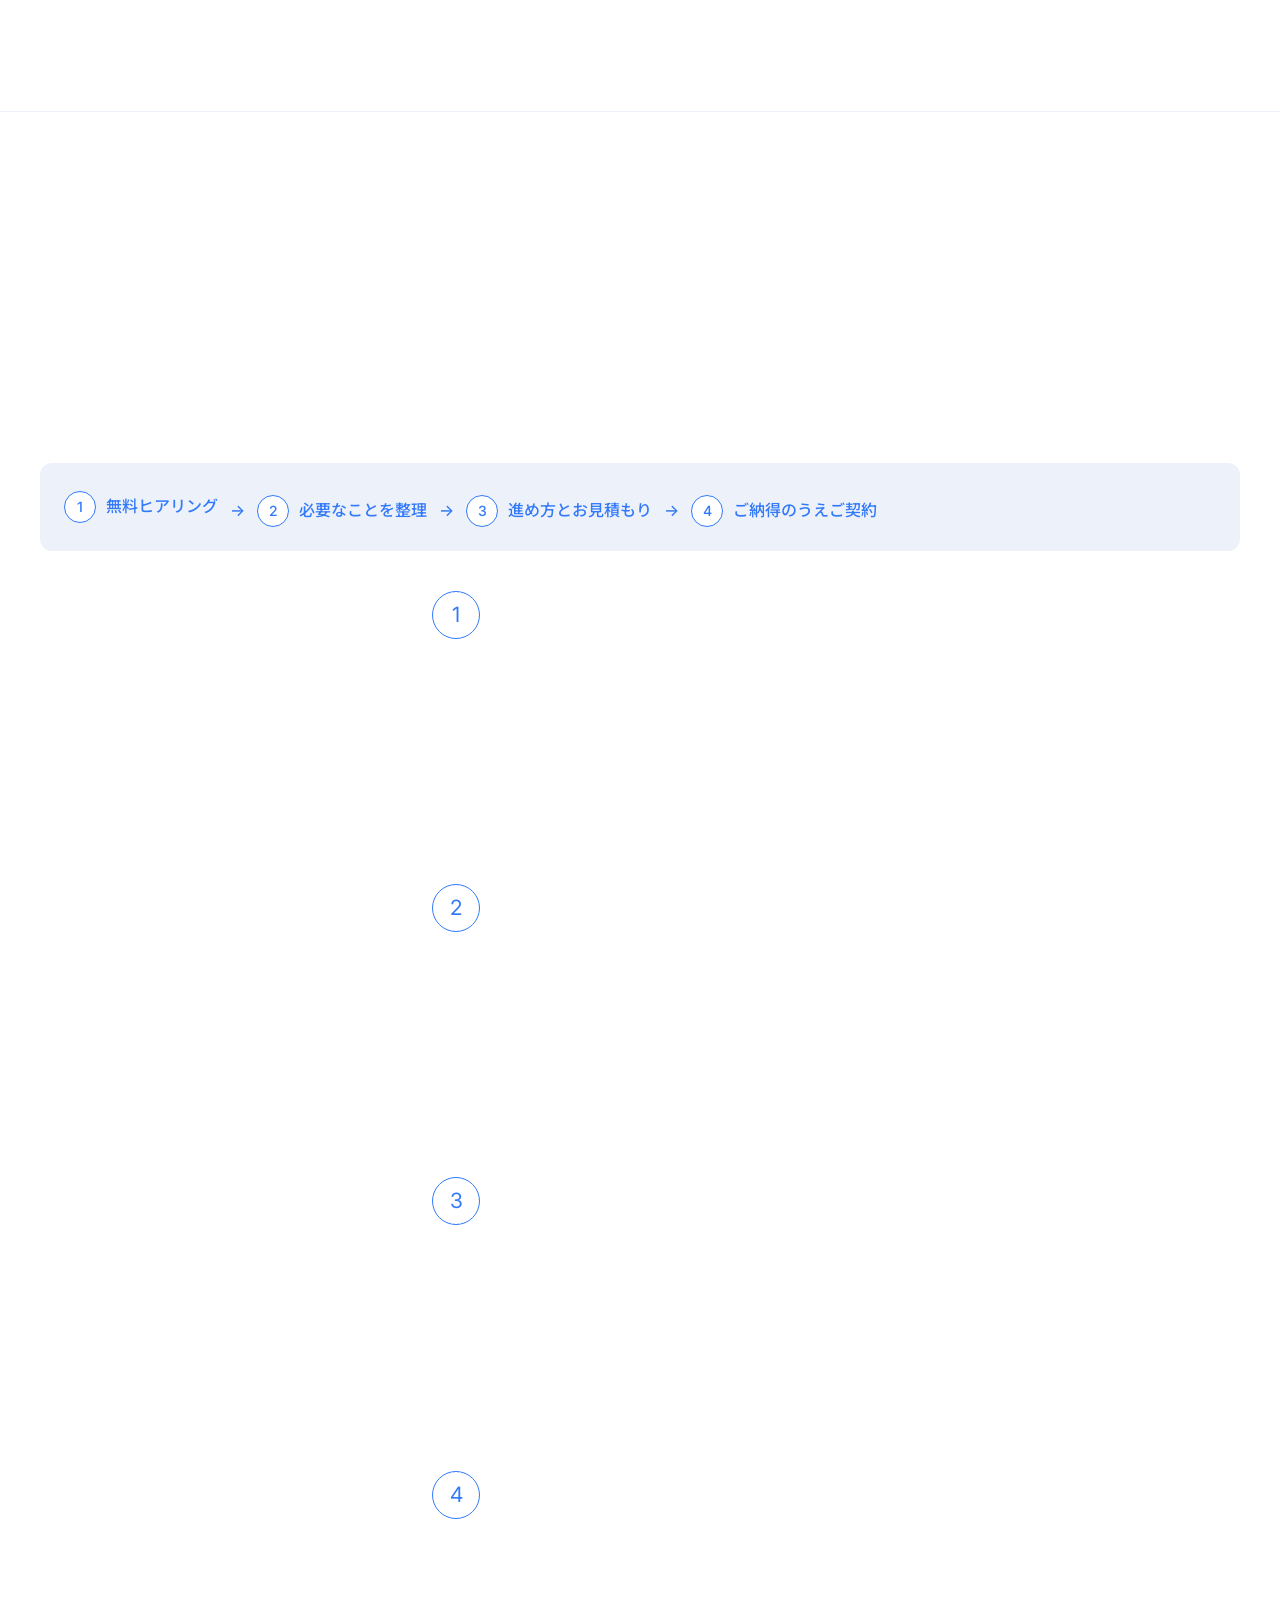
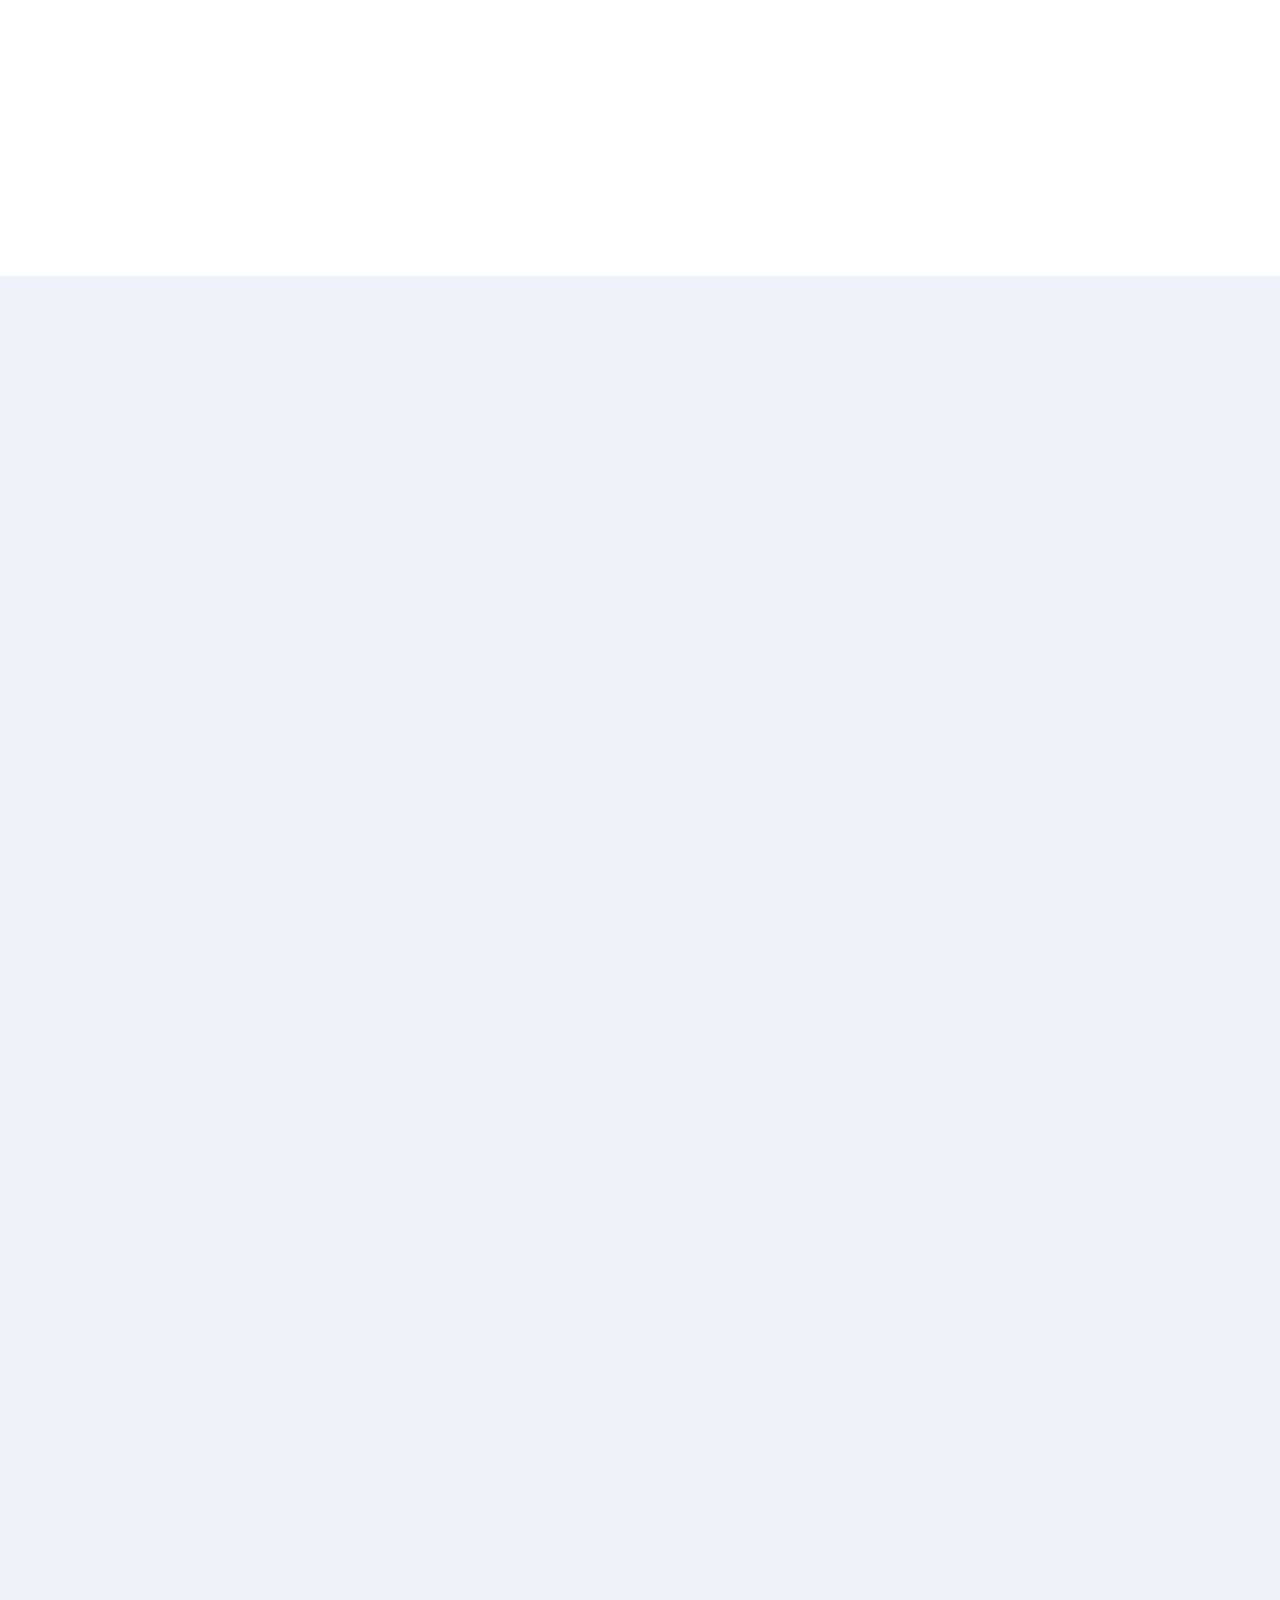
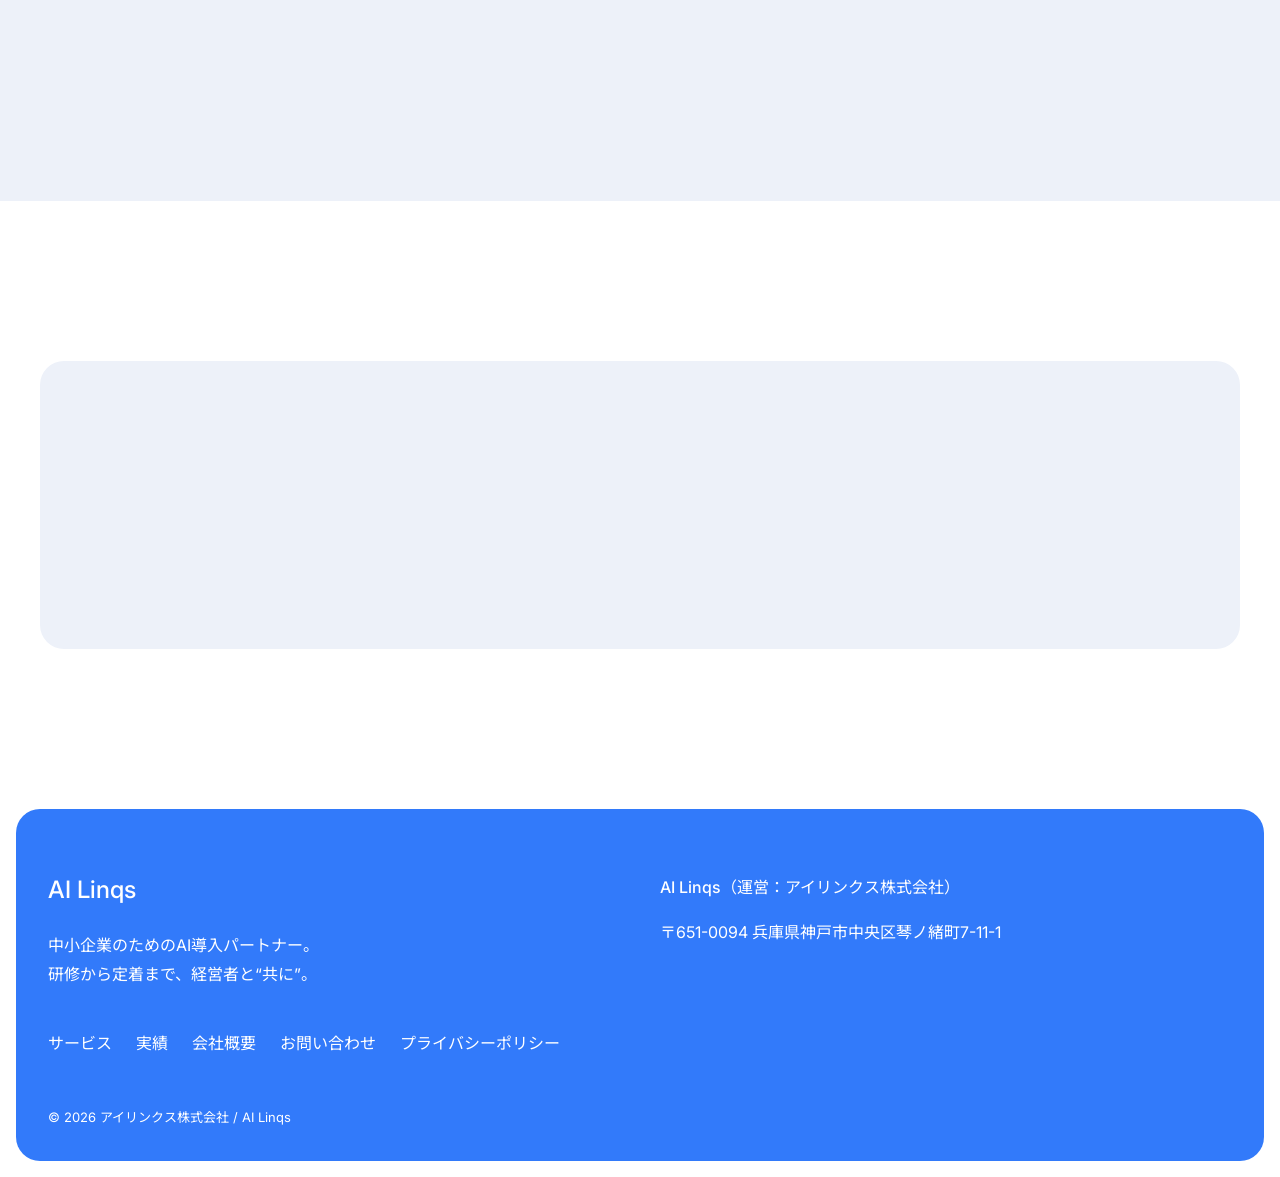
<file: services.html>
<!DOCTYPE html>
<html lang="ja"><head><meta charset="UTF-8"><meta name="robots" content="noindex"><meta http-equiv="refresh" content="0; url=service.html"><link rel="canonical" href="service.html"><title>移動しました｜AI Linqs</title></head>
<body><p>ページは <a href="service.html">service.html</a> に移動しました。自動で移動しない場合はリンクを押してください。</p></body></html>
</file>
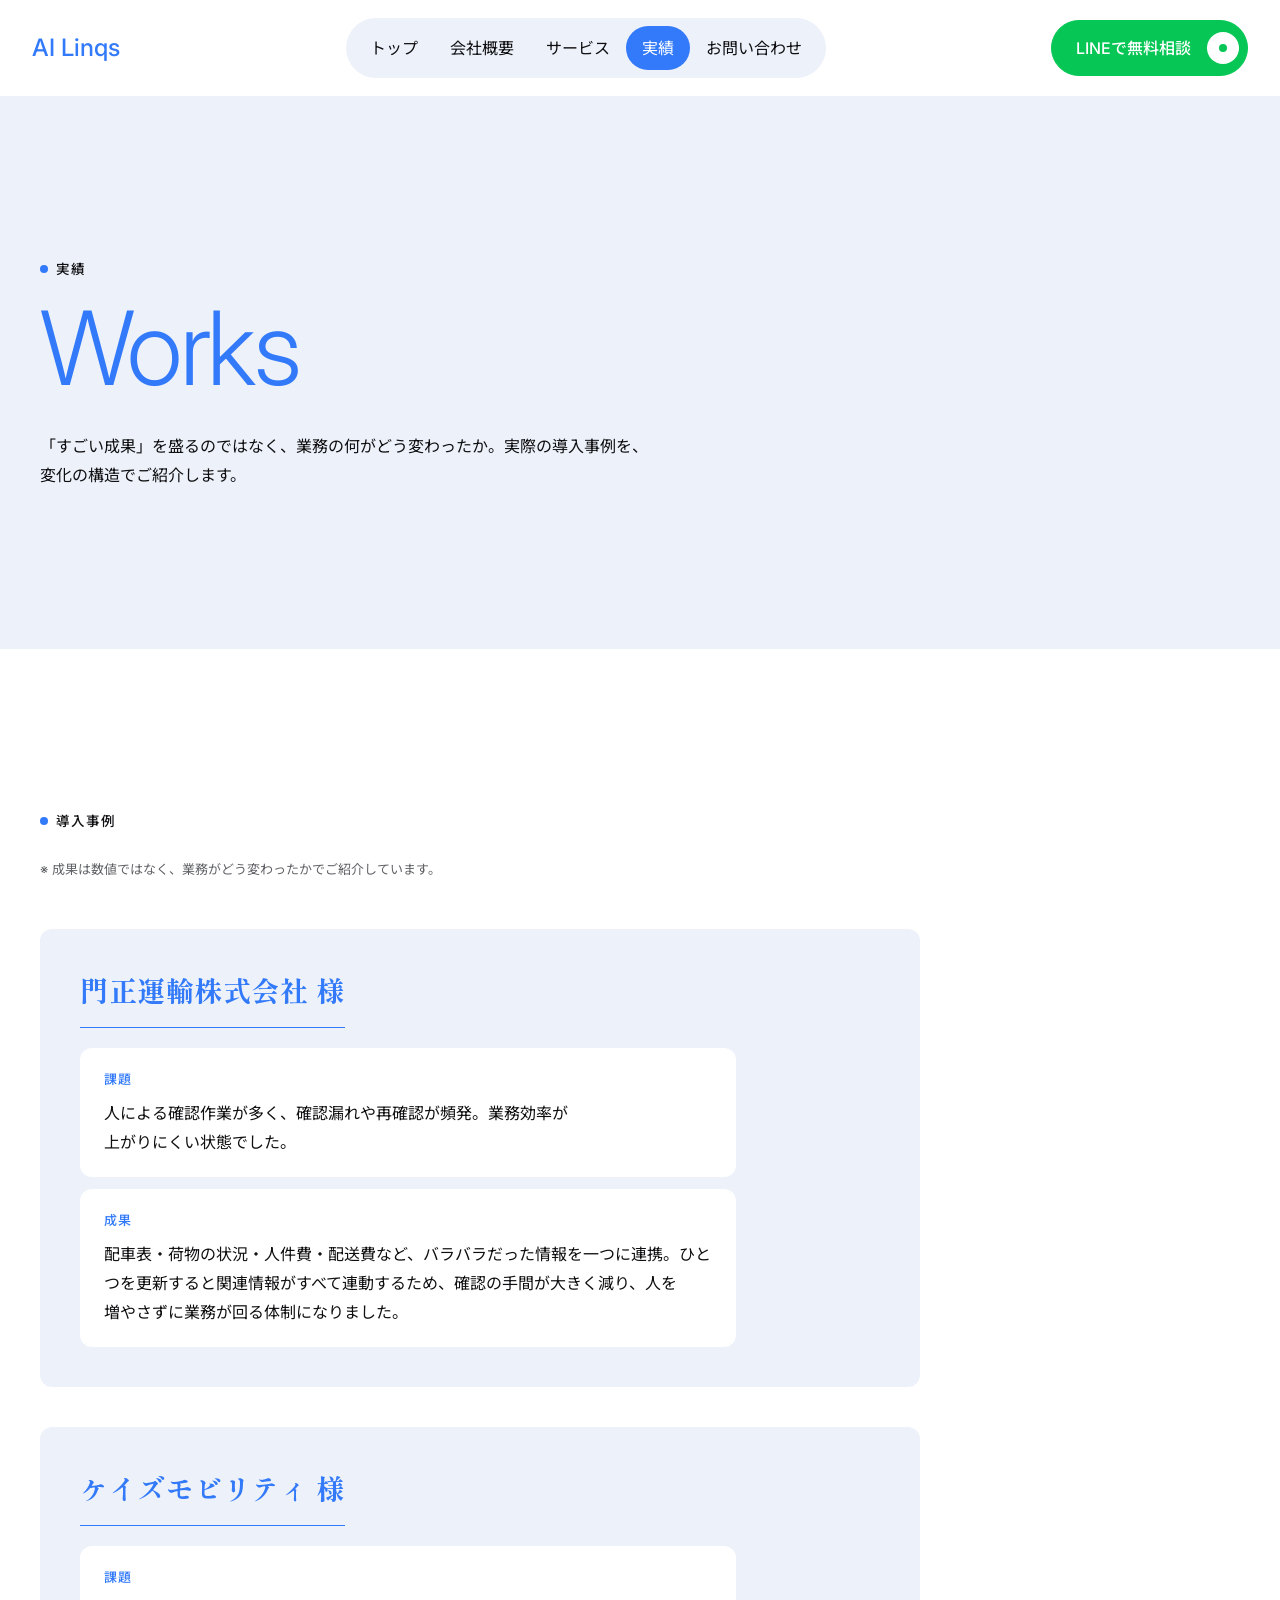
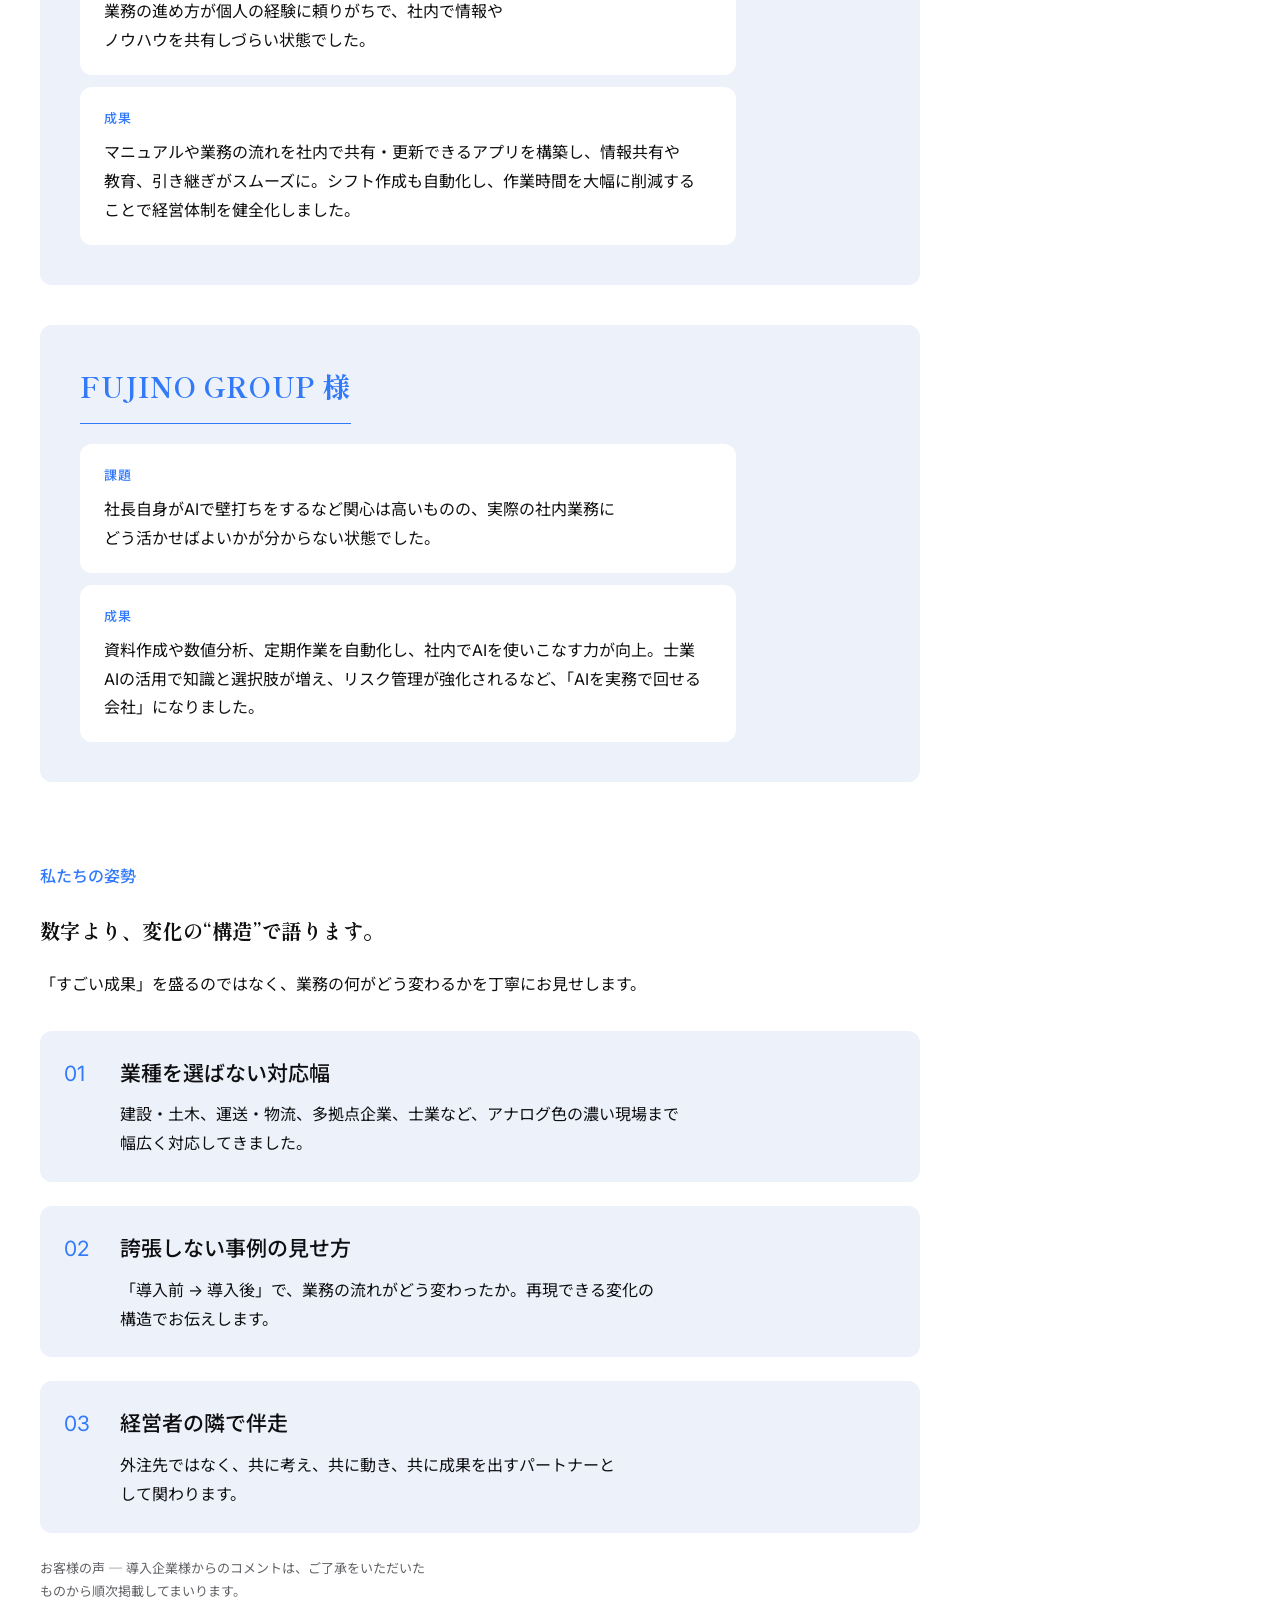
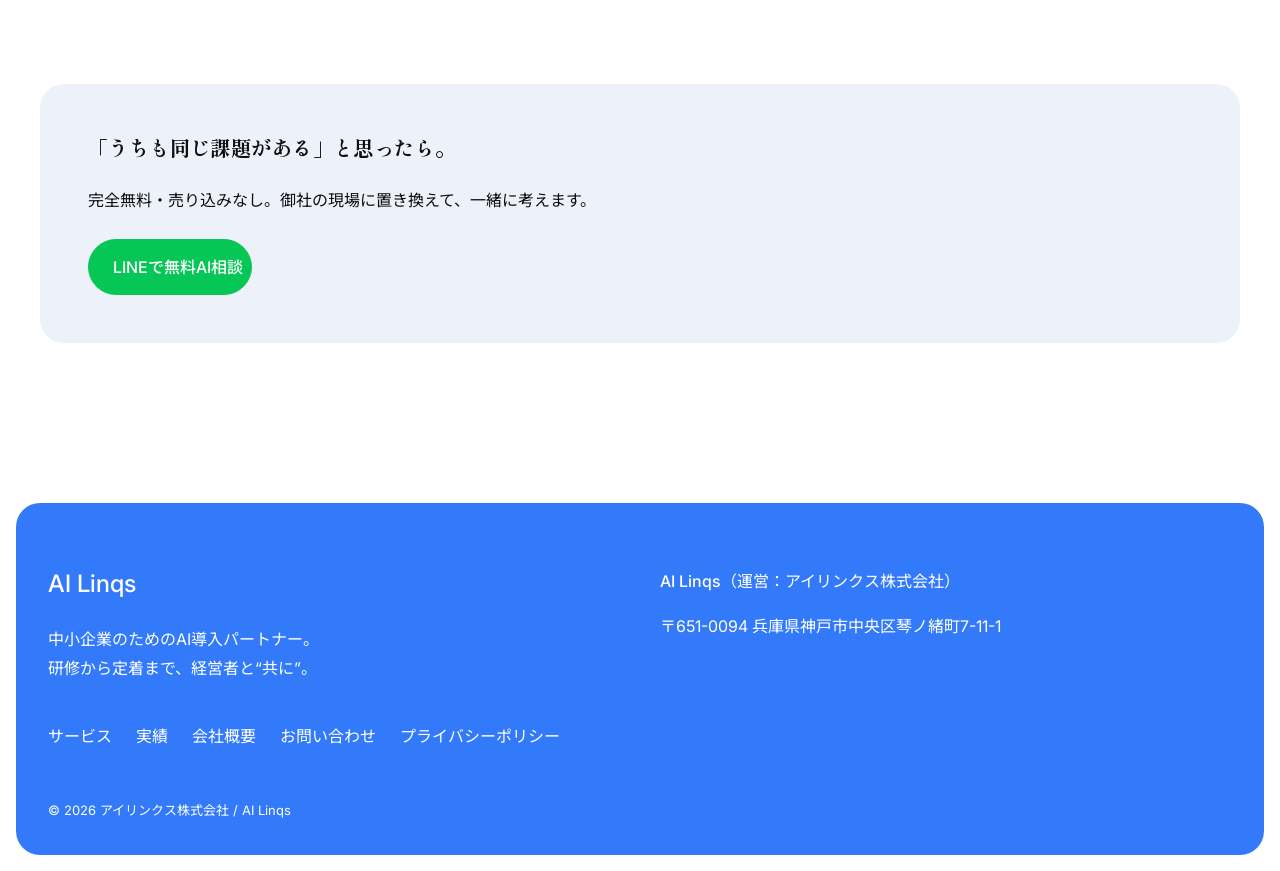
<file: works.html>
<!DOCTYPE html>
<html lang="ja"><head><meta charset="UTF-8"><meta name="viewport" content="width=device-width, initial-scale=1"><meta name="robots" content="noindex,nofollow"><meta name="theme-color" content="#FFFFFF"><title>実績｜AI Linqs</title><meta name="description" content="「すごい成果」を盛るのではなく、業務の何がどう変わったか。実際の導入事例を、変化の構造でご紹介します。"><link rel="icon" sizes="32x32" href="assets/favicon-32.png"><link rel="icon" sizes="192x192" href="assets/favicon-192.png"><link rel="apple-touch-icon" sizes="180x180" href="assets/favicon-180.png"><link rel="preconnect" href="https://fonts.googleapis.com"><link rel="preconnect" href="https://fonts.gstatic.com" crossorigin><link href="https://fonts.googleapis.com/css2?family=Inter:wght@300;400;500;600&amp;family=Noto+Sans+JP:wght@400;500&amp;family=Shippori+Mincho+B1:wght@600;700&amp;display=swap" rel="stylesheet"><link rel="stylesheet" href="css/style.css"><script src="js/main.js" defer></script></head><body><a class="skip" href="#main">本文へスキップ</a><header class="site-header"><div class="header-inner"><a class="logo" href="index.html">AI Linqs</a><nav class="pill-nav" aria-label="グローバルナビゲーション"><a href="index.html">トップ</a><a href="about.html">会社概要</a><a href="service.html">サービス</a><a href="works.html" class="is-active" aria-current="page">実績</a><a href="contact.html">お問い合わせ</a></nav><div class="header-end"><a class="btn" href="contact.html#contact" data-line-cta>LINEで無料相談<span class="btn-dot" aria-hidden="true"></span></a><button class="burger" id="burger" type="button" aria-label="メニューを開く" aria-expanded="false" aria-controls="spMenu"><span></span><span></span></button></div></div><nav class="sp-menu" id="spMenu" aria-label="スマートフォン用メニュー" hidden><a href="index.html">トップ</a><a href="about.html">会社概要</a><a href="service.html">サービス</a><a href="works.html" class="is-active" aria-current="page">実績</a><a href="contact.html">お問い合わせ</a><a class="btn" href="contact.html#contact" data-line-cta>LINEで無料相談<span class="btn-dot" aria-hidden="true"></span></a></nav><noscript><nav class="nojs-nav" aria-label="ページ一覧"><a href="index.html">トップ</a><a href="about.html">会社概要</a><a href="service.html">サービス</a><a href="works.html" class="is-active" aria-current="page">実績</a><a href="contact.html">お問い合わせ</a></nav></noscript></header><main id="main"><section class="page-band"><div class="container"><div class="sec-title"><h1 class="sec-ja"><span class="dot" aria-hidden="true"></span>実績</h1><h2 class="sec-en" aria-hidden="true">Works</h2></div><p>「すごい成果」を盛るのではなく、業務の何がどう変わったか。実際の導入事例を、変化の構造でご紹介します。</p></div></section><section class="section " id="works"><div class="container"><div class="section-head"><div class="sec-title"><h2 class="sec-ja"><span class="dot" aria-hidden="true"></span>導入事例</h2></div>
      
      <p class="slide__note reveal">※ 成果は数値ではなく、業務がどう変わったかでご紹介しています。</p>
      </div><div class="case-list"><article class="case-detail" id="case-1"><!-- 実写が届いたら差し込み：<img class="photo" src="assets/case-01.jpg" alt="" width="1200" height="800" loading="lazy" decoding="async"> --><div class="card-body">
      <h3 class="slide__title reveal">門正運輸株式会社 様</h3>
      <dl class="case reveal">
        <div><dt>課題</dt><dd>人による確認作業が多く、確認漏れや再確認が頻発。業務効率が上がりにくい状態でした。</dd></div>
        <div><dt>成果</dt><dd>配車表・荷物の状況・人件費・配送費など、バラバラだった情報を一つに連携。ひとつを更新すると関連情報がすべて連動するため、確認の手間が大きく減り、人を増やさずに業務が回る体制になりました。</dd></div>
      </dl>
      
      <!-- 看板前の写真が届いたら：<figure class="slide__photo reveal"><img src="assets/case-01.jpg" alt="門正運輸株式会社 様の看板前で" width="1200" height="800" loading="lazy" decoding="async"></figure> --></div></article>
<article class="case-detail" id="case-2"><!-- 実写が届いたら差し込み：<img class="photo" src="assets/case-02.jpg" alt="" width="1200" height="800" loading="lazy" decoding="async"> --><div class="card-body">
      <h3 class="slide__title reveal">ケイズモビリティ 様</h3>
      <dl class="case reveal">
        <div><dt>課題</dt><dd>業務の進め方が個人の経験に頼りがちで、社内で情報やノウハウを共有しづらい状態でした。</dd></div>
        <div><dt>成果</dt><dd>マニュアルや業務の流れを社内で共有・更新できるアプリを構築し、情報共有や教育、引き継ぎがスムーズに。シフト作成も自動化し、作業時間を大幅に削減することで経営体制を健全化しました。</dd></div>
      </dl>
      
      <!-- 看板前の写真が届いたら：<figure class="slide__photo reveal"><img src="assets/case-02.jpg" alt="ケイズモビリティ 様の看板前で" width="1200" height="800" loading="lazy" decoding="async"></figure> --></div></article>
<article class="case-detail" id="case-3"><!-- 実写が届いたら差し込み：<img class="photo" src="assets/case-03.jpg" alt="" width="1200" height="800" loading="lazy" decoding="async"> --><div class="card-body">
      <h3 class="slide__title reveal">FUJINO GROUP 様</h3>
      <dl class="case reveal">
        <div><dt>課題</dt><dd>社長自身がAIで壁打ちをするなど関心は高いものの、実際の社内業務にどう活かせばよいかが分からない状態でした。</dd></div>
        <div><dt>成果</dt><dd>資料作成や数値分析、定期作業を自動化し、社内でAIを使いこなす力が向上。士業AIの活用で知識と選択肢が増え、リスク管理が強化されるなど、「AIを実務で回せる会社」になりました。</dd></div>
      </dl>
      
      <!-- 看板前の写真が届いたら：<figure class="slide__photo reveal"><img src="assets/case-03.jpg" alt="FUJINO GROUP 様の看板前で" width="1200" height="800" loading="lazy" decoding="async"></figure> --></div></article>
</div><div id="stance" class="subsection"><p class="slide__tag reveal">私たちの姿勢</p>
      <h3 class="slide__title reveal">数字より、変化の“構造”で語ります。</h3>
      <p class="slide__lead reveal">「すごい成果」を盛るのではなく、業務の何がどう変わるかを丁寧にお見せします。</p>
      <ul class="mini reveal">
        <li><span>01</span><span><b>業種を選ばない対応幅</b>建設・土木、運送・物流、多拠点企業、士業など、アナログ色の濃い現場まで幅広く対応してきました。</span></li>
        <li><span>02</span><span><b>誇張しない事例の見せ方</b>「導入前 → 導入後」で、業務の流れがどう変わったか。再現できる変化の構造でお伝えします。</span></li>
        <li><span>03</span><span><b>経営者の隣で伴走</b>外注先ではなく、共に考え、共に動き、共に成果を出すパートナーとして関わります。</span></li>
      </ul>
      <!-- [要確認] お客様の声：実際のコメントは書面同意を得たものから掲載。現状は仮文言を置かない方針 -->
      <p class="slide__note reveal">お客様の声 ─ 導入企業様からのコメントは、ご了承をいただいたものから順次掲載してまいります。</p></div><div id="works-cta" class="subsection cta-panel"><h3 class="slide__title reveal">「うちも同じ課題がある」と思ったら。</h3>
      <p class="slide__lead reveal">完全無料・売り込みなし。御社の現場に置き換えて、一緒に考えます。</p>
      <div class="slide__actions reveal">
        <a href="contact.html#contact" class="btn btn--gold" data-line-cta>
          
          LINEで無料AI相談
        </a>
      </div></div></div><!-- [要確認] 各社の掲載許諾（社名・内容の公開可否）を最終確認のこと --></section></main><footer class="footer">
  <div class="container">
    <div class="footer__grid">
      <div>
        <a href="index.html" class="logo" aria-label="AI Linqs トップへ"><span class="logo__ai">AI</span> Linqs</a>
        <p class="footer__desc">中小企業のためのAI導入パートナー。<br>研修から定着まで、経営者と“共に”。</p>
      </div>
      <div>
        <p><strong>AI Linqs</strong>（運営：アイリンクス株式会社）</p>
        <p>〒651-0094 兵庫県神戸市中央区琴ノ緒町7-11-1</p>
      </div>
      <nav class="footer__nav" aria-label="フッターナビゲーション">
        <ul>
          <li><a href="service.html">サービス</a></li>
          <li><a href="works.html">実績</a></li>
          <li><a href="about.html">会社概要</a></li>
          <li><a href="contact.html">お問い合わせ</a></li>
          <li><a href="privacy.html">プライバシーポリシー</a></li>
        </ul>
      </nav>
    </div>
    <p class="footer__copy">&copy; 2026 アイリンクス株式会社 / AI Linqs</p>
  </div>
</footer><div class="sticky-cta" id="stickyCta" hidden><a class="btn" href="contact.html#contact" data-line-cta>LINEで無料相談<span class="btn-dot" aria-hidden="true"></span></a></div><div class="test-badge" id="testBadge" hidden>テスト版 v5</div></body></html>
</file>
<file: css/style.css>
/* AI Linqs v5 — seven colors, no shadows or gradients, 8px spacing. */
:root {
  --white: #FFFFFF;
  --surface: #EDF1F9;
  --blue: #327AFA;
  --ink: #0F0F11;
  --muted: #616267;
  --faint: #9798A1;
  --header-height: 96px;
}
* { box-sizing: border-box; }
html { scroll-padding-top: 112px; }
body { margin: 0; color: var(--ink); background: var(--white); font-family: "Inter", "Noto Sans JP", sans-serif; font-size: 16px; font-weight: 400; line-height: 1.8; }
h1,h2,h3,h4,p,ul,ol,dl,figure { margin: 0; }
h1,h2,h3,h4,summary { text-wrap: balance; word-break: auto-phrase; line-break: strict; }
h1,h2 { color: var(--blue); font-size: clamp(30px, 3.4vw, 48px); font-weight: 400; line-height: 1.4; }
h3 { font-size: clamp(20px, 1.6vw, 21px); font-weight: 500; line-height: 1.6; }
h4 { font-size: 18px; font-weight: 500; }
p,li,dd,td,th { text-wrap: pretty; word-break: auto-phrase; line-break: strict; }
p,dd { max-width: 38em; }
p + p { margin-top: 16px; }
b,strong,th,dt { font-weight: 500; }
a { color: var(--blue); text-underline-offset: 4px; }
button { font: inherit; cursor: pointer; }
img { display: block; max-width: 100%; object-fit: cover; }
ul,ol { padding-left: 24px; }
li + li { margin-top: 8px; }
[hidden] { display: none !important; }
:focus-visible { outline: 2px solid var(--blue); outline-offset: 4px; }
[id] { scroll-margin-top: 112px; }
.phrase,.nw { display: inline-block; }
.container { width: calc(100% - 64px); max-width: 1200px; margin-inline: auto; }
.section { padding: 120px 0 160px; }
.section + .section { border-top: 1px solid var(--surface); }
.section-head { margin-bottom: 48px; }
.section-head > * + * { margin-top: 24px; }
.section-head > .eyebrow:first-child { margin-bottom: 16px; }
.section-head > .eyebrow + h2 { margin-top: 0; }
.lead,.slide__lead { font-size: 16px; line-height: 1.8; }
.eyebrow,.slide__tag { font-size: 16px; font-weight: 500; color: var(--blue); }
.note,.slide__note,.todo,.contact__privacy,.modal__updated,.footer__copy { font-size: 13px; color: var(--muted); }
.note,.slide__note { margin-top: 24px; }
.actions,.slide__actions { display: flex; flex-wrap: wrap; gap: 16px; margin-top: 40px; }
.actions { justify-content: center; }
.grid3 { display: grid; grid-template-columns: repeat(3,minmax(0,1fr)); gap: 24px; align-items: stretch; }
.grid3 > * { min-width: 0; }
.card { display: flex; flex-direction: column; gap: 24px; }
.card-body { display: flex; flex-direction: column; align-items: flex-start; gap: 16px; min-width: 0; flex: 1; }
.card-body > p + p { margin-top: 0; }
.card-copy { width: 100%; font-size: 16px; line-height: 1.8; }
.photo { width: 100%; height: auto; aspect-ratio: 3 / 2; border-radius: 12px; object-fit: cover; }
.surface-section { background: var(--surface); }
.btn { display: inline-flex; align-items: center; justify-content: space-between; gap: 16px; min-height: 56px; max-width: 100%; padding: 8px 8px 8px 24px; border: 1px solid var(--blue); border-radius: 9999px; background: var(--white); color: var(--blue); text-decoration: none; font-size: 16px; font-weight: 500; line-height: 1.4; transition: color .3s ease, background-color .3s ease; }
.btn-dot { display: grid; place-items: center; flex: 0 0 32px; width: 32px; height: 32px; border-radius: 9999px; background: var(--blue); }
.btn-dot::after { content: ""; width: 8px; height: 8px; border-radius: 9999px; background: var(--white); }
.btn[data-line-cta],.btn:hover { background: var(--blue); color: var(--white); }
.btn[data-line-cta] .btn-dot,.btn:hover .btn-dot { background: var(--white); }
.btn[data-line-cta] .btn-dot::after,.btn:hover .btn-dot::after { background: var(--blue); }
.btn[data-line-cta]:hover { background: var(--white); color: var(--blue); }
.btn[data-line-cta]:hover .btn-dot { background: var(--blue); }
.btn[data-line-cta]:hover .btn-dot::after { background: var(--white); }
.site-header { position: sticky; top: 0; z-index: 20; background: var(--white); border-bottom: 1px solid var(--surface); }
.header-inner { width: calc(100% - 64px); max-width: 1360px; min-height: var(--header-height); margin: auto; display: flex; justify-content: space-between; align-items: center; gap: 24px; }
.logo { font-size: 24px; font-weight: 500; line-height: 1.4; color: var(--blue); text-decoration: none; white-space: nowrap; }
.pill-nav { display: flex; padding: 8px; border-radius: 9999px; background: var(--surface); }
.pill-nav a { padding: 8px 16px; font-size: 16px; color: var(--ink); text-decoration: none; border-radius: 9999px; white-space: nowrap; }
.pill-nav a.is-active,.sp-menu a.is-active { background: var(--blue); color: var(--white); }
.header-end { display: flex; align-items: center; gap: 16px; }
.burger { display: none; width: 48px; height: 48px; padding: 16px 8px; background: var(--white); border: 1px solid var(--blue); border-radius: 9999px; }
.burger span { display: block; height: 1px; background: var(--blue); }
.burger span + span { margin-top: 8px; }
.sp-menu { padding: 16px 24px 24px; background: var(--surface); }
.sp-menu > a { display: block; padding: 8px 16px; margin-top: 8px; border-radius: 9999px; text-decoration: none; }
.sp-menu > .btn { display: flex; }
.nojs-nav { display: flex; flex-wrap: wrap; gap: 16px; padding: 16px; }
.skip { position: fixed; z-index: 40; top: -160px; left: 16px; padding: 16px; border-radius: 9999px; background: var(--white); border: 1px solid var(--blue); }
.skip:focus { top: 16px; }
/* Full-bleed hero has no frame, padding or border radius. */
.hero { position: relative; }
/* 16:9 video retains the existing crop and left alignment. */
.hero-image { display: block; width: 100%; height: clamp(520px, 45vw, 760px); object-fit: cover; object-position: left center; }
.hero-inner { position: absolute; inset: 0; width: calc(100% - 64px); max-width: 1200px; margin: auto; display: flex; align-items: center; }
.hero-copy { width: 40%; max-width: 40%; padding: 48px 0; }
.hero-copy > * + * { margin-top: 24px; }
.hero-copy h1 { font-size: clamp(30px, 2.6vw, 40px); white-space: nowrap; }
.hero-copy .eyebrow { max-width: 32em; font-size: 16px; color: var(--ink); }
.hero-copy .lead { max-width: 30em; }
.page-band { padding: 80px 0; background: var(--surface); }
.page-band h1 { font-size: 48px; }
.page-band p { margin-top: 24px; }
#philosophy > .container > .section-head h2 { font-size: clamp(24px, 3.3vw, 48px); }
.philosophy-intro { display: grid; grid-template-columns: 1.2fr 1fr; align-items: center; gap: 64px; }
.philosophy-intro .photo { max-height: 360px; }
.pillar { padding: 0; }
.pillar h3 { font-size: clamp(28px, 2.3vw, 32px); font-weight: 400; color: var(--blue); line-height: 1.4; }
.pillars .card-body { gap: 24px; }
.issue-cards .card-body { padding: 0; }
.reason-cards .card { border-top: 1px solid var(--blue); padding: 24px 0; }
.reason-cards .eyebrow { font-size: 32px; font-weight: 400; }
.steps { display: grid; grid-template-columns: repeat(4,minmax(0,1fr)); align-items: stretch; list-style: none; padding: 0; gap: 24px; }
.steps li { position: relative; margin: 0; min-width: 0; display: flex; flex-direction: column; gap: 16px; font-size: 16px; }
.steps li::before { content: ""; position: absolute; top: 24px; left: 0; right: -24px; height: 1px; background: var(--blue); }
.steps li:last-child::before { right: 0; }
.step-number { position: relative; z-index: 1; width: 48px; height: 48px; display: grid; place-items: center; border: 1px solid var(--blue); border-radius: 9999px; background: var(--white); color: var(--blue); font-size: 21px; }
.service-cards h3 { white-space: nowrap; font-size: clamp(18px, 1.6vw, 21px); }
.case-cards .card-copy { font-size: 16px; }
.line-frame { background: var(--surface); border-radius: 24px; padding: 48px; }
.line-frame .section-head { max-width: 760px; }
.line-frame .grid3 { gap: 24px; }
.line-frame .card { background: var(--white); border-radius: 12px; padding: 24px 16px; }
.line-frame .card h3 { font-size: 19px; }
.line-frame .card .phrase { display: inline; }
.line-frame .card br { display: none; }
.line-icon { width: 40px; height: 40px; stroke: var(--blue); fill: none; stroke-width: 1.5; }
.line-action { display: flex; align-items: center; justify-content: center; gap: 40px; margin-top: 48px; }
.qr { width: 160px; height: 160px; }
.subsection { margin-top: 80px; }
.subsection > * + * { margin-top: 24px; }
.values .card { padding: 24px 0; border-top: 1px solid var(--blue); }
.values h3 { font-size: 21px; }
.values .dash { list-style: none; padding: 0; }
.values .dash li + li { margin-top: 0; }
.message-block,.prose,.privacy-prose,.detail-content { max-width: 38em; margin-inline: auto; }
.message-block > h2 { margin-top: 16px; }
.message p { margin-top: 24px; }
.message__sign { width: 240px; height: auto; margin: 32px 0 0 auto; }
.prose ul { margin: 24px 0; }
#why-us { max-width: 38em; margin-inline: auto; }
#why-us > h3 { font-size: 28px; color: var(--blue); }
#company-info { max-width: 800px; margin-inline: auto; }
.company-table { width: 100%; border-collapse: collapse; margin-top: 24px; }
.company-table th,.company-table td { text-align: left; vertical-align: top; padding: 24px 16px; border-bottom: 1px solid var(--surface); }
.company-table th { width: 24%; }
.mini { display: grid; list-style: none; padding: 0; gap: 24px; margin-top: 32px; }
.mini li { display: flex; gap: 24px; padding: 24px; background: var(--surface); border-radius: 12px; margin: 0; }
.mini li > span:first-child { flex: 0 0 32px; color: var(--blue); font-size: 21px; }
.mini li > span:last-child { max-width: 38em; }
.mini b { display: block; margin-bottom: 8px; font-size: 21px; }
#lineup .mini { max-width: 800px; }
.detail-section:nth-of-type(even) { background: var(--surface); }
.detail-content h2 { font-size: clamp(28px, 3vw, 40px); }
.detail-content h3,.privacy-prose h3 { margin: 40px 0 16px; }
.modal__head { margin-bottom: 32px; }
.modal__head .slide__tag { margin-bottom: 16px; }
.ba { margin-top: 40px; display: grid; gap: 24px; }
.ba__col { border: 1px solid var(--blue); border-radius: 12px; padding: 24px; }
.ba__h { color: var(--blue); font-weight: 500; margin-bottom: 16px; }
.ba__arrow { display: none; }
.row { margin-top: 32px; }
.row__h { margin-bottom: 16px; color: var(--blue); }
.price { border-top: 1px solid var(--blue); margin-top: 40px; padding-top: 24px; }
.table-wrap { overflow-x: auto; margin-top: 24px; }
.compare { width: 100%; border-collapse: collapse; text-align: left; table-layout: fixed; }
.compare th,.compare td { padding: 24px 16px; vertical-align: top; border-bottom: 1px solid var(--surface); }
.compare thead { background: var(--surface); }
.compare th:first-child { width: 28%; }
.compare th:last-child { width: 20%; }
.panel,.cta-panel { padding: 48px; border-radius: 12px; background: var(--surface); }
.cta-panel p { margin-inline: auto; }
.cta-panel { text-align: center; }
.cta-panel .slide__actions { justify-content: center; }
#comparison #compare { margin-top: 0; }
#service-consult .subsection { margin-top: 0; }
.process-details { display: grid; gap: 32px; max-width: 38em; margin: 64px auto 0; }
.process-details h3 { margin-bottom: 16px; color: var(--blue); }
#faq { background: var(--surface); }
.faq { max-width: 800px; margin-top: 48px; }
details { background: var(--white); border-radius: 12px; padding: 24px; margin-bottom: 16px; }
summary { position: relative; cursor: pointer; list-style: none; padding-right: 32px; font-size: 18px; font-weight: 500; }
summary::-webkit-details-marker { display: none; }
.faq__pm { position: absolute; top: 0; right: 0; color: var(--blue); }
.faq__pm::after { content: "+"; }
details[open] .faq__pm::after { content: "−"; }
.faq__a { padding-top: 24px; }
.faq-group__title { margin: 40px 0 24px; font-size: 21px; }
.case-list { display: grid; gap: 120px; }
.case-detail { display: grid; grid-template-columns: 1fr 1fr; gap: 48px; align-items: start; }
.case-detail .photo { position: sticky; top: 128px; }
.case-detail .card-body { gap: 24px; }
.case-detail h3 { font-size: 28px; color: var(--blue); }
.tags { display: flex; flex-wrap: wrap; gap: 8px; }
.tags > span { background: var(--surface); border-radius: 9999px; padding: 8px 16px; font-size: 16px; }
.case > div + div { margin-top: 24px; }
.case dt { color: var(--blue); margin-bottom: 8px; }
.case dd { margin: 0; }
.voice { border-radius: 12px; padding: 24px; background: var(--surface); }
.voice h4 { color: var(--blue); margin-bottom: 16px; }
#stance { max-width: 800px; margin-inline: auto; }
.consult-content { margin-top: 80px; }
.consult-content > h3 { margin: 16px 0 24px; font-size: 32px; color: var(--blue); }
.icons3 { display: grid; grid-template-columns: repeat(3,minmax(0,1fr)); gap: 24px; align-items: stretch; margin-top: 40px; }
.icons3 > div { padding: 24px; border-radius: 12px; background: var(--surface); }
.icons3 b { display: block; color: var(--blue); font-size: 21px; margin-bottom: 16px; }
.contact-action { margin-top: 80px; }
.contact-action .subsection { margin-top: 0; }
.line-card { text-align: center; max-width: 38em; margin: auto; }
.line-card p { margin-top: 24px; }
.line-card .btn { margin-top: 24px; }
.line-card small { display: block; margin-top: 24px; font-size: 13px; color: var(--muted); }
.line-card__qr img { width: 160px; height: 160px; margin: 0 auto 32px; }
.contact__privacy { margin: 32px auto 0; }
.privacy-prose ul { margin: 24px 0; }
.privacy-prose .modal__updated { margin-top: 40px; }
.footer { margin: 0 16px 16px; padding: 64px 0 32px; background: var(--blue); color: var(--white); border-radius: 24px; }
.footer a,.footer .footer__copy { color: var(--white); }
.footer :focus-visible { outline-color: var(--white); }
.footer__grid { display: grid; grid-template-columns: 1fr 1fr; gap: 40px; }
.footer__desc { margin-top: 24px; }
.footer__nav { grid-column: 1 / -1; }
.footer__nav ul { display: flex; flex-wrap: wrap; list-style: none; padding: 0; gap: 24px; }
.footer__nav li { margin: 0; }
.footer__nav a { text-decoration: none; }
.footer__copy { margin-top: 48px; }
.test-badge { position: fixed; bottom: 16px; left: 16px; z-index: 25; padding: 8px 16px; border-radius: 9999px; background: var(--surface); color: var(--faint); font-size: 13px; }
.sticky-cta { display: none; }
.reveal.is-pending { opacity: 0; transform: translateY(16px); }
.reveal { transition: opacity .6s ease, transform .6s ease; }
@media (max-width: 1199px) {
  .pill-nav { display: none; }
  .burger { display: block; }
  .grid3 { grid-template-columns: minmax(0,1fr); max-width: 608px; margin-inline: auto; gap: 48px; }
  .pillars,.reason-cards,.values { max-width: 400px; }
  .line-frame .grid3 { max-width: 480px; }
  .line-frame .card { padding: 32px; }
  .line-frame .card .phrase { display: inline-block; }
  .line-frame .card br { display: initial; }
  .philosophy-intro { gap: 32px; grid-template-columns: 1fr; max-width: 608px; margin-inline: auto; }
  .philosophy-intro .photo { max-height: none; }
  .hero-inner { position: static; padding: 48px 0 64px; }
  .hero-image { min-height: 0; height: 46svh; }
  .hero-copy { max-width: 100%; width: 608px; padding: 0; }
  .hero-copy h1 { font-size: 48px; }
  .hero { min-height: 0; }
  .hero-copy .lead { max-width: 38em; }
  .steps { gap: 16px; }
  .steps li::before { right: -16px; }
  .case-detail { grid-template-columns: 1fr; max-width: 800px; margin-inline: auto; gap: 32px; }
  .case-detail .photo { position: static; }
  .case-detail .card-body { max-width: 38em; }
  .icons3 { grid-template-columns: 1fr; max-width: 608px; }
}
@media (max-width: 767px) {
  :root { --header-height: 80px; }
  html { scroll-padding-top: 96px; }
  [id] { scroll-margin-top: 96px; }
  .container,.header-inner,.hero-inner { width: calc(100% - 32px); }
  .section { padding: 80px 0; }
  .section-head { margin-bottom: 32px; }
  .header-inner { gap: 16px; }
  .header-end > .btn { display: none; }
  h1,h2 { font-size: 30px; }
  .hero-inner { padding: 32px 0 64px; }
  .hero-copy h1 { font-size: clamp(26px, 8.2vw, 40px); }
  .hero-copy .eyebrow { font-size: 16px; }
  .page-band { padding: 48px 0; }
  .page-band h1 { font-size: 32px; }
  #philosophy > .container > .section-head h2 { font-size: clamp(20px, 6.3vw, 32px); }
  .pillar h3 { font-size: clamp(24px, 7.2vw, 32px); }
  .steps { gap: 8px; }
  .steps li { font-size: 16px; }
  .steps li::before { right: -8px; }
  .step-number { width: 40px; height: 40px; font-size: 18px; }
  .steps li::before { top: 24px; }
  .steps .phrase { display: inline; }
  .steps br { display: none; }
  .service-cards h3 { font-size: clamp(17px, 5vw, 21px); }
  .case-cards .card-copy .phrase { display: inline; }
  .line-frame { padding: 32px 16px; }
  .line-frame .section-head h2 { font-size: 26px; }
  .line-frame .card { padding: 24px 16px; }
  .line-frame .card .phrase { display: inline; }
  .line-frame .card br { display: none; }
  .line-frame .card h3 { font-size: 19px; }
  .line-action { margin-top: 32px; }
  .pc-only { display: none; }
  .subsection { margin-top: 64px; }
  .values h3 { font-size: 20px; }
  .company-table th,.company-table td { padding: 16px 8px; }
  .company-table th { width: 32%; }
  .mini li { padding: 24px 16px; gap: 16px; }
  .mini b { font-size: 20px; }
  .panel,.cta-panel { padding: 32px 16px; }
  .ba__col { padding: 24px 16px; }
  .compare { min-width: 720px; }
  .case-list { gap: 80px; }
  .case-detail h3 { font-size: 24px; }
  .voice { padding: 24px 16px; }
  .tags > span { padding: 8px; }
  .footer { padding: 48px 0 104px; }
  .footer__grid { grid-template-columns: 1fr; gap: 32px; }
  .footer__nav ul { gap: 16px; }
  .footer .container { width: calc(100% - 32px); }
  .sticky-cta:not([hidden]) { display: flex; justify-content: center; position: fixed; left: 0; right: 0; bottom: 0; z-index: 30; padding: 8px 16px; padding-bottom: max(8px,env(safe-area-inset-bottom)); background: var(--white); border-top: 1px solid var(--surface); }
  .sticky-cta .btn { width: 100%; max-width: 400px; }
  .test-badge { display: none; }
}
@media (prefers-reduced-motion: reduce) {
  .reveal,.btn { transition: none; }
  .reveal.is-pending { opacity: 1; transform: none; }
}
/* Fixed editorial lines remain real lines, rather than equal-height empty space. */
.phrase { max-width: 100%; }
.benefits .card .phrase,.case-cards .card-copy .phrase { display: inline-block; }
.benefits .card br { display: initial; }
@media (max-width: 767px) {
  .steps { grid-template-columns: repeat(4,208px); overflow-x: auto; padding-bottom: 16px; gap: 24px; }
  .steps li::before { right: -24px; }
  .steps li > span:last-child { max-width: 13em; }
  .steps .phrase { display: inline-block; }
  .steps br { display: initial; }
}

/* v3.2: timing illustration and vertical contract sequence. */
.pillars { margin-top: 64px; }
.timing-layout { display: grid; grid-template-columns: minmax(0,2fr) minmax(0,1fr); align-items: center; gap: 32px; }
.timing-copy { min-width: 0; }
.timing-copy .section-head { margin-bottom: 32px; }
.timing-body { max-width: 38em; }
.timing-copy .actions { justify-content: flex-start; margin-top: 32px; }
.timing-visual { position: relative; min-width: 0; }
.timing-mark { position: absolute; top: 8%; left: 60%; transform: translateX(-50%); display: grid; place-items: center; width: 56px; height: 56px; border-radius: 9999px; background: var(--blue); color: var(--white); font-size: 32px; line-height: 1; }
.timing-visual .photo { transition: opacity .8s ease, transform .8s ease; }
.timing-mark { transition: opacity .4s ease .4s, transform .4s ease .4s; }
.timing-visual.is-pending .photo { opacity: 0; transform: translateY(24px); }
.timing-visual.is-pending .timing-mark { opacity: 0; transform: translateX(-50%) scale(.6); }
.contract-flow { margin-top: 64px; }
.contract-flow > h3 { color: var(--blue); font-size: 32px; margin-bottom: 40px; }
.contract-steps { display: grid; gap: 48px; list-style: none; padding: 0; }
.contract-steps li { display: grid; grid-template-columns: minmax(0,1fr) 48px minmax(0,2fr); gap: 24px; align-items: start; margin: 0; }
.contract-copy { min-width: 0; }
.contract-copy h4 { color: var(--blue); font-size: 21px; margin-bottom: 16px; }
@media (max-width: 1199px) {
  .timing-layout { grid-template-columns: minmax(0,1fr); max-width: 608px; margin-inline: auto; gap: 40px; }
  .timing-visual { grid-row: 1; width: 100%; max-width: 480px; margin-inline: auto; }
  .contract-steps li { grid-template-columns: minmax(0,1fr) 48px minmax(0,1.5fr); }
}
@media (max-width: 767px) {
  .contract-flow > h3 { font-size: 28px; }
  .contract-steps li { grid-template-columns: 40px minmax(0,1fr); gap: 24px 16px; }
  .contract-steps .photo { grid-column: 1 / -1; }
  .timing-body .phrase { display: inline; }
}
@media (prefers-reduced-motion: reduce) {
  .timing-visual .photo,.timing-mark { transition: none; }
  .timing-visual.is-pending .photo { opacity: 1; transform: none; }
  .timing-visual.is-pending .timing-mark { opacity: 1; transform: translateX(-50%); }
}

/* ---- ヒーロー（動画）：絵柄が変わっても文字が読めるよう、動画全体に暗幕を敷いて白い文字にする。
   暗幕の色は小窓の背面と同じ rgba(15,15,17,.5)。文字を動画に重ねる幅（1200px 以上）だけに適用 ---- */
@media (min-width: 1200px) {
  .hero::before { content: ""; position: absolute; inset: 0; background: var(--ink); opacity: .5; pointer-events: none; }
  .hero-inner { z-index: 1; }
  .hero-copy { width: 46%; max-width: 46%; }
  .hero-copy h1 { color: var(--white); font-size: clamp(34px, 3.1vw, 52px); }
  .hero-copy .eyebrow, .hero-copy .lead { color: var(--white); }
}

/* ---- v3.3：余白と改行の調整（2026-09-28） ---- */
/* 想い：左に「見出し＋補足文章」、右に写真。写真は見出しの上端から補足文章の下端まで */
@media (min-width: 1200px) {
  #philosophy:has(.philosophy-intro) > .container { display: grid; grid-template-columns: minmax(0,1fr) minmax(0,1fr); column-gap: 64px; }
  #philosophy > .container > .section-head { grid-column: 1; grid-row: 1; margin-bottom: 32px; }
  #philosophy .philosophy-intro { display: contents; }
  #philosophy .philosophy-intro .prose { grid-column: 1; grid-row: 2; max-width: none; margin: 0; }
  #philosophy .philosophy-intro .prose p { max-width: none; }
  #philosophy .philosophy-intro .prose p + p { margin-top: 8px; }
  #philosophy .philosophy-intro .photo { grid-column: 2; grid-row: 1 / 3; align-self: end; width: 100%; height: 0; min-height: calc(100% - 40px); max-height: none; aspect-ratio: auto; }
  #philosophy .pillars, #philosophy > .container > .actions { grid-column: 1 / -1; }
  #philosophy .pillars { margin-top: 96px; }
}
/* お悩み：白いカードにまとめ、見出しは 1 行、本文は両端をそろえて 3 行 */
.issue-cards .card { background: var(--white); border-radius: 12px; gap: 0; overflow: hidden; }
.issue-cards .card .photo { border-radius: 0; }
.issue-cards .card-body { padding: 24px 24px 32px; gap: 12px; }
.issue-cards .card h3 { font-size: 19px; line-height: 1.6; white-space: nowrap; }
.issue-cards .card-copy { text-align: justify; line-break: strict; word-break: normal; text-wrap: wrap; }
/* いまです：挿絵を大きく、淡い面に載せて目を引く */
.timing-layout { grid-template-columns: minmax(0,1fr) minmax(0,1.1fr); gap: 64px; }
.timing-copy h2 { font-size: clamp(32px, 4vw, 56px); }
.timing-body { font-size: 18px; }
.timing-visual { background: var(--surface); border-radius: 24px; padding: 32px 32px 0; overflow: hidden; }
.timing-visual .photo { border-radius: 0; mix-blend-mode: multiply; aspect-ratio: auto; }
.timing-mark { top: 9%; left: 55%; width: 88px; height: 88px; font-size: 44px; font-weight: 600; }
.timing-mark::after { content: ""; position: absolute; inset: 0; border: 1px solid var(--blue); border-radius: 9999px; opacity: 0; }
.timing-visual:not(.is-pending) .timing-mark::after { animation: timing-ring 1.2s ease .8s 2; }
@keyframes timing-ring { from { opacity: .8; transform: scale(1); } to { opacity: 0; transform: scale(1.8); } }
@media (max-width: 1199px) { .timing-layout { grid-template-columns: minmax(0,1fr); } .timing-visual { max-width: 560px; } }
@media (max-width: 767px) { .timing-visual { padding: 16px 16px 0; border-radius: 24px; } .timing-mark { width: 64px; height: 64px; font-size: 32px; } .timing-body { font-size: 16px; } .issue-cards .card h3 { white-space: normal; } }
@media (prefers-reduced-motion: reduce) { .timing-visual:not(.is-pending) .timing-mark::after { animation: none; } }
/* v3.3 追補：想いの見出しは 2 行に収める／いまですの本文は自然に折り返す／挿絵をさらに大きく */
@media (min-width: 1200px) {
  #philosophy > .container > .section-head h2 { font-size: 40px; white-space: nowrap; }
  .timing-layout { grid-template-columns: minmax(0,5fr) minmax(0,7fr); }
}
.timing-body .phrase { display: inline; }
.timing-body br { display: none; }
.timing-body { text-align: justify; }
/* v3.4：いまです ─ 背景は白、「！」を電球に（ひらめいた感じ） */
.timing-visual { background: var(--white); padding: 0; border-radius: 0; overflow: visible; }
.timing-visual .photo { mix-blend-mode: normal; }
.timing-mark { top: 0; left: 54%; width: 112px; height: 112px; background: none; border-radius: 0; color: var(--blue); }
.timing-mark svg { display: block; width: 100%; height: 100%; }
.timing-mark::after { content: none; }
.timing-mark .bulb-rays { transform-origin: 48px 48px; transition: opacity .4s ease 1s, transform .4s ease 1s; }
.timing-visual.is-pending .bulb-rays { opacity: 0; transform: scale(.7); }
.timing-visual:not(.is-pending) .bulb-rays { animation: bulb-blink 1.6s ease 1.6s 2; }
@keyframes bulb-blink { 0%,100% { opacity: 1; } 50% { opacity: .25; } }
@media (max-width: 767px) { .timing-visual { padding: 0; border-radius: 0; } .timing-mark { width: 72px; height: 72px; } }
@media (prefers-reduced-motion: reduce) { .timing-visual:not(.is-pending) .bulb-rays { animation: none; } .timing-mark .bulb-rays { transition: none; } .timing-visual.is-pending .bulb-rays { opacity: 1; transform: none; } }
/* v3.4：挿絵の後ろで、グラフが右上がりに伸びる */
.timing-visual { isolation: isolate; }
.timing-graph { position: absolute; inset: -6% -2% 12% -2%; width: 104%; height: 94%; z-index: -1; overflow: visible; }
.timing-graph .g-bar { transform-box: fill-box; transform-origin: bottom; transition: transform .7s ease calc(.3s + var(--i) * .12s); }
.timing-graph .g-line { opacity: .45; stroke-dasharray: 1; stroke-dashoffset: 0; transition: stroke-dashoffset 1.4s ease .6s; }
.timing-graph .g-arrow { opacity: .45; transition: opacity .3s ease 1.9s; }
.timing-visual.is-pending .g-bar { transform: scaleY(0); }
.timing-visual.is-pending .g-line { stroke-dashoffset: 1; }
.timing-visual.is-pending .g-arrow { opacity: 0; }
.timing-visual .photo { position: relative; aspect-ratio: 3 / 2; }
.timing-mark { z-index: 1; }
@media (prefers-reduced-motion: reduce) { .timing-graph .g-bar,.timing-graph .g-line,.timing-graph .g-arrow { transition: none; } .timing-visual.is-pending .g-bar { transform: none; } .timing-visual.is-pending .g-line { stroke-dashoffset: 0; } .timing-visual.is-pending .g-arrow { opacity: .45; } }

/* ===== v4（2026-10-09 打合せ反映） ===== */
/* キャッチ：明朝・太字で強調 */
.catch { font-family: "Shippori Mincho B1", "Noto Serif JP", serif; font-weight: 600; letter-spacing: .02em; }
/* LINE ボタン：LINE 指定色 #06C755。マウスオーバーは黒10%、押下は黒30%を重ねる */
.btn[data-line-cta] { position: relative; isolation: isolate; overflow: hidden; background: #06C755; border-color: #06C755; color: #FFFFFF; }
.btn[data-line-cta]::before { content: ""; position: absolute; inset: 0; background: #0F0F11; opacity: 0; transition: opacity .2s ease; z-index: -1; }
.btn[data-line-cta]:hover { background: #06C755; color: #FFFFFF; }
.btn[data-line-cta]:hover::before { opacity: .1; }
.btn[data-line-cta]:active::before { opacity: .3; }
.btn[data-line-cta] .btn-dot, .btn[data-line-cta]:hover .btn-dot { background: #FFFFFF; }
.btn[data-line-cta] .btn-dot::after, .btn[data-line-cta]:hover .btn-dot::after { background: #06C755; }
/* ご契約までの流れ：先頭の流れ図 */
.flow-chart { display: flex; flex-wrap: wrap; align-items: center; gap: 8px 12px; margin: 0 0 40px; padding: 24px; list-style: none; background: var(--surface); border-radius: 12px; }
.flow-chart li { display: inline-flex; align-items: center; gap: 10px; font-size: 16px; font-weight: 500; }
.flow-chart .flow-no { display: grid; place-items: center; width: 32px; height: 32px; border-radius: 9999px; border: 1px solid var(--blue); color: var(--blue); font-size: 14px; background: var(--white); }
.flow-chart .is-goal .flow-no { background: var(--blue); color: var(--white); }
.flow-chart .flow-arrow { color: var(--blue); }
@media (max-width: 767px) { .flow-chart { flex-direction: column; align-items: flex-start; } .flow-chart .flow-arrow { transform: rotate(90deg); margin-left: 8px; } }
/* 事例：写真が届くまでは文字だけ */
.case-cards .card { gap: 0; }
/* v4.1：ヒーローのキャッチを大きく・太く。暗幕を少し濃くして文字を立たせる */
@media (min-width: 1200px) {
  .hero::before { background: var(--ink); opacity: .56; }
  .hero-copy { width: 56%; max-width: 56%; }
  .hero-copy h1.catch { font-size: clamp(48px, 4.6vw, 76px); line-height: 1.25; letter-spacing: .03em; }
  .hero-copy .eyebrow { font-size: 17px; font-weight: 500; }
  .hero-copy .lead { font-size: 18px; max-width: 32em; }
}
@media (min-width: 768px) and (max-width: 1199px) { .hero-copy h1.catch { font-size: 56px; line-height: 1.25; } }
@media (max-width: 767px) { .hero-copy h1.catch { font-size: clamp(32px, 9.2vw, 44px); line-height: 1.25; } }
/* ===== v4.2（10/9 動画フィードバック） ===== */
/* 見出しは明朝・太字に統一 */
h1, h2, h3, .page-band h1, .contract-copy h4, .catch { font-family: "Shippori Mincho B1", "Noto Serif JP", serif; font-weight: 700; letter-spacing: .02em; }
h1, h2 { line-height: 1.35; }
h3 { line-height: 1.5; }
.reason-cards h3 { font-size: 20px; white-space: nowrap; }
.values h3 { font-size: 20px; }
/* 「費用はかかりません。」を強く */
.contract-copy .em { font-weight: 700; color: var(--blue); }
/* いまです：ボタンを本文の幅の中央に */
.timing-copy .actions { max-width: 38em; justify-content: center; }
/* 導入事例（トップ）：課題・成果を載せる */
.case-cards .card-body { gap: 12px; }
.case-cards .tags { display: flex; flex-wrap: wrap; gap: 6px 12px; font-size: 12px; color: var(--blue); }
.case-cards .tags span + span { color: var(--muted, #616267); }
.case-cards .case { margin: 8px 0 0; }
.case-cards .case > div + div { margin-top: 16px; }
.case-cards .case dt { font-size: 13px; }
.case-cards .case dd { font-size: 15px; line-height: 1.8; }

/* v5: shared title system, quiet motion and training-first service layouts. */
.section,.page-band { padding-block: 160px; }
.sec-title { min-width: 0; }
.sec-title .sec-ja,.page-band .sec-ja { display: flex; align-items: center; gap: 8px; margin: 0 0 16px; color: var(--ink); font-family: "Inter", "Noto Sans JP", sans-serif; font-size: 13.5px; font-weight: 500; letter-spacing: .08em; line-height: 1.8; }
.dot { flex: 0 0 8px; width: 8px; height: 8px; border-radius: 9999px; background: var(--blue); }
.sec-title .sec-en,#philosophy > .container > .section-head .sec-en,.line-frame .section-head .sec-en { margin: 0; color: var(--blue); font-family: "Inter", sans-serif; font-size: clamp(64px,8vw,120px); font-weight: 300; line-height: 1; letter-spacing: -.025em; white-space: normal; word-break: normal; }
.sec-title .sec-h { margin-top: 24px; }
.page-band .container > p { margin-top: 32px; }
.btn:not([data-line-cta]) { justify-content: flex-start; gap: 16px; padding: 0; border: 0; background: transparent; color: var(--blue); font-size: 14px; font-weight: 500; }
.btn-ring { flex: 0 0 56px; display: grid; place-items: center; width: 56px; height: 56px; border: 1px solid var(--blue); border-radius: 9999px; background: var(--white); color: var(--blue); transition: background-color .3s ease,color .3s ease; }
.btn-ring svg { width: 24px; height: 24px; }
.btn:not([data-line-cta]):hover .btn-ring { background: var(--blue); color: var(--white); }
.line-frame,.cta-panel { border-radius: 24px; }
.card,.service-row { border-radius: 12px; }
.service-feature,.service-row { display: grid; grid-template-columns: minmax(0,1fr) minmax(0,1fr); align-items: center; gap: 64px; }
.service-feature > *, .service-row > * { min-width: 0; }
.service-copy { display: flex; flex-direction: column; align-items: flex-start; gap: 24px; }
.service-copy > p + p { margin-top: 0; }
.service-promise { font-family: "Shippori Mincho B1", "Noto Serif JP", serif; font-size: 21px; font-weight: 700; }
.service-row .service-promise { font-size: 18px; }
.period-tags { display: flex; flex-wrap: wrap; gap: 8px; list-style: none; padding: 0; }
.period-tags li { margin: 0; padding: 8px 16px; border-radius: 4px; background: var(--surface); font-size: 13px; }
.training-path { display: grid; grid-template-columns: repeat(4,minmax(0,1fr)); gap: 24px; padding: 0; margin: 64px 0; list-style: none; }
.training-path li { position: relative; display: flex; flex-direction: column; gap: 16px; margin: 0; min-width: 0; }
.training-path li:not(:last-child)::before { content: ""; position: absolute; top: 24px; left: 48px; width: calc(100% - 24px); border-top: 1px solid var(--blue); }
.training-path li:not(:last-child)::after { content: "→"; position: absolute; right: -16px; top: 8px; color: var(--blue); }
.more { width: 100%; margin: 32px 0 0; padding: 24px 0; border-top: 1px solid var(--surface); background: transparent; }
.more > summary { width: fit-content; }
.more[open] > summary { margin-bottom: 40px; }
.more .detail-content { max-width: 48em; }
.next-services { display: grid; gap: 96px; }
.service-row { padding-block: 48px; border-top: 1px solid var(--surface); }
.service-number { font-size: 12px; color: var(--blue); }
.service-row--text .service-copy { grid-column: 2; }
.service-guide { display: grid; gap: 16px; }
.guide-heading,.guide-row { display: grid; grid-template-columns: minmax(0,1fr) 24px minmax(0,1fr); align-items: center; gap: 24px; padding: 24px 32px; }
.guide-heading { padding-block: 0; font-size: 13.5px; font-weight: 500; }
.guide-row { background: var(--surface); border-radius: 12px; }
.guide-row p { margin: 0; }
.guide-row > span { color: var(--blue); }
.other-services { padding: 0; list-style: none; }
.other-services li { margin: 0; padding-block: 24px; border-bottom: 1px solid var(--surface); }
.other-services b { display: block; margin-bottom: 8px; }
.service-links { display: flex; justify-content: space-between; gap: 24px; padding: 32px 0 0; margin-top: 48px; border-top: 1px solid var(--surface); list-style: none; }
.service-links li { margin: 0; font-size: 16px; }
.service-links a { white-space: nowrap; }
#process .contract-flow { margin-top: 0; }
.contract-flow { margin-top: 160px; }
.issue-cards .card h3,.reason-cards h3 { white-space: normal; }
.issue-cards .card-copy { text-wrap: pretty; }
/* The artwork stays landscape and is never stretched to match the text height. */
#philosophy .philosophy-intro .photo { height: auto; min-height: 0; aspect-ratio: 3 / 2; align-self: center; }
.timing-graph { inset-inline: 0; width: 100%; overflow: hidden; }
.timing-visual:not(.is-pending) .bulb-rays,.timing-visual:not(.is-pending) .timing-mark::after { animation: none; }
.illustration { transition: transform 1.2s ease; transform: scale(1); }
.illustration.is-zoom-pending { transform: scale(1.04); }
.timing-visual .photo.illustration { transition: transform 1.2s ease; }
@keyframes page-enter { from { opacity: 0; } to { opacity: 1; } }
@keyframes hero-enter { from { opacity: 0; transform: translateY(16px); } to { opacity: 1; transform: translateY(0); } }
@media (prefers-reduced-motion: no-preference) {
  body { animation: page-enter .4s ease both; }
  .hero .sec-title,.page-band .sec-title { animation: hero-enter .6s ease .1s both; }
  .hero h1 { animation: hero-enter .6s ease .2s both; }
}
@media (max-width: 1199px) {
  .service-feature,.service-row { gap: 32px; }
  .service-links { flex-direction: column; }
  .service-row--text .service-copy { grid-column: 1 / -1; max-width: 38em; }
}
@media (max-width: 767px) {
  .section,.page-band { padding-block: 96px; }
  .service-feature,.service-row { grid-template-columns: minmax(0,1fr); }
  .next-services { gap: 48px; }
  .service-row--text .service-copy { grid-column: 1; }
  .service-links { gap: 16px; }
  .service-links li { font-size: 15px; }
  .training-path { grid-template-columns: minmax(0,1fr); gap: 32px; }
  .training-path li { flex-direction: row; align-items: center; }
  .training-path li:not(:last-child)::before { left: 24px; top: 48px; height: 32px; width: 0; border-top: 0; border-left: 1px solid var(--blue); }
  .training-path li:not(:last-child)::after { content: none; }
  .training-path .step-number { width: 48px; height: 48px; flex: 0 0 48px; }
  .guide-heading,.guide-row { gap: 8px; padding: 16px; grid-template-columns: minmax(0,1fr) 16px minmax(0,1fr); }
  .guide-heading { padding-block: 0; }
  .contract-flow { margin-top: 96px; }
  .line-frame .sec-en { overflow-wrap: anywhere; }
}
@media (prefers-reduced-motion: reduce) {
  *,*::before,*::after { animation: none !important; transition: none !important; }
  .illustration.is-zoom-pending { transform: none; }
}

/* ===== v5.1（10/9 画面書き込み） ===== */
/* お悩み：日本語を大きく、英字は小さな添え字に */
.sec-title--swap .sec-en-small { margin: 0 0 12px; font-family: "Inter", sans-serif; font-size: 13.5px; font-weight: 500; letter-spacing: .08em; color: var(--blue); }
.sec-title--swap .sec-h { margin-top: 0; font-size: clamp(30px, 3.4vw, 48px); }
/* 流れ図：文字は青、丸は白抜きで統一 */
.flow-chart li { color: var(--blue); }
.flow-chart .is-goal .flow-no { background: var(--white); color: var(--blue); }
/* 期間と内容 */
.period-plans { display: grid; gap: 8px; padding: 0; margin: 0; list-style: none; width: 100%; }
.period-plans li { display: grid; grid-template-columns: 64px minmax(0,1fr); gap: 16px; align-items: start; margin: 0; padding: 12px 16px; border-radius: 4px; background: var(--surface); font-size: 14px; line-height: 1.7; }
.period-plans b { font-weight: 700; color: var(--blue); }
/* サービス：ボタンを文章の幅の中央に */
.service-copy .btn { align-self: center; }
/* 段階（5つ） */
.phase-head { margin: 80px 0 32px; }
.phase-head .sec-ja { margin-bottom: 12px; }
.phase-lead { max-width: 38em; }
.training-path--5 { grid-template-columns: repeat(5, minmax(0,1fr)); margin: 0 0 48px; }
.training-path--5 li > div { display: grid; gap: 6px; }
.training-path--5 b { font-size: 15px; font-weight: 700; line-height: 1.5; }
.training-path--5 span:not(.step-number) { font-size: 13px; line-height: 1.7; color: var(--muted); }
.training-path--5 li.is-here .step-number { background: var(--blue); color: var(--white); }
.training-path--5 li.is-here b { color: var(--blue); }
@media (max-width: 1199px) { .training-path--5 { grid-template-columns: repeat(2, minmax(0,1fr)); } .training-path--5 li:not(:last-child)::before, .training-path--5 li:not(:last-child)::after { display: none; } }
@media (max-width: 767px) { .training-path--5 { grid-template-columns: minmax(0,1fr); } }
/* 選び方：幅を詰め、文字を少し小さく */
.service-guide { max-width: 880px; }
.guide-heading, .guide-row { grid-template-columns: minmax(0,1.2fr) 24px minmax(0,1fr); padding: 20px 24px; }
.guide-row p { font-size: 15px; }
#choose .note, #choose .actions { max-width: 880px; }
#choose .actions { justify-content: center; }
/* そのほか：下の注記に余白 */
#others .notes { margin-top: 48px; display: grid; gap: 24px; max-width: 38em; }
#others .notes p { margin: 0; }
#others .panel { margin-top: 64px; }
#others .panel .slide__lead { max-width: 38em; }

/* ===== v5.2：段階図をシンプルに、配置の統一 ===== */
/* 段階図（5つ）：矢印をやめ、丸の中心を通る1本の線に。文字色は本文色で統一 */
.training-path--5 { position: relative; gap: 32px; }
.training-path--5::before { content: ""; position: absolute; left: 24px; right: 24px; top: 24px; border-top: 1px solid var(--blue); }
.training-path--5 li::before, .training-path--5 li::after { display: none !important; content: none !important; }
.training-path--5 .step-number { background: var(--white); }
.training-path--5 b, .training-path--5 li.is-here b { color: var(--ink); }
.training-path--5 li.is-here .step-number { background: var(--blue); color: var(--white); }
@media (max-width: 1199px) { .training-path--5::before { display: none; } }
/* 配置の統一：見出し・本文・ボタンはすべて左寄せ。中央寄せの枠を解除 */
.cta-panel { text-align: left; }
.cta-panel p { margin-inline: 0; max-width: 38em; }
.cta-panel .slide__actions { justify-content: flex-start; }
.message-block, .prose, .privacy-prose, .detail-content, #why-us, #company-info, #stance { margin-inline: 0; }
#company-info, #stance { max-width: 880px; }
.line-card { text-align: left; margin: 0; }
.line-card__qr img { margin: 0 0 32px; }
.line-action { justify-content: flex-start; }
.actions, .timing-copy .actions, #choose .actions { justify-content: flex-start; }
.service-copy .btn { align-self: flex-start; }

/* ===== v5.3：導入事例に会社ごとの枠（社長の指摘「メリハリがない」） ===== */
/* 実績ページ：会社ごとに淡い青灰の枠。社名を上に大きく、課題・成果は白い面に */
.case-list { gap: 40px; }
.case-detail { display: grid; grid-template-columns: 1fr 1fr; gap: 40px; padding: 40px; border-radius: 12px; background: var(--surface); }
.case-detail .photo { background: var(--white); }
.case-detail .card-body { gap: 20px; }
.case-detail h3 { padding-bottom: 16px; border-bottom: 1px solid var(--blue); }
.case-detail .case { display: grid; gap: 12px; margin: 0; }
.case-detail .case > div { margin: 0; padding: 20px 24px; border-radius: 12px; background: var(--white); }
.case-detail .case dt { font-size: 13px; letter-spacing: .08em; }
.case-detail .voice { background: var(--white); border: 1px solid var(--blue); }
/* 挿絵の無い間は 1 列にして枠を詰める */
.case-detail:not(:has(img.photo)) { grid-template-columns: 1fr; max-width: 880px; }
/* トップの 3 枚も同じ枠に */
.case-cards .card { padding: 32px 28px; border-radius: 12px; background: var(--surface); }
.case-cards .card h3 { padding-bottom: 12px; border-bottom: 1px solid var(--blue); }
.case-cards .case > div { padding: 16px 20px; border-radius: 12px; background: var(--white); }
.case-cards .case > div + div { margin-top: 12px; }
@media (max-width: 767px) {
  .case-list { gap: 24px; }
  .case-detail { padding: 24px 16px; gap: 24px; }
  .case-detail .case > div { padding: 16px; }
  .case-cards .card { padding: 24px 16px; }
}
/* v5.4：出典の添え書き／LINE登録の2枚組 */
.src { display: block; margin-top: 4px; font-size: 12px; color: var(--muted); }
.benefits { grid-template-columns: repeat(2, minmax(0,1fr)); max-width: 800px; }
</file>
